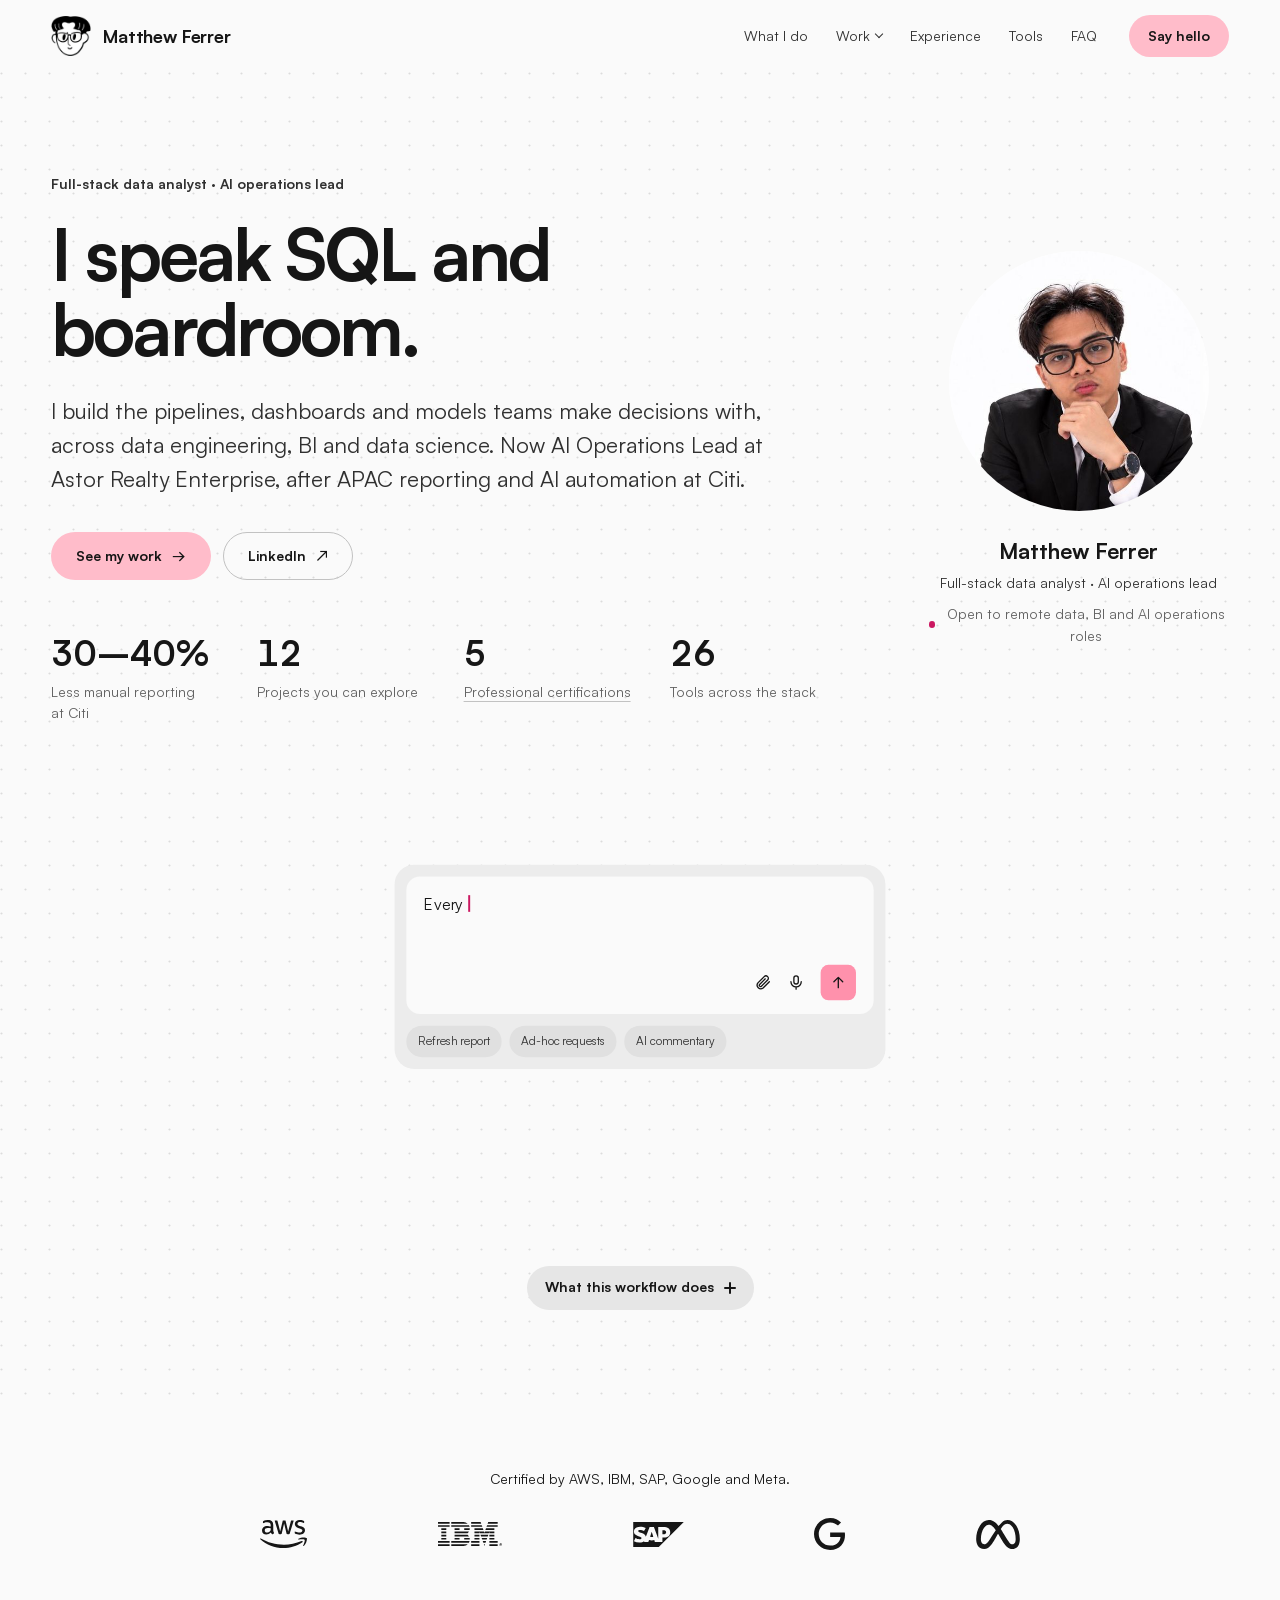
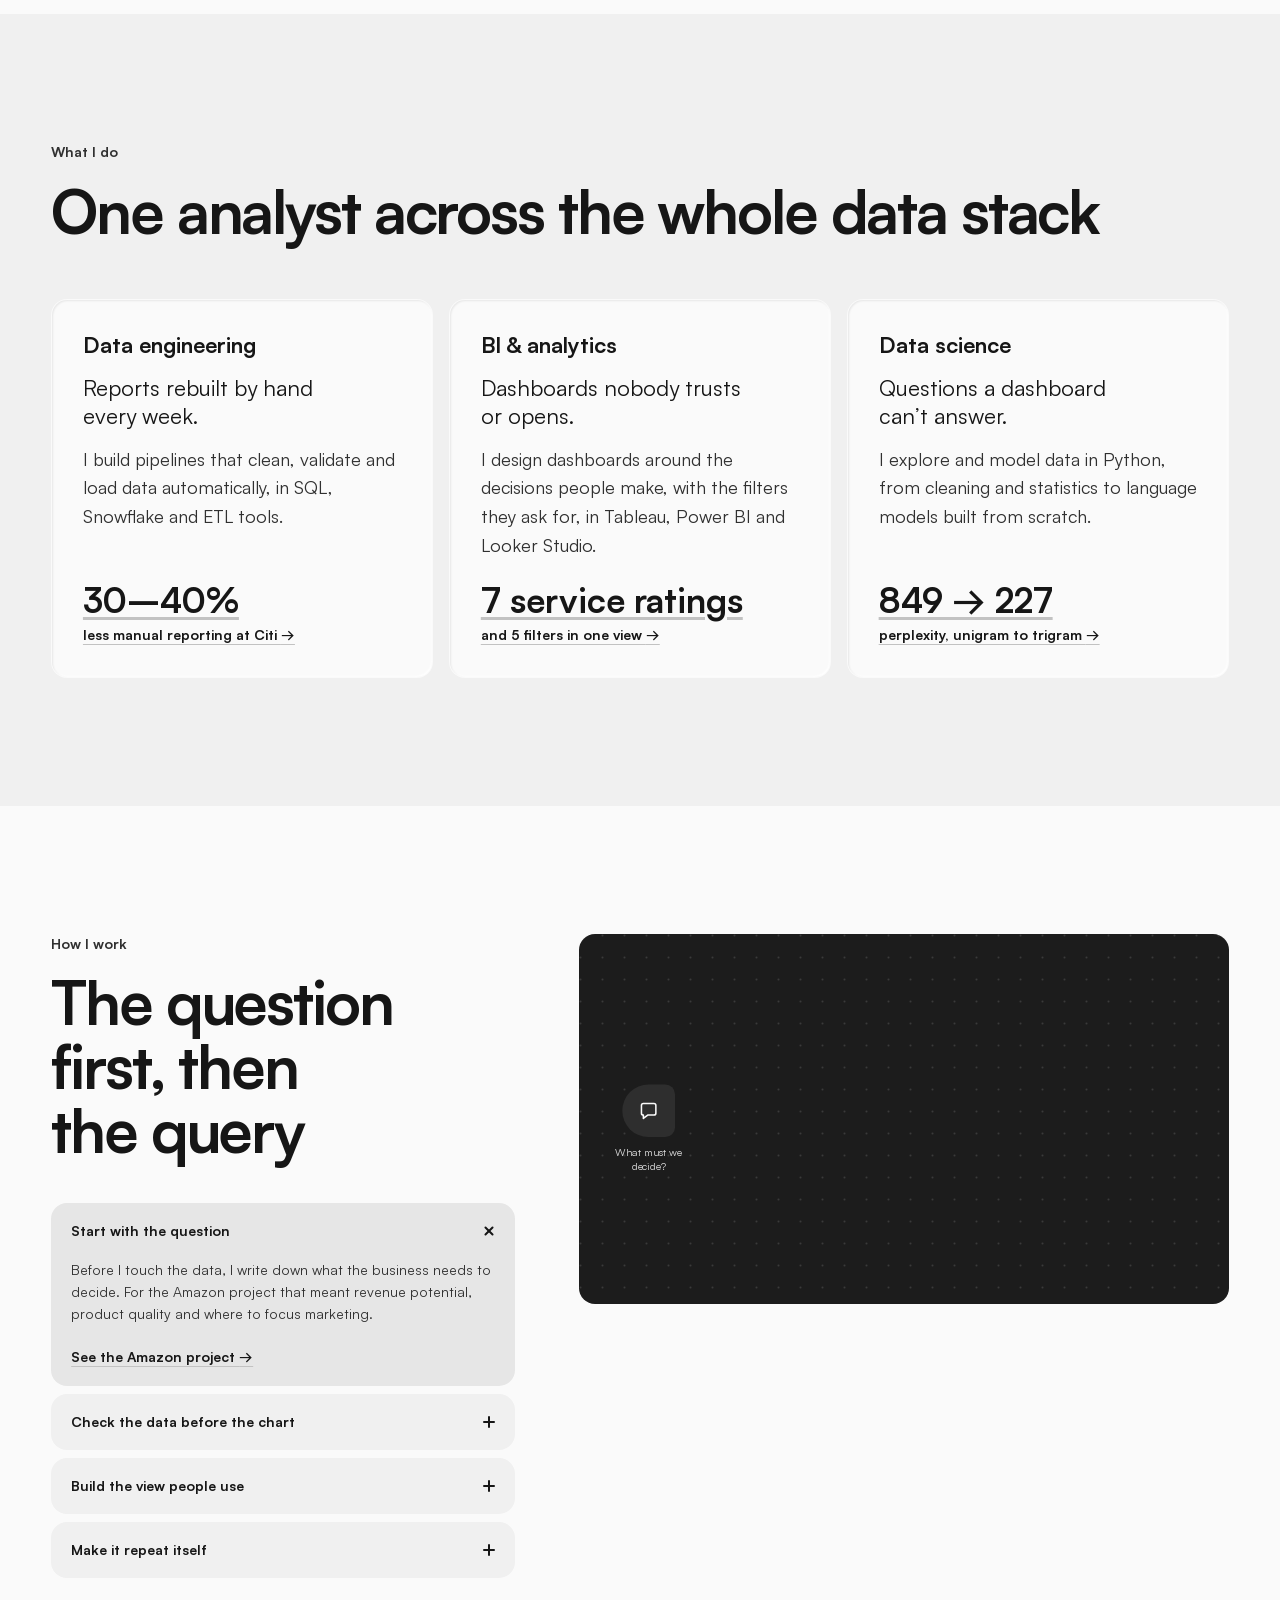
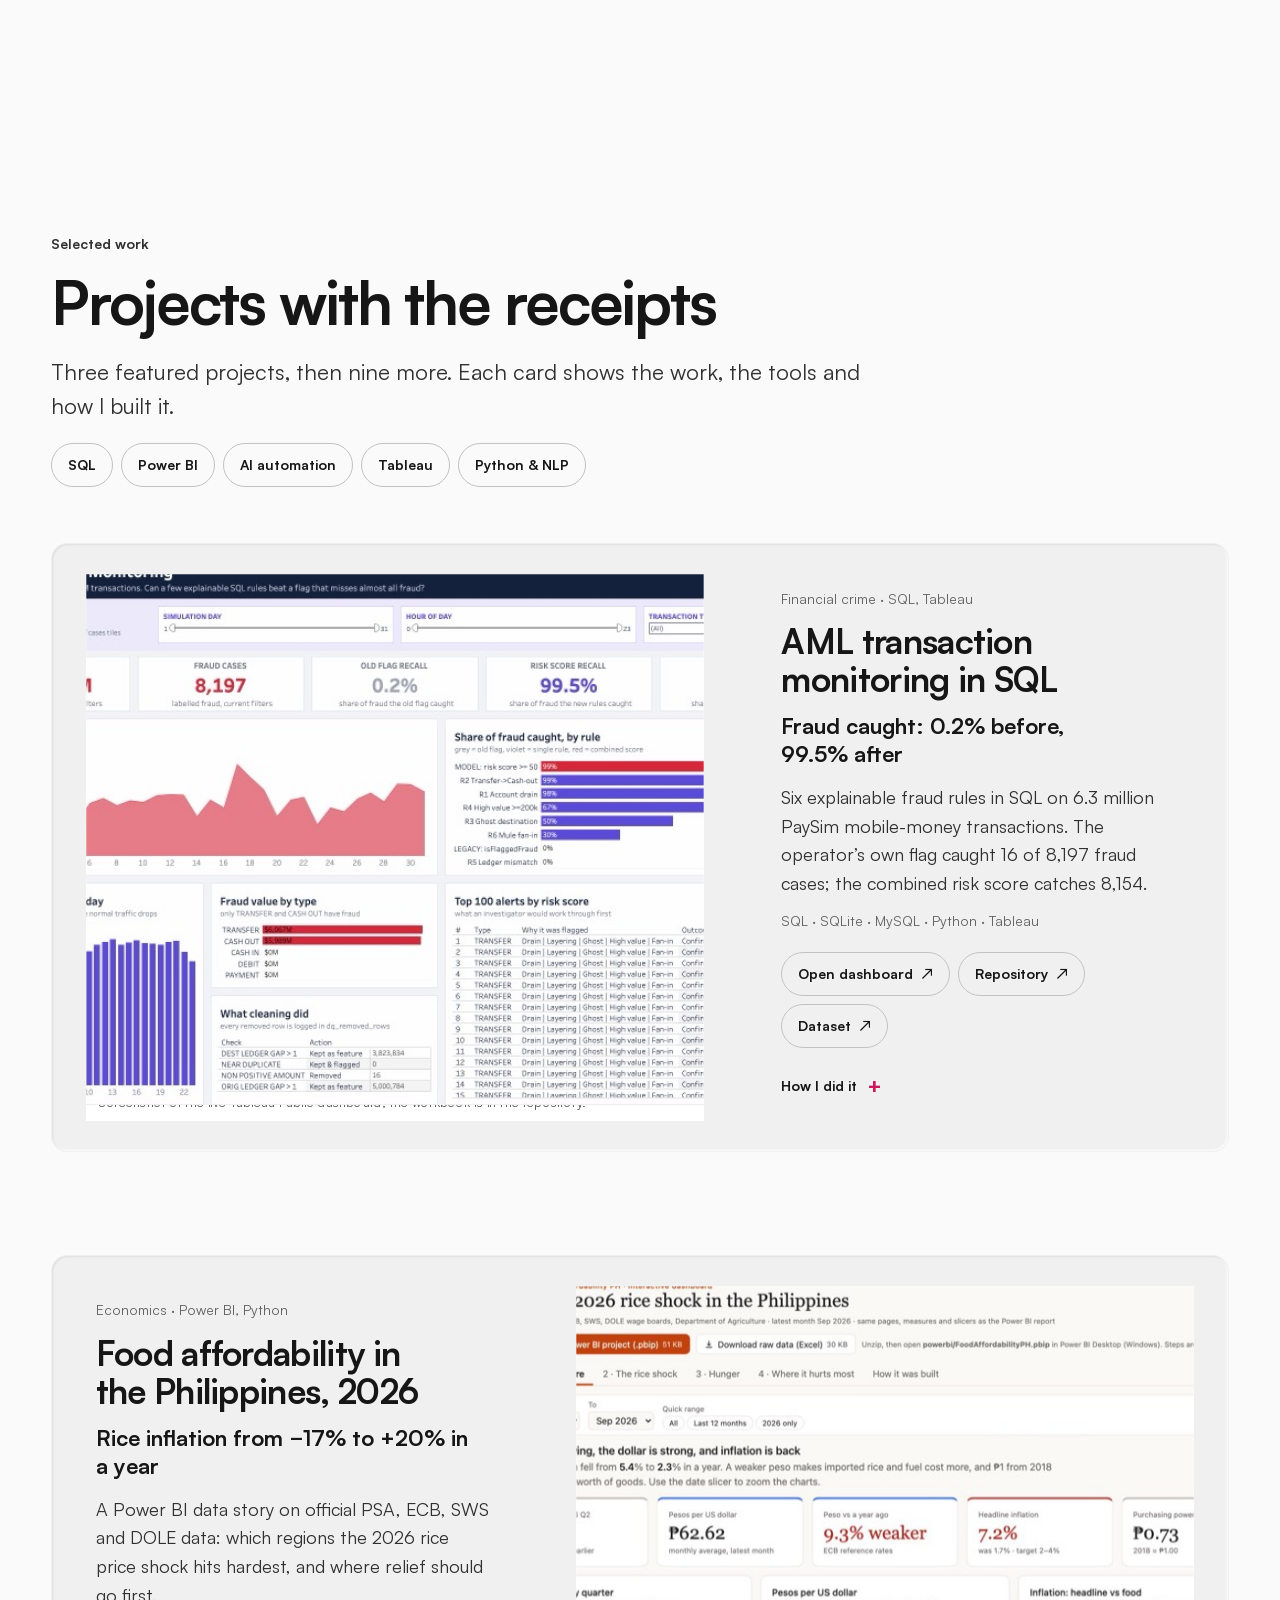
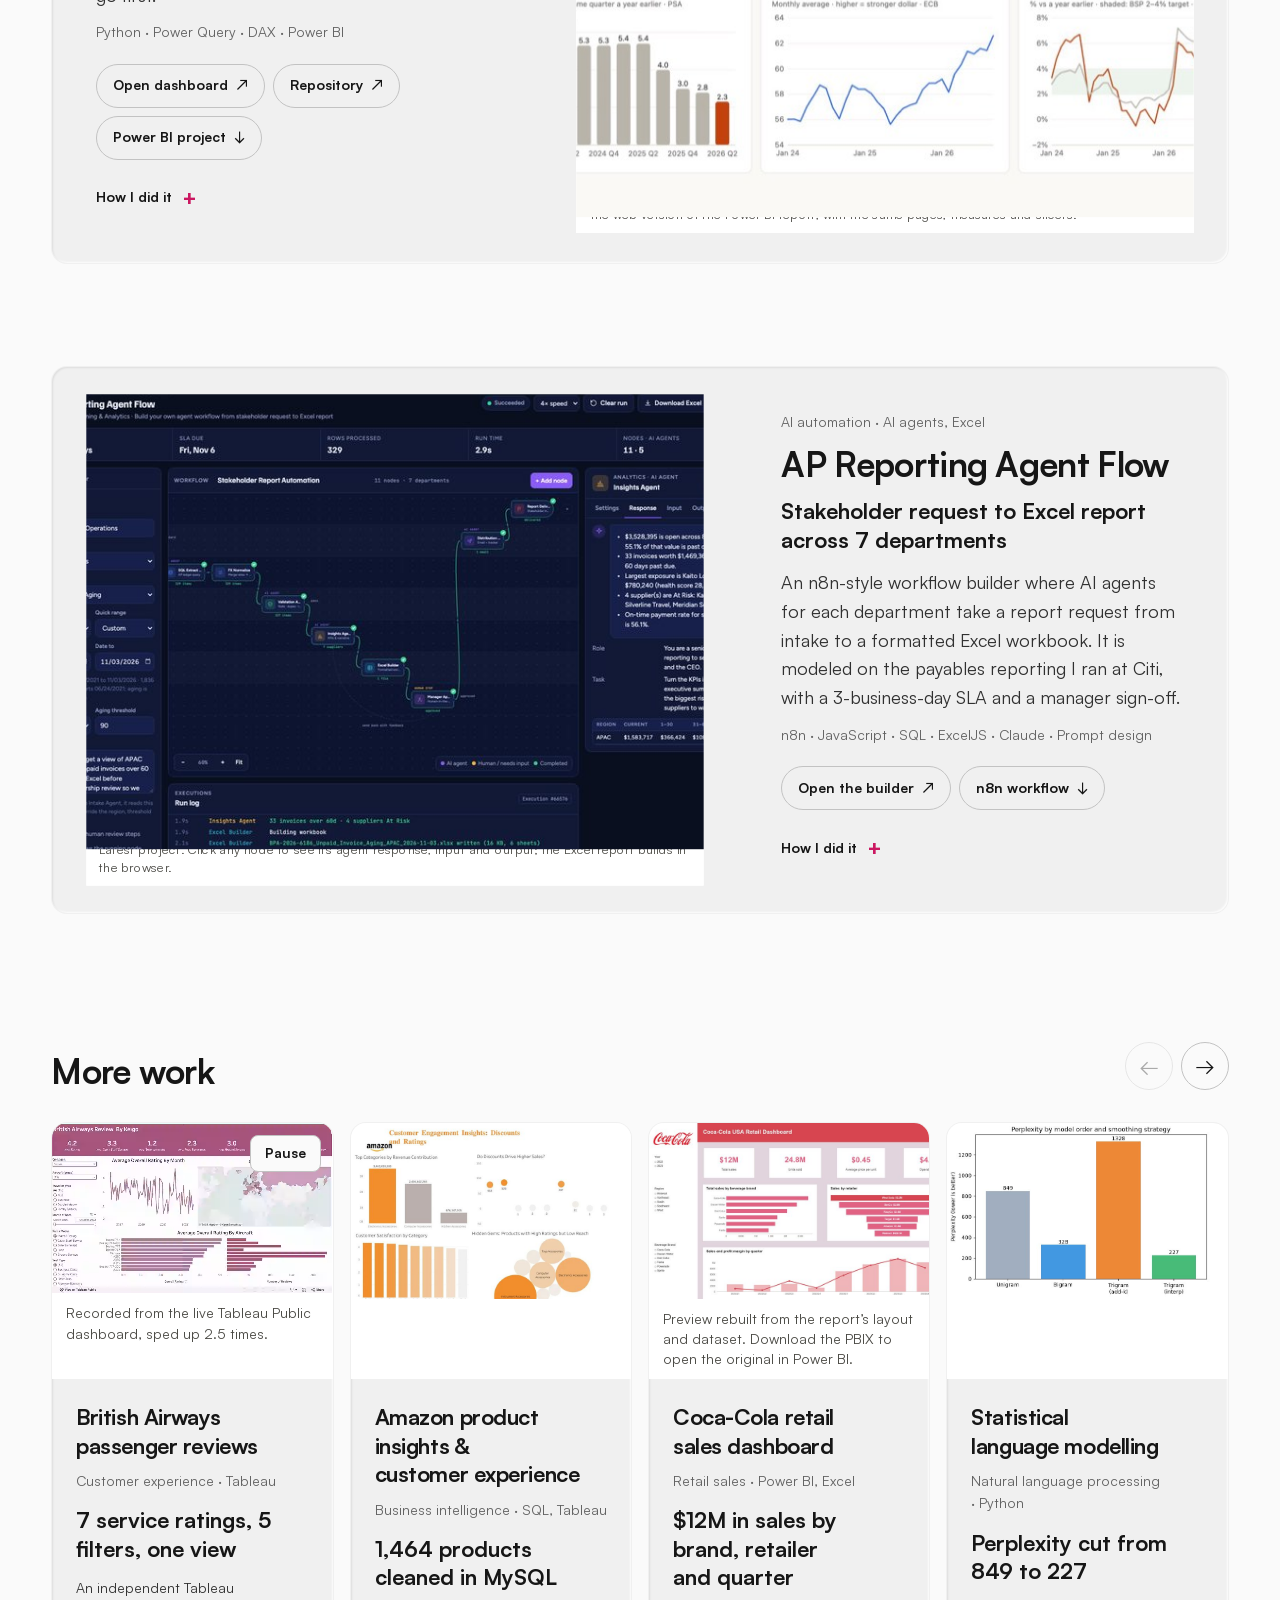
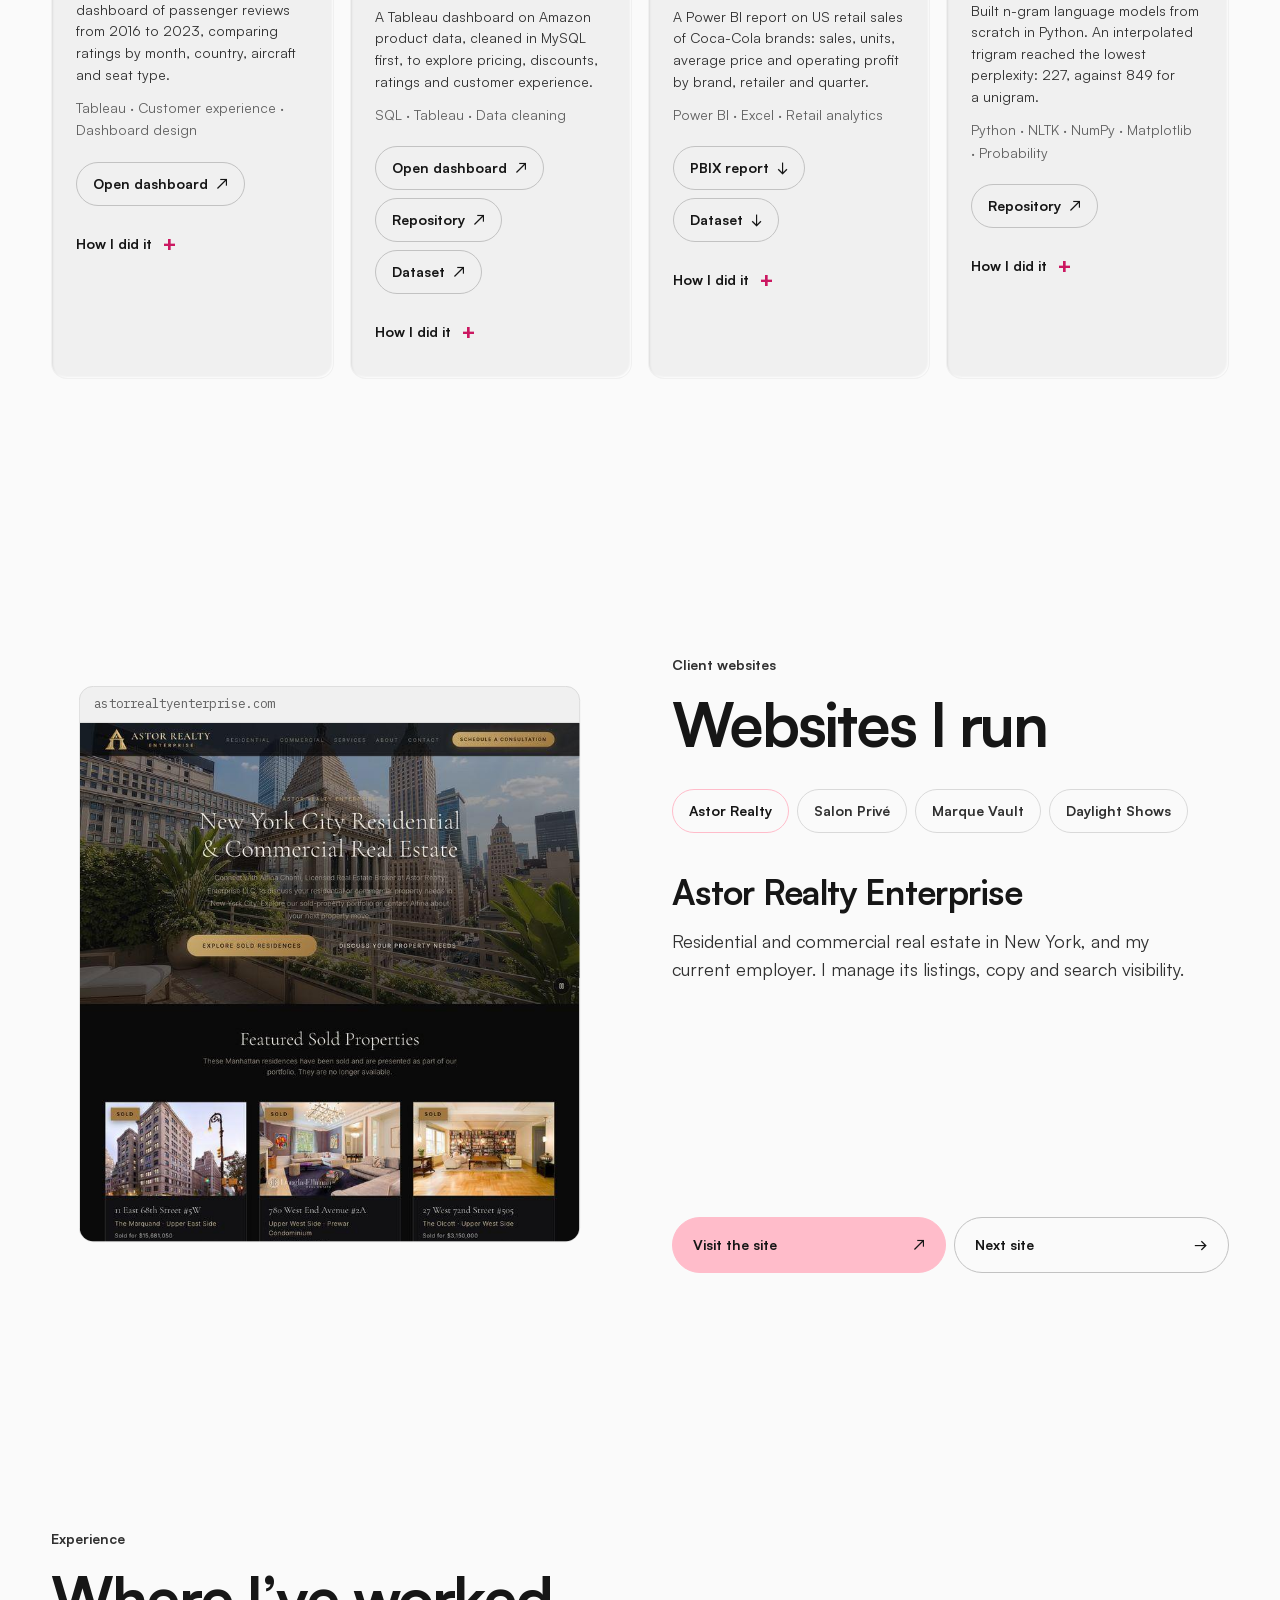
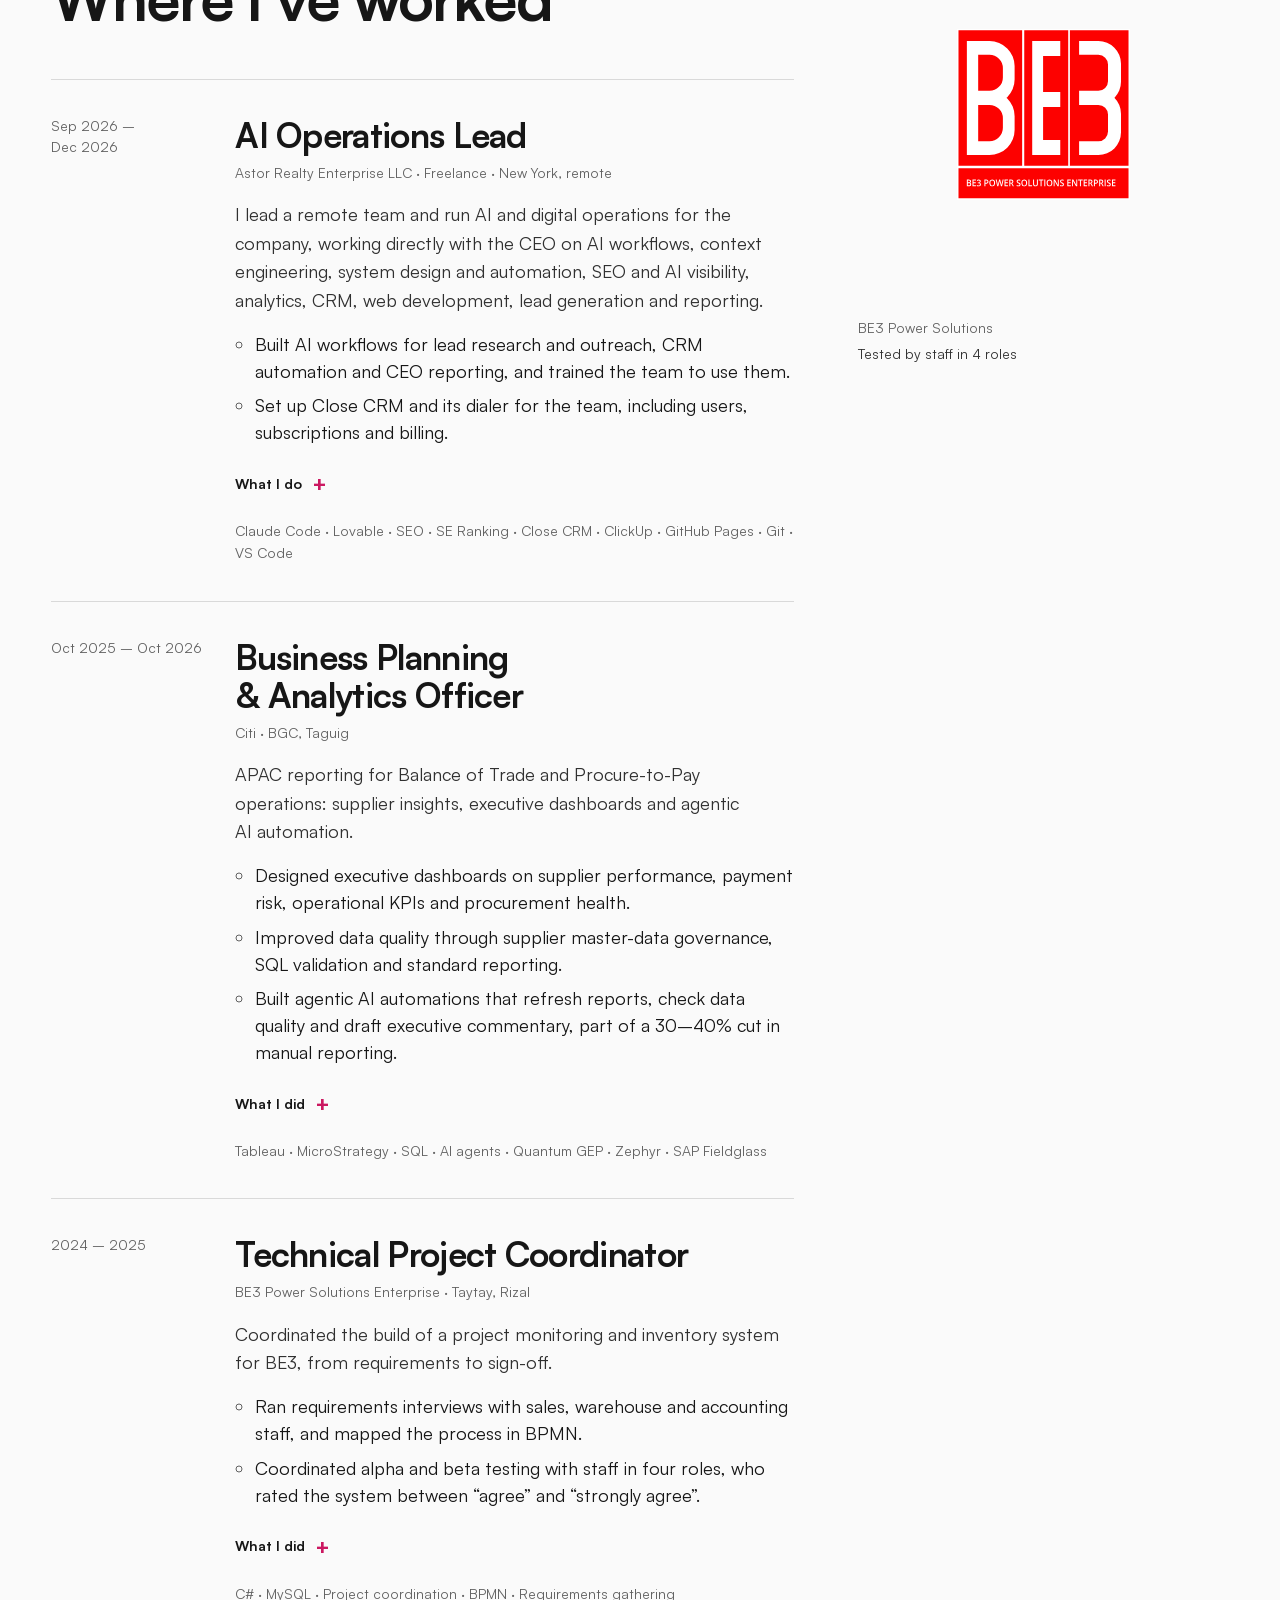
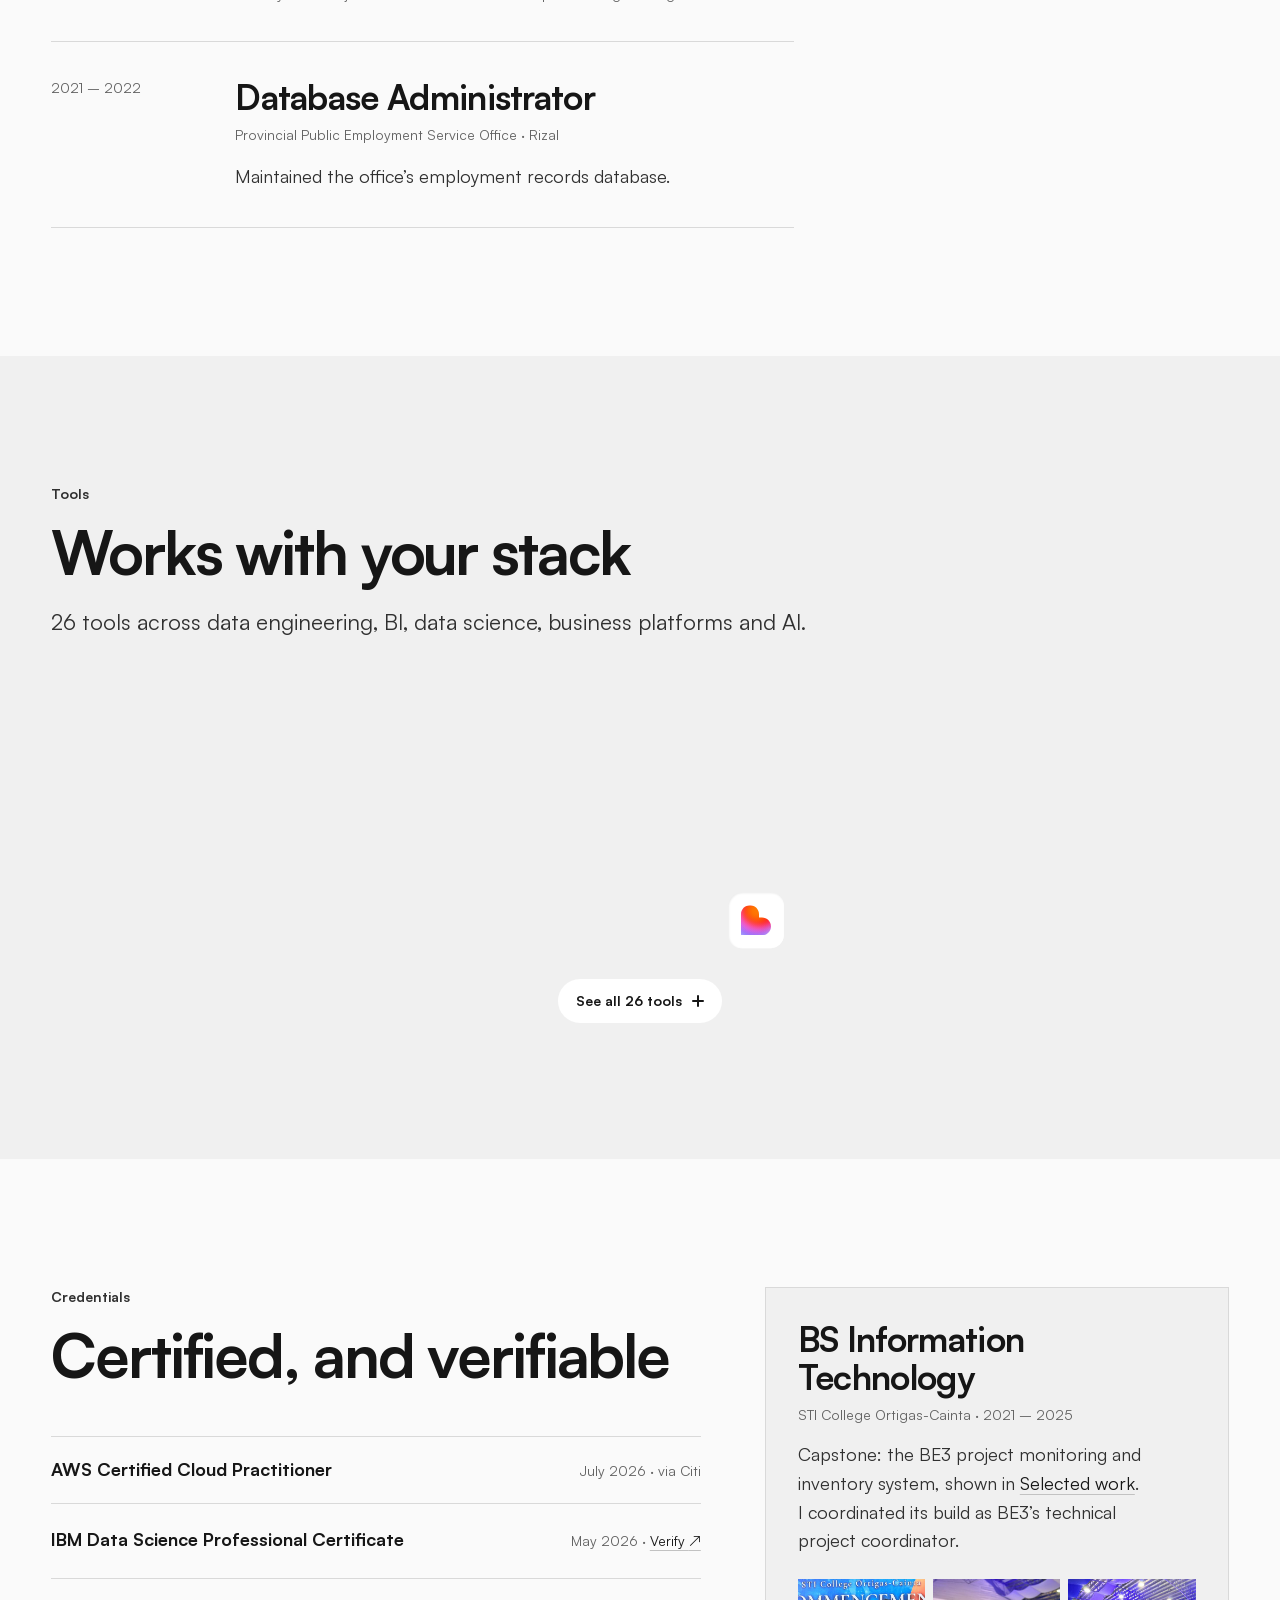
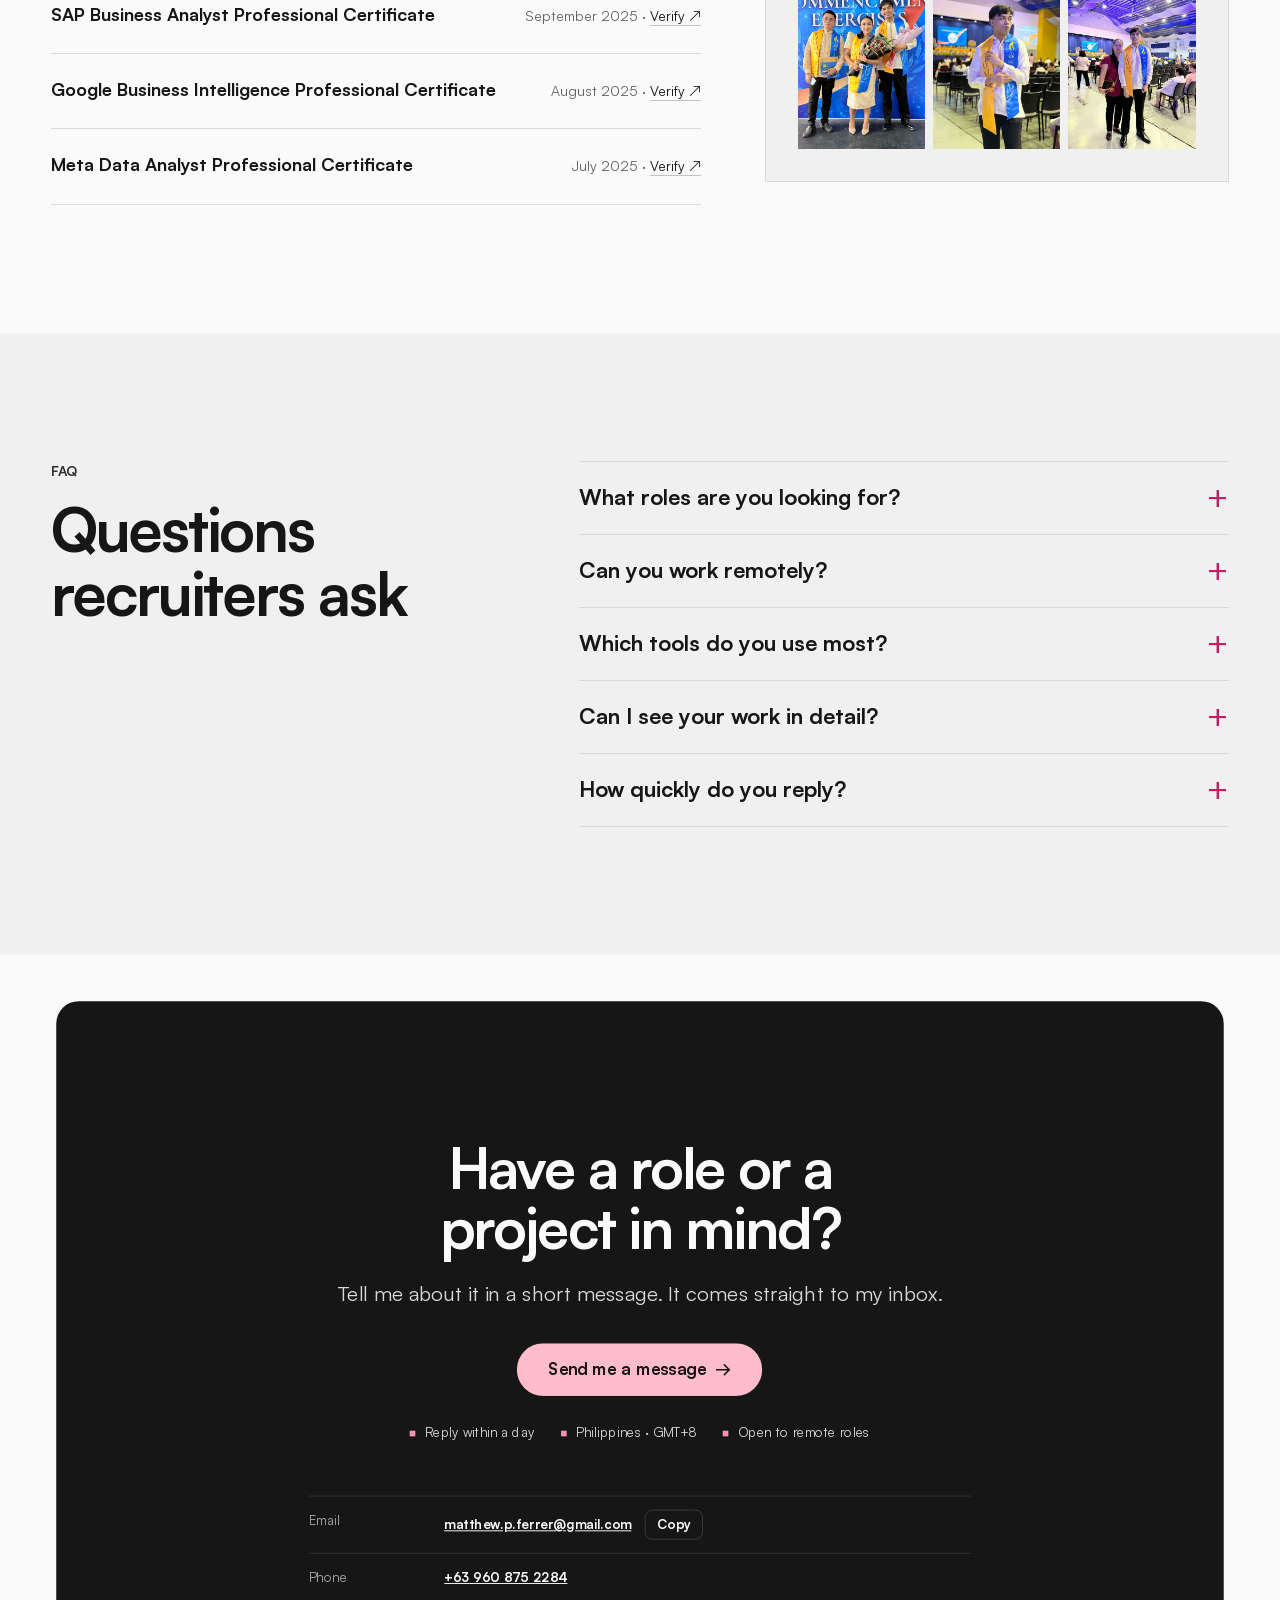
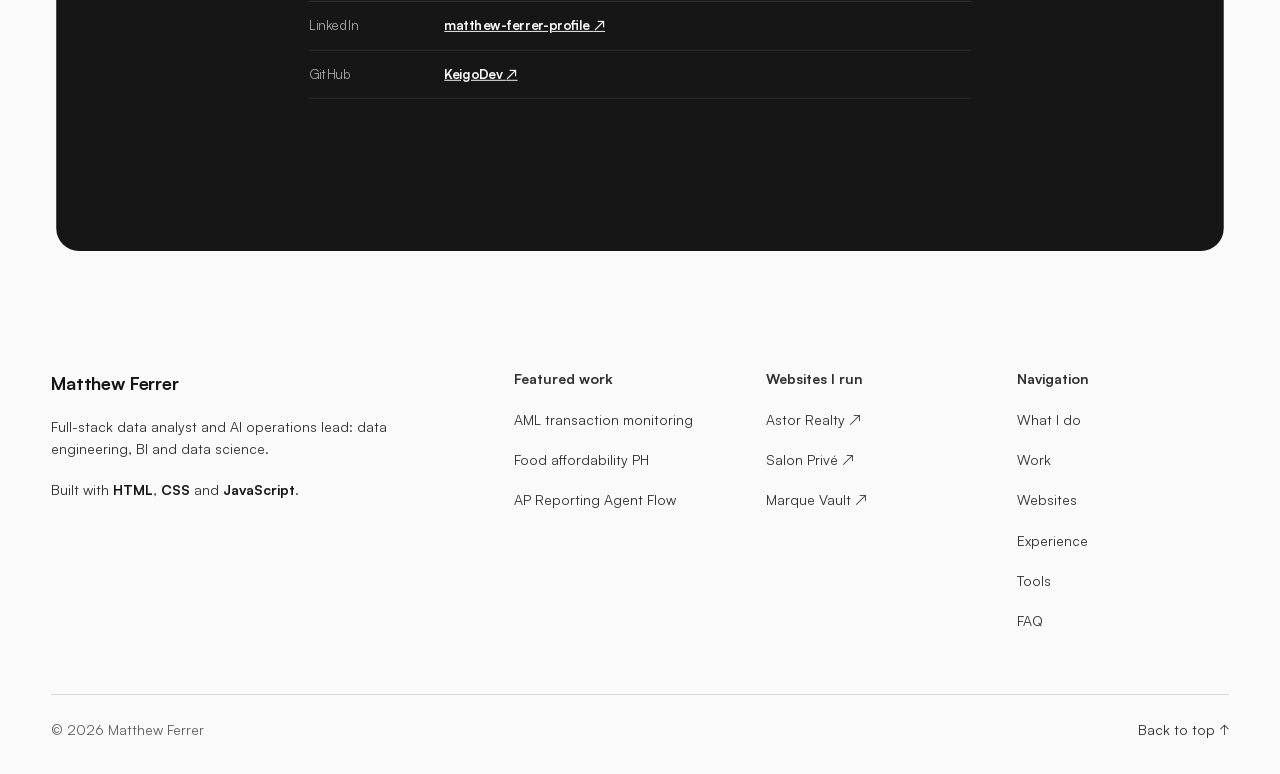
<file: index.html>
<!doctype html>
<html lang="en">
<head>
<meta charset="utf-8">
<meta http-equiv="Content-Security-Policy" content="default-src 'self'; script-src 'self' 'sha256-ojDvjie3BNfw20Ha07njOtK/KqYg31ANGC00QX3Je3k='; style-src 'self' 'unsafe-inline'; img-src 'self' data:; connect-src https://api.web3forms.com; object-src 'none'; base-uri 'self'; form-action 'self'; upgrade-insecure-requests">
<meta name="viewport" content="width=device-width,initial-scale=1">
<title>Matthew Ferrer | Full-Stack Data Analyst &amp; AI Operations Lead</title>
<meta name="description" content="Full-stack data analyst and AI operations lead in the Philippines: SQL and Snowflake pipelines, Tableau and Power BI dashboards, AI automation.">
<meta name="theme-color" content="#fafafa">
<meta property="og:title" content="Matthew Ferrer | Full-Stack Data Analyst &amp; AI Operations Lead">
<meta property="og:description" content="Data engineering, BI, data science and AI operations: pipelines, dashboards and models in SQL, Python, Snowflake, Tableau and Power BI.">
<link rel="canonical" href="https://keigodev.github.io/KeigoDev.io/">
<meta property="og:type" content="profile">
<meta property="og:url" content="https://keigodev.github.io/KeigoDev.io/">
<meta property="og:site_name" content="Matthew Ferrer">
<meta property="og:image" content="https://keigodev.github.io/KeigoDev.io/assets/brand/og-image.jpg">
<meta property="og:image:alt" content="Matthew Ferrer, full-stack data analyst">
<meta property="og:image:width" content="1200">
<meta property="og:image:height" content="630">
<meta name="twitter:card" content="summary_large_image">
<meta name="twitter:image" content="https://keigodev.github.io/KeigoDev.io/assets/brand/og-image.jpg">
<link rel="icon" href="assets/brand/favicon.png?v=7" type="image/png" sizes="64x64">
<link rel="apple-touch-icon" href="assets/brand/apple-touch-icon.png?v=6">
<link rel="preload" href="assets/fonts/satoshi-400.woff2" as="font" type="font/woff2" crossorigin>
<script type="application/ld+json">
{
  "@context": "https://schema.org",
  "@type": "ProfilePage",
  "url": "https://keigodev.github.io/KeigoDev.io/",
  "name": "Matthew Ferrer | Full-Stack Data Analyst & AI Operations Lead",
  "dateModified": "2026-11-03",
  "mainEntity": {
    "@type": "Person",
    "name": "Matthew Ferrer",
    "url": "https://keigodev.github.io/KeigoDev.io/",
    "image": "https://keigodev.github.io/KeigoDev.io/assets/web/matt.jpg",
    "jobTitle": [
      "Full-Stack Data Analyst",
      "AI Operations Lead"
    ],
    "worksFor": {
      "@type": "Organization",
      "name": "Astor Realty Enterprise LLC",
      "url": "https://astorrealtyenterprise.com/"
    },
    "address": {
      "@type": "PostalAddress",
      "addressCountry": "PH"
    },
    "alumniOf": {
      "@type": "CollegeOrUniversity",
      "name": "STI College Ortigas-Cainta"
    },
    "knowsAbout": [
      "SQL",
      "Python",
      "Snowflake",
      "ETL",
      "Tableau",
      "Power BI",
      "Data engineering",
      "Business intelligence",
      "Data science",
      "SEO",
      "AI visibility",
      "AI operations",
      "AI automation"
    ],
    "sameAs": [
      "https://www.linkedin.com/in/matthew-ferrer-profile/",
      "https://github.com/KeigoDev"
    ],
    "@id": "https://keigodev.github.io/KeigoDev.io/#person"
  }
}
</script>
<link rel="stylesheet" href="css/style.css">
<script>
document.documentElement.classList.add('js');
// The motion layer loads once the first screen has painted, so it never holds that screen up.
(() => {
  let started = false;
  const loadMotion = () => {
    if (started) return;
    started = true;
    ['js/vendor/gsap.min.js', 'js/vendor/ScrollTrigger.min.js', 'js/vendor/lenis.min.js', 'js/motion.js'].forEach(src => {
      const script = document.createElement('script');
      script.src = src;
      script.async = false;
      document.head.append(script);
    });
  };
  try {
    new PerformanceObserver((list, observer) => {
      if (list.getEntriesByName('first-contentful-paint').length) {
        observer.disconnect();
        setTimeout(loadMotion, 0);
      }
    }).observe({ type: 'paint', buffered: true });
  } catch (error) {
    addEventListener('load', loadMotion);
  }
  // Safety net in case the paint signal never arrives.
  addEventListener('load', () => setTimeout(loadMotion, 2500));
})();
</script>
<script src="js/script.js" defer></script>
</head>
<body>
<a class="skip-link" href="#main">Skip to content</a>

<header class="site-nav">
  <div class="nav-inner">
    <a class="brand" href="#top" aria-label="Matthew Ferrer, back to top"><img class="brand-face" src="assets/brand/face.png?v=2" alt="" width="40" height="40"><span class="brand-name">Matthew Ferrer</span></a>
    <nav class="nav-links" id="navLinks" aria-label="Main navigation">
      <a href="#services">What I do</a>
      <div class="nav-work">
        <button class="nav-work-toggle" id="workToggle" type="button" aria-expanded="false" aria-controls="workPanel">Work <span class="nav-caret" aria-hidden="true"></span></button>
        <div class="work-panel" id="workPanel">
          <ul class="work-tiles" aria-label="Featured projects">
            <li><a class="work-tile" href="#p-aml"><img src="assets/logos/sql.svg" alt="" width="28" height="28" loading="lazy"><strong>AML monitoring in SQL</strong><span>Fraud caught: 0.2% before, 99.5% after</span></a></li>
            <li><a class="work-tile" href="#p-food"><img src="assets/logos/powerbi.svg" alt="" width="28" height="28" loading="lazy"><strong>Food affordability, PH</strong><span>Rice inflation from −17% to +20% in a year</span></a></li>
            <li><a class="work-tile" href="#p-agentflow"><img src="assets/logos/n8n.svg" alt="" width="28" height="28" loading="lazy"><strong>AP Reporting Agent Flow</strong><span>Request to Excel report across 7 departments</span></a></li>
            <li><a class="work-tile" href="#p-airways"><img src="assets/logos/tableau.svg" alt="" width="28" height="28" loading="lazy"><strong>British Airways reviews</strong><span>7 service ratings, 5 filters, one view</span></a></li>
            <li><a class="work-tile" href="#p-amazon"><img src="assets/logos/sql.svg" alt="" width="28" height="28" loading="lazy"><strong>Amazon product insights</strong><span>1,464 products cleaned in MySQL</span></a></li>
            <li><a class="work-tile" href="#work"><span class="work-all" aria-hidden="true">→</span><strong>All 12 projects</strong><span>Every project with its tools and results</span></a></li>
          </ul>
        </div>
      </div>
      <a href="#experience">Experience</a>
      <a href="#skills">Tools</a>
      <a href="#faq">FAQ</a>
    </nav>
    <div class="nav-actions">
      <a class="btn btn-accent nav-cta mail-open" href="#contact">Say hello</a>
      <button id="navToggle" class="nav-toggle" type="button" aria-label="Open menu" aria-expanded="false" aria-controls="navLinks">Menu</button>
    </div>
  </div>
</header>

<main id="main">

<!-- First screen: the claim, the proof in numbers, and the person -->
<section class="hero" id="top" aria-labelledby="heroTitle">
  <div class="wrap hero-grid">
    <div class="hero-copy">
      <p class="label">Full-stack data analyst · AI operations lead</p>
      <h1 class="hero-title" id="heroTitle">I speak SQL and <em>boardroom.</em></h1>
      <p class="hero-sub">I build the pipelines, dashboards and models teams make decisions with, across data engineering, BI and data science. Now AI Operations Lead at Astor Realty Enterprise, after APAC reporting and AI automation at Citi.</p>
      <p class="hero-actions"><a class="btn btn-accent" href="#work">See my work <span aria-hidden="true">→</span></a><a class="btn btn-outline" href="https://www.linkedin.com/in/matthew-ferrer-profile/" target="_blank" rel="noopener noreferrer">LinkedIn <span aria-hidden="true">↗</span></a></p>
      <dl class="hero-stats">
        <div><dt>30–40%</dt><dd>Less manual reporting at Citi</dd></div>
        <div><dt>12</dt><dd>Projects you can explore</dd></div>
        <div class="stat-link"><dt>5</dt><dd><a href="#credentials">Professional certifications</a></dd></div>
        <div><dt>26</dt><dd>Tools across the stack</dd></div>
      </dl>
    </div>
    <figure class="hero-portrait">
      <img src="assets/web/matt.jpg" srcset="assets/web/matt-480w.jpg 480w, assets/web/matt.jpg 724w" sizes="(max-width: 959px) 60vw, 280px" alt="Matthew Ferrer in a dark suit" width="724" height="1086" fetchpriority="high">
      <figcaption><strong>Matthew Ferrer</strong><span>Full-stack data analyst · AI operations lead</span><small class="status">Open to remote data, BI and AI operations roles</small></figcaption>
    </figure>
  </div>
  <!-- After n8n.io's hero: a request typed into a prompt becomes a workflow of the tools I use. Built by script.js, animated by motion.js. -->
  <div class="wrap hero-flow">
    <div class="flow-view" data-flow="hero" data-min="0.7" data-ui><div class="flow-pan"><div class="flow-stage"></div></div></div>
    <p class="sr-only flow-live" aria-live="polite"></p>
    <p class="flow-actions"><button class="expand" type="button" aria-expanded="false" aria-controls="heroFlowMore">What this workflow does <span class="expand-mark" aria-hidden="true"></span></button></p>
    <div class="expand-body" id="heroFlowMore">
      <div>
        <ol class="flow-steps">
          <li><strong>Every Monday, 7:00</strong>The run starts on its own; nobody rebuilds the report by hand.</li>
          <li><strong>Ad-hoc request in ServiceNow</strong>Requests outside the weekly run come in through ServiceNow and are tracked in Jira until they are delivered.</li>
          <li><strong>Pull the P2P ledger</strong>Invoices and supplier data come straight from the source system.</li>
          <li><strong>Check the data</strong>An AI agent with SQL, Python and Snowflake flags duplicates, missing fields and outliers before anything goes out.</li>
          <li><strong>Refresh the dashboard</strong>The APAC Tableau dashboard updates with the checked data.</li>
          <li><strong>Send to the leads</strong>The report and its AI-drafted commentary go out on schedule. I review every draft first.</li>
        </ol>
        <p class="flow-note">Work like this cut manual reporting at Citi by 30–40%. <a href="#experience">See Citi in my experience <span aria-hidden="true">→</span></a></p>
      </div>
    </div>
  </div>
</section>

<!-- Certified by: one row of single-ink marks under one sentence, after n8n.io's "trusted by" row -->
<section class="certified" aria-labelledby="certifiedLine">
  <div class="wrap">
    <a class="certified-row" href="#credentials">
      <h2 class="certified-line" id="certifiedLine">Certified by AWS, IBM, SAP, Google and Meta.</h2>
      <ul class="certified-logos" aria-hidden="true">
          <li><img src="assets/logos/aws-mono.svg" alt="" width="47" height="28" loading="lazy"></li>
          <li><img src="assets/logos/ibm-mono.svg" alt="" width="64" height="24" loading="lazy"></li>
          <li><img src="assets/logos/sap-mono.svg" alt="" width="51" height="25" loading="lazy"></li>
          <li><img src="assets/logos/google-mono.svg" alt="" width="31" height="32" loading="lazy"></li>
          <li><img src="assets/logos/meta-mono.svg" alt="" width="44" height="29" loading="lazy"></li>
      </ul>
    </a>
  </div>
</section>

<!-- What I do -->
<section class="services" id="services" aria-labelledby="servicesHeading">
  <div class="wrap">
    <p class="label">What I do</p>
    <h2 class="title" id="servicesHeading">One analyst across the <em>whole</em> data stack</h2>
    <ol class="cards cards-3">
      <li class="card-box">
        <h3>Data engineering</h3>
        <p class="card-problem">Reports rebuilt by hand every week.</p>
        <p>I build pipelines that clean, validate and load data automatically, in SQL, Snowflake and ETL tools.</p>
        <a class="card-proof" href="#experience"><strong>30–40%</strong> less manual reporting at Citi <span aria-hidden="true">→</span></a>
      </li>
      <li class="card-box">
        <h3>BI &amp; analytics</h3>
        <p class="card-problem">Dashboards nobody trusts or opens.</p>
        <p>I design dashboards around the decisions people make, with the filters they ask for, in Tableau, Power BI and Looker Studio.</p>
        <a class="card-proof" href="#p-airways"><strong>7 service ratings</strong> and 5 filters in one view <span aria-hidden="true">→</span></a>
      </li>
      <li class="card-box">
        <h3>Data science</h3>
        <p class="card-problem">Questions a dashboard can’t answer.</p>
        <p>I explore and model data in Python, from cleaning and statistics to language models built from scratch.</p>
        <a class="card-proof" href="#p-ngram"><strong>849 → 227</strong> perplexity, unigram to trigram <span aria-hidden="true">→</span></a>
      </li>
    </ol>
  </div>
</section>

<!-- How I work -->
<section class="method" id="about" aria-labelledby="aboutHeading">
  <div class="wrap method-grid">
    <div class="method-copy">
      <p class="label">How I work</p>
      <h2 class="title" id="aboutHeading">The question first, <em>then</em> the query</h2>
      <ol class="steps">
        <li class="step">
          <h3><button class="expand step-toggle" type="button" aria-expanded="true" aria-controls="step-1">Start with the question<span class="expand-mark" aria-hidden="true"></span></button></h3>
          <div class="expand-body is-open" id="step-1"><div><p>Before I touch the data, I write down what the business needs to decide. For the Amazon project that meant revenue potential, product quality and where to focus marketing.</p><a class="card-link" href="#p-amazon">See the Amazon project <span aria-hidden="true">→</span></a></div></div>
        </li>
        <li class="step">
          <h3><button class="expand step-toggle" type="button" aria-expanded="false" aria-controls="step-2">Check the data before the chart<span class="expand-mark" aria-hidden="true"></span></button></h3>
          <div class="expand-body" id="step-2"><div><p>I clean and validate before I chart anything. For my AML project I checked 6.3 million transactions in SQL and logged every removed row. At Citi I validated supplier master data with SQL.</p><a class="card-link" href="#p-aml">See the AML project <span aria-hidden="true">→</span></a></div></div>
        </li>
        <li class="step">
          <h3><button class="expand step-toggle" type="button" aria-expanded="false" aria-controls="step-3">Build the view people use<span class="expand-mark" aria-hidden="true"></span></button></h3>
          <div class="expand-body" id="step-3"><div><p>A dashboard earns its place with the filters people ask for. My British Airways dashboard switches metric, seat type, aircraft and continent in one view.</p><a class="card-link" href="#p-airways">See the dashboard <span aria-hidden="true">→</span></a></div></div>
        </li>
        <li class="step">
          <h3><button class="expand step-toggle" type="button" aria-expanded="false" aria-controls="step-4">Make it repeat itself<span class="expand-mark" aria-hidden="true"></span></button></h3>
          <div class="expand-body" id="step-4"><div><p>When a report runs every week, I automate it. At Citi I moved APAC reporting onto Tableau and SQL pipelines, and cut manual reporting effort by 30–40%.</p><a class="card-link" href="#experience">See the result <span aria-hidden="true">→</span></a></div></div>
        </li>
      </ol>
    </div>
    <div class="method-canvas"><div class="flow-view flow-dark" data-flow="method" aria-hidden="true" data-ui><div class="flow-pan"><div class="flow-stage"></div></div></div></div>
  </div>
</section>

<!-- Selected work -->
<section class="work" id="work" aria-labelledby="workHeading">
  <div class="wrap">
    <p class="label">Selected work</p>
    <h2 class="title" id="workHeading">Projects with the <em>receipts</em></h2>
    <p class="intro">Three featured projects, then nine more. Each card shows the work, the tools and how I built it.</p>
    <nav class="project-links" aria-label="Jump to a kind of project">
      <a href="#p-aml">SQL</a>
      <a href="#p-food">Power BI</a>
      <a href="#p-agentflow">AI automation</a>
      <a href="#p-airways">Tableau</a>
      <a href="#p-ngram">Python &amp; NLP</a>
    </nav>
    <div class="deck">
        <article class="project card" id="p-aml" data-tags="sql python tableau">
          <figure class="project-media">
            <img src="assets/work/aml-monitoring.jpg" srcset="assets/work/aml-monitoring-480w.jpg 480w, assets/work/aml-monitoring-800w.jpg 800w, assets/work/aml-monitoring.jpg 1600w" sizes="(max-width: 899px) 100vw, 56vw" alt="Tableau dashboard, AML Transaction Monitoring, with filters for simulation day, hour of day, transaction type and rule group: $12,056M fraud value, 8,197 fraud cases, old flag recall 0.2% against 99.5% for the risk score, fraud by day, hour and type, share of fraud caught by rule, a data cleaning summary and the top 100 alerts" width="1600" height="1000" loading="lazy">
            <figcaption class="media-note">Screenshot of the live Tableau Public dashboard; the workbook is in the repository.</figcaption>
          </figure>
          <div class="card-body">
            <h3>AML transaction monitoring in SQL</h3>
            <p class="project-field">Financial crime · SQL, Tableau</p>
            <p class="project-result">Fraud caught: 0.2% before, 99.5% after</p>
            <p class="project-desc">Six explainable fraud rules in SQL on 6.3 million PaySim mobile-money transactions. The operator’s own flag caught 16 of 8,197 fraud cases; the combined risk score catches 8,154.</p>
            <p class="project-tools">SQL · SQLite · MySQL · Python · Tableau</p>
            <p class="project-links">
              <a href="https://public.tableau.com/app/profile/matthew.ferrer/viz/AMLFraudMonitoring/AMLMonitoringDashboard" target="_blank" rel="noopener">Open dashboard <span aria-hidden="true">↗</span></a>
              <a href="https://github.com/KeigoDev/SQL-Driven-AML-Transaction-Monitoring" target="_blank" rel="noopener">Repository <span aria-hidden="true">↗</span></a>
              <a href="https://www.kaggle.com/datasets/ealaxi/paysim1" target="_blank" rel="noopener">Dataset <span aria-hidden="true">↗</span></a>
            </p>
            <details class="project-more">
              <summary>How I did it</summary>
              <ul>
                <li>Loaded the 470 MB CSV into SQLite with Python in 500,000-row chunks, keeping each row’s line number so any alert traces back to the file.</li>
                <li>Cleaned it in SQL: every removed row is logged with its reason, and a check confirms raw = clean + removed. Balance mismatches are kept as a signal, not deleted.</li>
                <li>Wrote six weighted rules, from account drain and transfer-then-cash-out to mule fan-in. None of them uses the fraud label, and every alert shows which rules it hit.</li>
                <li>Measured precision and recall for the old flag, each rule and the combined score. Transfer-then-cash-out alone catches 99.5% of fraud at 90% precision.</li>
                <li>Built a Tableau workbook on the SQL output: KPI tiles, fraud by day and hour, recall by rule, a data quality panel and the alert queue. The same SQL also runs on MySQL 8.</li>
              </ul>
            </details>
          </div>
        </article>

        <article class="project card" id="p-food" data-tags="powerbi python">
          <figure class="project-media">
            <img src="assets/work/food-affordability.jpg" srcset="assets/work/food-affordability-480w.jpg 480w, assets/work/food-affordability-800w.jpg 800w, assets/work/food-affordability.jpg 1440w" sizes="(max-width: 899px) 100vw, 56vw" alt="Interactive dashboard titled “The 2026 rice shock in the Philippines”: GDP growth down to 2.3%, ₱62.62 per US dollar, headline inflation at 7.2% against the 2–4% target" width="1440" height="1013" loading="lazy">
            <figcaption class="media-note">The web version of the Power BI report, with the same pages, measures and slicers.</figcaption>
          </figure>
          <div class="card-body">
            <h3>Food affordability in the Philippines, 2026</h3>
            <p class="project-field">Economics · Power BI, Python</p>
            <p class="project-result">Rice inflation from −17% to +20% in a year</p>
            <p class="project-desc">A Power BI data story on official PSA, ECB, SWS and DOLE data: which regions the 2026 rice price shock hits hardest, and where relief should go first.</p>
            <p class="project-tools">Python · Power Query · DAX · Power BI</p>
            <p class="project-links">
              <a href="https://keigodev.github.io/Food-Affordability-PH-2026-a-Power-BI-data-story-on-real-data/" target="_blank" rel="noopener">Open dashboard <span aria-hidden="true">↗</span></a>
              <a href="https://github.com/KeigoDev/Food-Affordability-PH-2026-a-Power-BI-data-story-on-real-data" target="_blank" rel="noopener">Repository <span aria-hidden="true">↗</span></a>
              <a href="assets/downloads/food-affordability-powerbi.zip" download>Power BI project <span aria-hidden="true">↓</span></a>
            </p>
            <details class="project-more">
              <summary>How I did it</summary>
              <ul>
                <li>Pulled rice prices, inflation, GDP and exchange rates from the PSA OpenSTAT and ECB APIs into Excel with Python.</li>
                <li>Cleaned the data in Power Query: unpivoted month columns, turned unreleased-month placeholders into nulls and matched PSA’s two region-naming styles.</li>
                <li>Modelled a star schema with Calendar and Region tables and wrote 46 DAX measures, including latest-month against year-earlier comparisons.</li>
                <li>Checked every layer with a Python script before sharing: queries, columns, measures and expected card values all agree.</li>
                <li>Found that 12 of 18 regions have rice inflation above the national 20.3%, led by Western Visayas at 30.0%.</li>
              </ul>
            </details>
          </div>
        </article>

        <article class="project card" id="p-agentflow" data-tags="ai automation excel sql">
          <figure class="project-media">
            <img src="assets/work/ap-agent-flow.jpg" srcset="assets/work/ap-agent-flow-480w.jpg 480w, assets/work/ap-agent-flow-800w.jpg 800w, assets/work/ap-agent-flow.jpg 1600w" sizes="(max-width: 899px) 100vw, 56vw" alt="AP Reporting Agent Flow builder after a successful run: a request form with a 10/25/2021 to 11/03/2026 date range, a workflow canvas of AI agent nodes in department swimlanes from SQL extract to Excel builder and manager approval, and the Insights Agent response with open value, past-due share and suppliers at risk" width="1600" height="1000" loading="lazy">
            <figcaption class="media-note">Latest project. Click any node to see its agent response, input and output; the Excel report builds in the browser.</figcaption>
          </figure>
          <div class="card-body">
            <h3>AP Reporting Agent Flow</h3>
            <p class="project-field">AI automation · AI agents, Excel</p>
            <p class="project-result">Stakeholder request to Excel report across 7 departments</p>
            <p class="project-desc">An n8n-style workflow builder where AI agents for each department take a report request from intake to a formatted Excel workbook. It is modeled on the payables reporting I ran at Citi, with a 3-business-day SLA and a manager sign-off.</p>
            <p class="project-tools">n8n · JavaScript · SQL · ExcelJS · Claude · Prompt design</p>
            <p class="project-links">
              <a href="projects/ap-reporting-agent-flow/" target="_blank" rel="noopener">Open the builder <span aria-hidden="true">↗</span></a>
              <a href="projects/ap-reporting-agent-flow/ap-reporting-agent-flow.n8n.json" download>n8n workflow <span aria-hidden="true">↓</span></a>
            </p>
            <details class="project-more">
              <summary>How I did it</summary>
              <ul>
                <li>Mapped my Citi reporting process into seven department lanes: stakeholders, intake, data engineering, data quality, analytics, reporting and management review.</li>
                <li>Gave every AI agent an editable role and task. Nodes can be added, removed, reordered, deactivated or moved between departments, and missing steps are flagged before a run.</li>
                <li>Kept the numbers deterministic on a 900-invoice sample ledger: a read-only SQL extract by date range, FX to USD, duplicate and null checks with control-total reconciliation, aging buckets and supplier health scores.</li>
                <li>Added a human approval step that can send the run back to Analytics with feedback, which produces a new revision of the report.</li>
                <li>Generated a styled .xlsx in the browser with ExcelJS: summary, aging by region, supplier health, open invoices, data quality, agent notes and the run log.</li>
                <li>Rebuilt the same flow as an importable n8n workflow: a request form trigger, Claude agent nodes, a priority switch, Postgres extract, validation gate, Gmail approval with a send-back loop, Excel file and a Google Sheets tracker, with each department as a swimlane.</li>
              </ul>
            </details>
          </div>
        </article>

    </div>

    <div class="more-work" aria-labelledby="moreHeading">
      <div class="more-head">
        <h3 class="more-title" id="moreHeading">More work</h3>
        <div class="slider-controls">
          <button class="slider-btn" type="button" data-dir="-1" aria-label="Previous projects"><span aria-hidden="true">←</span></button>
          <button class="slider-btn" type="button" data-dir="1" aria-label="Next projects"><span aria-hidden="true">→</span></button>
        </div>
      </div>
      <div class="slider" tabindex="0" role="region" aria-label="More work">
        <article class="project card mini" id="p-airways" data-tags="tableau">
          <figure class="project-media has-video">
            <video class="project-video" muted loop playsinline preload="none" data-poster="assets/work/ba-metrics-poster.jpg" width="960" height="582" aria-label="Screen recording of the British Airways dashboard: switching the metric between overall rating, cabin staff, entertainment, food and ground service redraws every chart">
              <source src="assets/work/ba-metrics.webm" type="video/webm">
            </video>
            <button class="video-toggle" type="button">Pause</button>
            <figcaption class="media-note">Recorded from the live Tableau Public dashboard, sped up 2.5 times.</figcaption>
          </figure>
          <div class="card-body">
            <h3>British Airways passenger reviews</h3>
            <p class="project-field">Customer experience · Tableau</p>
            <p class="project-result">7 service ratings, 5 filters, one view</p>
            <p class="project-desc">An independent Tableau dashboard of passenger reviews from 2016 to 2023, comparing ratings by month, country, aircraft and seat type.</p>
            <p class="project-tools">Tableau · Customer experience · Dashboard design</p>
            <p class="project-links">
              <a href="https://public.tableau.com/views/AirwayDashboardByKeigo/Dashboard1?:language=en-US&amp;:sid=&amp;:redirect=auth&amp;:display_count=n&amp;:origin=viz_share_link" target="_blank" rel="noopener">Open dashboard <span aria-hidden="true">↗</span></a>
            </p>
            <details class="project-more">
              <summary>How I did it</summary>
              <ul>
                <li>Brought the review data into one view to compare service areas: cabin staff, entertainment, food, ground service, seat comfort and value.</li>
                <li>Added filters for continent, aircraft, traveller type, seat type and date, plus a metric switcher for every chart.</li>
                <li>Independent portfolio project, not affiliated with British Airways.</li>
              </ul>
            </details>
          </div>
        </article>

        <article class="project card mini" id="p-amazon" data-tags="sql tableau">
          <figure class="project-media">
            <img src="assets/work/amazon-tableau.jpg" srcset="assets/work/amazon-tableau-480w.jpg 480w, assets/work/amazon-tableau-800w.jpg 800w, assets/work/amazon-tableau.jpg 1280w" sizes="(max-width: 899px) 100vw, 56vw" alt="Tableau dashboard: revenue by category, discounts against sales, satisfaction by category and high-rated products with low reach" width="1280" height="890" loading="lazy">
          </figure>
          <div class="card-body">
            <h3>Amazon product insights &amp; customer experience</h3>
            <p class="project-field">Business intelligence · SQL, Tableau</p>
            <p class="project-result">1,464 products cleaned in MySQL</p>
            <p class="project-desc">A Tableau dashboard on Amazon product data, cleaned in MySQL first, to explore pricing, discounts, ratings and customer experience.</p>
            <p class="project-tools">SQL · Tableau · Data cleaning</p>
            <p class="project-links">
              <a href="https://public.tableau.com/views/AmazonInsights_17589781396940/Dashboard1?:language=en-US&amp;:sid=&amp;:redirect=auth&amp;:display_count=n&amp;:origin=viz_share_link" target="_blank" rel="noopener">Open dashboard <span aria-hidden="true">↗</span></a>
              <a href="https://github.com/KeigoDev/SQL-Amazon#amazon-product-insights--customer-experience-optimization-project" target="_blank" rel="noopener">Repository <span aria-hidden="true">↗</span></a>
              <a href="https://www.kaggle.com/datasets/karkavelrajaj/amazon-sales-dataset" target="_blank" rel="noopener">Dataset <span aria-hidden="true">↗</span></a>
            </p>
            <details class="project-more">
              <summary>How I did it</summary>
              <ul>
                <li>Framed business questions on revenue potential, quality, marketing priorities, engagement and readiness for a recommendation system.</li>
                <li>Cleaned and transformed price, discount, rating-count and category fields in MySQL, including missing-value imputation and clearer category names.</li>
                <li>Built a price × rating-count proxy for revenue potential, for exploratory comparison only. It is not actual revenue or verified sales volume.</li>
                <li>Designed an interactive dashboard with category drill-downs, product comparisons, rating distributions and marketing opportunities.</li>
                <li>Prepared the review data for later sentiment analysis, segmentation, forecasting and recommendation work.</li>
              </ul>
            </details>
          </div>
        </article>

        <article class="project card mini" id="p-cocacola" data-tags="powerbi excel">
          <figure class="project-media">
            <img src="assets/work/pbi-cocacola.jpg" srcset="assets/work/pbi-cocacola-480w.jpg 480w, assets/work/pbi-cocacola-800w.jpg 800w, assets/work/pbi-cocacola.jpg 1440w" sizes="(max-width: 899px) 100vw, 56vw" alt="Coca-Cola USA retail dashboard: total sales $12M, units sold, average price, operating profit, sales by brand and retailer, and profit margin by quarter" width="1440" height="810" loading="lazy">
            <figcaption class="media-note">Preview rebuilt from the report’s layout and dataset. Download the PBIX to open the original in Power BI.</figcaption>
          </figure>
          <div class="card-body">
            <h3>Coca-Cola retail sales dashboard</h3>
            <p class="project-field">Retail sales · Power BI, Excel</p>
            <p class="project-result">$12M in sales by brand, retailer and quarter</p>
            <p class="project-desc">A Power BI report on US retail sales of Coca-Cola brands: sales, units, average price and operating profit by brand, retailer and quarter.</p>
            <p class="project-tools">Power BI · Excel · Retail analytics</p>
            <p class="project-links">
              <a href="assets/downloads/coca-cola-retail-sales-dashboard.pbix" download>PBIX report <span aria-hidden="true">↓</span></a>
              <a href="assets/downloads/coca-cola-sales.xlsx" download>Dataset <span aria-hidden="true">↓</span></a>
            </p>
            <details class="project-more">
              <summary>How I did it</summary>
              <ul>
                <li>Prepared the retail sales workbook in Excel and loaded it into Power BI.</li>
                <li>Built interactive pages that compare brands, retailers and quarters, with a profit-margin trend.</li>
              </ul>
            </details>
          </div>
        </article>

        <article class="project card mini" id="p-ngram" data-tags="python nlp">
          <figure class="project-media">
            <img src="assets/work/ngram-perplexity.jpg" srcset="assets/work/ngram-perplexity-480w.jpg 480w, assets/work/ngram-perplexity.jpg 705w" sizes="(max-width: 899px) 100vw, 56vw" alt="Bar chart of perplexity by model: unigram 849, bigram 328, trigram with add-k smoothing 1,328, interpolated trigram 227" width="705" height="470" loading="lazy">
          </figure>
          <div class="card-body">
            <h3>Statistical language modelling</h3>
            <p class="project-field">Natural language processing · Python</p>
            <p class="project-result">Perplexity cut from 849 to 227</p>
            <p class="project-desc">Built n-gram language models from scratch in Python. An interpolated trigram reached the lowest perplexity: 227, against 849 for a unigram.</p>
            <p class="project-tools">Python · NLTK · NumPy · Matplotlib · Probability</p>
            <p class="project-links">
              <a href="https://github.com/KeigoDev/Ngram---Statistical-Language-Modeling" target="_blank" rel="noopener">Repository <span aria-hidden="true">↗</span></a>
            </p>
            <details class="project-more">
              <summary>How I did it</summary>
              <ul>
                <li>Wrote reusable modules for preprocessing, tokenisation, vocabulary building and probability estimation.</li>
                <li>Explored the corpus with word-frequency and Zipf’s-law plots.</li>
                <li>Compared unigram, bigram and trigram models with add-k smoothing and interpolation, then generated sentences from them.</li>
              </ul>
            </details>
          </div>
        </article>

        <article class="project card mini" id="p-capstone" data-tags="sql">
          <figure class="project-media">
            <img src="assets/work/be3-testing.jpg" srcset="assets/work/be3-testing-480w.jpg 480w, assets/work/be3-testing-800w.jpg 800w, assets/work/be3-testing.jpg 1440w" sizes="(max-width: 899px) 100vw, 56vw" alt="BE3 system dashboard: total sales, inventory purchases and receivables, a monthly sales chart, low-stock alerts and pending requests" width="1440" height="813" loading="lazy">
            <div class="project-thumbs">
              <button class="photo-open" type="button" data-full="assets/work/be3-login.jpg" aria-label="Open the login screen"><img src="assets/work/be3-login.jpg" srcset="assets/work/be3-login-480w.jpg 480w, assets/work/be3-login-800w.jpg 800w, assets/work/be3-login.jpg 1440w" sizes="(max-width: 899px) 33vw, 18vw" alt="BE3 login screen" width="1440" height="813" loading="lazy"></button>
              <button class="photo-open" type="button" data-full="assets/work/be3-projects2.jpg" aria-label="Open the financial overview screen"><img src="assets/work/be3-projects2.jpg" srcset="assets/work/be3-projects2-480w.jpg 480w, assets/work/be3-projects2-800w.jpg 800w, assets/work/be3-projects2.jpg 1440w" sizes="(max-width: 899px) 33vw, 18vw" alt="BE3 financial overview with revenue, purchases, receivables and resource counts" width="1440" height="813" loading="lazy"></button>
              <button class="photo-open" type="button" data-full="assets/work/be3-projects.jpg" aria-label="Open the projects list screen"><img src="assets/work/be3-projects.jpg" srcset="assets/work/be3-projects-480w.jpg 480w, assets/work/be3-projects-800w.jpg 800w, assets/work/be3-projects.jpg 1440w" sizes="(max-width: 899px) 33vw, 18vw" alt="BE3 projects list colour-coded as finished, ongoing and overdue" width="1440" height="813" loading="lazy"></button>
            </div>
          </figure>
          <div class="card-body">
            <h3>Project monitoring &amp; inventory system</h3>
            <p class="project-field">Academic capstone · C#, MySQL, Figma</p>
            <p class="project-result">Tested by staff in 4 roles</p>
            <p class="project-desc">A system for BE3 Power Solutions that brings project progress, sales and inventory into one workflow. Its screens were designed in Figma, and BE3 staff tested the build.</p>
            <p class="project-tools">C# · MySQL · Figma · Database design · Systems analysis</p>
            <details class="project-more">
              <summary>How I did it</summary>
              <ul>
                <li>Mapped project and inventory workflows into one system for status tracking, accountability and restocking.</li>
                <li>The Figma interface covers login, a dashboard with sales, purchases and receivables, low-stock alerts, and colour-coded project tracking.</li>
                <li>Applied requirements analysis, relational data modelling and reporting to a real operational use case.</li>
              </ul>
            </details>
          </div>
        </article>

        <article class="project card mini" id="p-deposits" data-tags="python">
          <figure class="project-media">
            <img src="assets/work/chase-deposits-by-state.jpg" srcset="assets/work/chase-deposits-by-state-480w.jpg 480w, assets/work/chase-deposits-by-state-800w.jpg 800w, assets/work/chase-deposits-by-state.jpg 1190w" sizes="(max-width: 899px) 100vw, 56vw" alt="Bar chart of total deposits by state, led by Ohio, New York and Texas" width="1190" height="590" loading="lazy">
          </figure>
          <div class="card-body">
            <h3>Bank branch deposit analysis, 2010–2016</h3>
            <p class="project-field">Financial performance · Python</p>
            <p class="project-desc">Analysed seven years of branch deposits to find trends, geographic concentration and branch-level growth opportunities.</p>
            <p class="project-tools">Python · Pandas · Matplotlib · Jupyter</p>
            <p class="project-links">
              <a href="https://github.com/KeigoDev/Python-Cleaning-Visualization-JPChase#-bank-branch-deposit-analysis-20102016" target="_blank" rel="noopener">Repository <span aria-hidden="true">↗</span></a>
              <a href="https://www.kaggle.com/datasets/chasebank/bank-deposits" target="_blank" rel="noopener">Dataset <span aria-hidden="true">↗</span></a>
            </p>
            <details class="project-more">
              <summary>How I did it</summary>
              <ul>
                <li>Prepared the data: converted dates, handled missing values, validated deposit columns and removed duplicates.</li>
                <li>Created Branch Age, Years Since Acquisition, Total Deposits, Growth % and CAGR metrics to compare performance.</li>
                <li>Analysed yearly trends, top and declining branches, and contributions by state and city.</li>
                <li>Found steady growth through 2015, a notable decline in 2016, and deposits concentrated in a small number of branches.</li>
                <li>Laid the groundwork for deposit forecasting, branch clustering and monitoring dashboards.</li>
              </ul>
            </details>
          </div>
        </article>

        <article class="project card mini" id="p-who" data-tags="powerbi">
          <figure class="project-media">
            <img src="assets/work/pbi-who.jpg" srcset="assets/work/pbi-who-480w.jpg 480w, assets/work/pbi-who-800w.jpg 800w, assets/work/pbi-who.jpg 1440w" sizes="(max-width: 899px) 100vw, 56vw" alt="WHO COVID-19 dashboard: 778.5 million total cases, 7.1 million deaths, monthly averages, top countries and averages by WHO region" width="1440" height="810" loading="lazy">
            <figcaption class="media-note">Preview rebuilt from the report’s layout and dataset. Download the PBIX to open the original in Power BI.</figcaption>
          </figure>
          <div class="card-body">
            <h3>WHO COVID-19 global dashboard</h3>
            <p class="project-field">Global health · Power BI</p>
            <p class="project-desc">A Power BI dashboard on WHO daily reporting data that tracks global cases, deaths and regional trends over time.</p>
            <p class="project-tools">Power BI · WHO data · Time series</p>
            <p class="project-links">
              <a href="assets/downloads/who-covid-19-dashboard.pbix" download>PBIX report <span aria-hidden="true">↓</span></a>
              <a href="https://data.who.int/dashboards/covid19/data" target="_blank" rel="noopener">WHO data source <span aria-hidden="true">↗</span></a>
            </p>
            <details class="project-more">
              <summary>How I did it</summary>
              <ul>
                <li>Worked with date reported, country, WHO region, new and cumulative cases, and new and cumulative deaths.</li>
                <li>Structured the dashboard around country comparison, cumulative impact, daily change and trend monitoring.</li>
              </ul>
            </details>
          </div>
        </article>

        <article class="project card mini" id="p-beverage" data-tags="powerbi excel">
          <figure class="project-media">
            <img src="assets/work/pbi-beverage.jpg" srcset="assets/work/pbi-beverage-480w.jpg 480w, assets/work/pbi-beverage-800w.jpg 800w, assets/work/pbi-beverage.jpg 1440w" sizes="(max-width: 899px) 100vw, 56vw" alt="Beverage sales dashboard: $8.2M revenue, units sold, average price, revenue by month and top states" width="1440" height="810" loading="lazy">
            <figcaption class="media-note">Preview rebuilt from the report’s layout and dataset. Download the PBIX to open the original in Power BI.</figcaption>
          </figure>
          <div class="card-body">
            <h3>Beverage company sales dashboard</h3>
            <p class="project-field">Consumer goods · Power BI, Excel</p>
            <p class="project-desc">A Power BI report on beverage company sales: revenue, units and average price by month, with the top states.</p>
            <p class="project-tools">Power BI · Excel · Sales analysis</p>
            <p class="project-links">
              <a href="assets/downloads/beverage-sales-dashboard.pbix" download>PBIX report <span aria-hidden="true">↓</span></a>
              <a href="assets/downloads/beverage-sales-dataset.xlsx" download>Dataset <span aria-hidden="true">↓</span></a>
            </p>
            <details class="project-more">
              <summary>How I did it</summary>
              <ul>
                <li>Prepared the beverage sales workbook for interactive reporting and company-level comparison.</li>
                <li>Built monthly report pages and a top-states ranking.</li>
              </ul>
            </details>
          </div>
        </article>

        <article class="project card mini" id="p-converter" data-tags="python">
          <figure class="project-media term-media">
            <svg class="cover-term" viewBox="0 0 320 200" role="img" aria-label="Terminal run of the converter: 1 PDF found, 14 pages parsed and converted, then a summary of 1 converted, 0 skipped and 0 failed in 0.44 seconds, a 100% success rate" focusable="false">
              <rect class="t-bg" width="320" height="200"/>
              <rect class="t-bar-bg" width="320" height="20"/>
              <text class="t-dim" x="14" y="13.5">~/File_Converter $ python3 main.py</text>
              <text class="t-line t-head" style="--i:0" x="14" y="38">PDF TO WORD CONVERTER</text>
              <text class="t-line" style="--i:1" x="14" y="52">Found 1 PDF file(s).</text>
              <text class="t-line t-dim" style="--i:2" x="14" y="66"><tspan class="t-head">[3/4]</tspan> Parsing pages… (14/14)</text>
              <text class="t-line t-ok" style="--i:3" x="14" y="80">✓ Converted: example.pdf</text>
              <text class="t-line" style="--i:4" x="14" y="94">Converting: 100%</text>
              <rect class="t-line t-track" style="--i:4" x="108" y="87.5" width="198" height="7"/>
              <rect class="t-fill" x="108" y="87.5" width="198" height="7"/>
              <path class="t-line t-rule" style="--i:5" d="M14 108.5h292M14 128.5h292"/>
              <text class="t-line t-head" style="--i:5" x="14" y="122">SUMMARY</text>
              <text class="t-line t-ok" style="--i:6" x="14" y="144">Converted<tspan x="104">: 1</tspan></text>
              <text class="t-line t-warn" style="--i:7" x="14" y="157">Skipped<tspan x="104">: 0</tspan></text>
              <text class="t-line t-bad" style="--i:8" x="14" y="170">Failed<tspan x="104">: 0</tspan></text>
              <text class="t-line t-dim" style="--i:9" x="14" y="183">Time<tspan x="104">: 0.44 s</tspan><tspan x="176" class="t-head">Success rate : 100.0%</tspan></text>
            </svg>
          </figure>
          <div class="card-body">
            <h3>PDF to Word converter</h3>
            <p class="project-field">Automation · Python</p>
            <p class="project-desc">A Python tool that batch-converts PDFs into editable Word files and logs progress, errors and conversion statistics.</p>
            <p class="project-tools">Python · pdf2docx · tqdm · Automation</p>
            <p class="project-links">
              <a href="https://github.com/KeigoDev/File_Converter#-pdf-to-word-converter" target="_blank" rel="noopener">Repository <span aria-hidden="true">↗</span></a>
            </p>
            <details class="project-more">
              <summary>How I did it</summary>
              <ul>
                <li>Added batch conversion, automatic folder creation, progress bars, timing and skipping of files already converted.</li>
                <li>Added structured logging, coloured terminal output, error handling and automatic opening of the output folder.</li>
                <li>Built with Python 3, pdf2docx, tqdm, colorama and pathlib.</li>
              </ul>
            </details>
          </div>
        </article>
      </div>
    </div>
  </div>
</section>

<!-- Websites I run -->
<section class="clients" id="clients" aria-labelledby="clientsHeading">
  <div class="clients-plate">
    <p class="browser-bar"><span class="browser-url" data-url-for="astor">astorrealtyenterprise.com</span><span class="browser-url" data-url-for="salon" hidden>salonprivé.com</span><span class="browser-url" data-url-for="marque" hidden>marquevaultclassics.com</span><span class="browser-url" data-url-for="daylight" hidden>daylightshow.com</span></p>
    <div class="browser-view" tabindex="0" role="region" aria-label="Full-page preview of the selected website. Scroll to browse it." data-lenis-prevent>
      <img class="site-shot is-on" data-site="astor" src="assets/work/site-astor-full.jpg" srcset="assets/work/site-astor-full.jpg 720w, assets/work/site-astor-full-1440w.jpg 1440w" sizes="(max-width: 959px) 100vw, 600px" alt="The full Astor Realty Enterprise homepage: Manhattan hero, featured sold properties, the broker profile, questions and answers, and contact" width="720" height="2260" loading="lazy">
      <img class="site-shot" data-site="salon" src="assets/work/site-salon-full.jpg" srcset="assets/work/site-salon-full.jpg 720w, assets/work/site-salon-full-1440w.jpg 1440w" sizes="(max-width: 959px) 100vw, 600px" alt="The Salon Privé &amp; Co. homepage: extension services, the studio, transformations and the booking steps" width="720" height="6000" loading="lazy">
      <img class="site-shot" data-site="marque" src="assets/work/site-marque-full.jpg" srcset="assets/work/site-marque-full.jpg 720w, assets/work/site-marque-full-1440w.jpg 1440w" sizes="(max-width: 959px) 100vw, 600px" alt="The Marque Vault Classics homepage: classic picture cars, the current floor and production rental services" width="720" height="5338" loading="lazy">
      <img class="site-shot" data-site="daylight" src="assets/work/site-daylight-full.jpg" srcset="assets/work/site-daylight-full.jpg 720w, assets/work/site-daylight-full-1440w.jpg 1440w" sizes="(max-width: 959px) 100vw, 600px" alt="The Daylight Shows homepage: Hudson Yards and Flatiron event spaces, event types, outdoor spaces and props, and client reviews" width="720" height="1820" loading="lazy">
    </div>
  </div>

  <div class="clients-copy">
    <p class="label">Client websites</p>
    <h2 class="title" id="clientsHeading">Websites I <em>run</em></h2>
    <div class="site-tabs" role="tablist" aria-label="Client websites">
      <button class="site-tab" type="button" role="tab" id="tab-astor" aria-controls="site-astor" aria-selected="true" data-site="astor">Astor Realty</button>
      <button class="site-tab" type="button" role="tab" id="tab-salon" aria-controls="site-salon" aria-selected="false" tabindex="-1" data-site="salon">Salon Privé</button>
      <button class="site-tab" type="button" role="tab" id="tab-marque" aria-controls="site-marque" aria-selected="false" tabindex="-1" data-site="marque">Marque Vault</button>
      <button class="site-tab" type="button" role="tab" id="tab-daylight" aria-controls="site-daylight" aria-selected="false" tabindex="-1" data-site="daylight">Daylight Shows</button>
    </div>

    <div class="site-panel" id="site-astor" role="tabpanel" aria-labelledby="tab-astor">
      <h3>Astor Realty Enterprise</h3>
      <p>Residential and commercial real estate in New York, and my current employer. I manage its listings, copy and search visibility.</p>
      <p class="site-actions"><a class="cell cell-ink" href="https://astorrealtyenterprise.com/" target="_blank" rel="noopener noreferrer">Visit the site <span aria-hidden="true">↗</span></a><button class="cell cell-tone site-next" type="button">Next site <span aria-hidden="true">→</span></button></p>
    </div>
    <div class="site-panel" id="site-salon" role="tabpanel" aria-labelledby="tab-salon">
      <h3>Salon Privé &amp; Co.</h3>
      <p>Hair extensions, makeup and styling in New York City. I keep its pages, images and copy up to date and work on its search rankings.</p>
      <p class="site-actions"><a class="cell cell-ink" href="https://xn--salonpriv-j4a.com/" target="_blank" rel="noopener noreferrer">Visit the site <span aria-hidden="true">↗</span></a><button class="cell cell-tone site-next" type="button">Next site <span aria-hidden="true">→</span></button></p>
    </div>
    <div class="site-panel" id="site-marque" role="tabpanel" aria-labelledby="tab-marque">
      <h3>Marque Vault Classics</h3>
      <p>Classic picture cars for film and TV in New York City. I build and update its pages and handle keyword research and technical SEO.</p>
      <p class="site-actions"><a class="cell cell-ink" href="https://marquevaultclassics.com/" target="_blank" rel="noopener noreferrer">Visit the site <span aria-hidden="true">↗</span></a><button class="cell cell-tone site-next" type="button">Next site <span aria-hidden="true">→</span></button></p>
    </div>
    <div class="site-panel" id="site-daylight" role="tabpanel" aria-labelledby="tab-daylight">
      <h3>Daylight Shows</h3>
      <p>A production studio and event venue in Hudson Yards and Flatiron, New York City. I built the site and keep its content, technical SEO and AI visibility up to date.</p>
      <p class="site-actions"><a class="cell cell-ink" href="https://www.daylightshow.com/" target="_blank" rel="noopener noreferrer">Visit the site <span aria-hidden="true">↗</span></a><button class="cell cell-tone site-next" type="button">Next site <span aria-hidden="true">→</span></button></p>
    </div>
  </div>
</section>

<!-- Experience -->
<section class="experience" id="experience" aria-labelledby="expHeading">
  <div class="wrap exp-grid">
    <div>
      <p class="label">Experience</p>
      <h2 class="title" id="expHeading">Where I’ve <em>worked</em></h2>
      <ol class="jobs">
        <li class="job">
          <p class="job-dates">Sep 2026 – Dec 2026</p>
          <div class="job-main">
            <h3 class="job-role">AI Operations Lead</h3>
            <p class="job-org">Astor Realty Enterprise LLC · Freelance · New York, remote</p>
            <p class="job-summary">I lead a remote team and run AI and digital operations for the company, working directly with the CEO on AI workflows, context engineering, system design and automation, SEO and AI visibility, analytics, CRM, web development, lead generation and reporting.</p>
            <ul class="job-wins">
              <li>Built AI workflows for lead research and outreach, CRM automation and CEO reporting, and trained the team to use them.</li>
              <li>Set up Close CRM and its dialer for the team, including users, subscriptions and billing.</li>
            </ul>
            <details class="job-more">
              <summary>What I do</summary>
              <ul>
                <li><strong>Team leadership.</strong> Lead a five-person team across website content, outreach and lead generation. Onboard people to tools, accounts and dialer numbers, and set priorities and deadlines across sites and campaigns.</li>
                <li><strong>SEO and AI visibility.</strong> Monitor website KPIs in SE Ranking, run site audits and analyse competitors’ keywords. Researched 300+ keywords for one site and 480+ for another, favouring lower difficulty and higher search volume. Track AI prompts (now at 100% AI visibility) and recommend paid ads, referrals, reviews and before-and-after content.</li>
                <li><strong>Context engineering.</strong> Build the context the team’s AI tools work from: company and client briefs, brand voice, prompt libraries and reference data, so answers stay accurate and on-brand.</li>
                <li><strong>System design.</strong> Design how the website, SE Ranking, Close CRM, ClickUp and AI tools fit together: the data flows, roles and handoffs between them.</li>
                <li><strong>Automation.</strong> Automate repeat work end to end, from lead intake and CRM updates to reporting and task handoffs, so the team spends its time on clients instead of admin.</li>
                <li><strong>AI lead workflows.</strong> Use AI to research and qualify leads and draft personalised outreach. Write hashtags and help with Instagram posts and reels.</li>
                <li><strong>CRM automation.</strong> Automate Close CRM workflows: email and SMS sequences, call logging and lead status updates.</li>
                <li><strong>AI reporting for the CEO.</strong> Use AI to draft the weekly and monthly SEO, analytics and finance summaries from SE Ranking and other data. Prepare stakeholder presentations and keep day-to-day operations moving.</li>
                <li><strong>AI tool rollout and training.</strong> Choose AI tools for the team, write prompts and playbooks, and train the team to use them.</li>
                <li><strong>Vendors and tools.</strong> Evaluate tools and plans, explain pricing to the team, and negotiate trial extensions, upgrades and discounts with vendors.</li>
                <li><strong>This portfolio.</strong> Designed and built in VS Code, versioned with Git and deployed on GitHub Pages.</li>
              </ul>
            </details>
            <p class="job-stack">Claude Code · Lovable · SEO · SE Ranking · Close CRM · ClickUp · GitHub Pages · Git · VS Code</p>
          </div>
        </li>

        <li class="job">
          <p class="job-dates">Oct 2025 – Oct 2026</p>
          <div class="job-main">
            <h3 class="job-role">Business Planning &amp; Analytics Officer</h3>
            <p class="job-org">Citi · BGC, Taguig</p>
            <p class="job-summary">APAC reporting for Balance of Trade and Procure-to-Pay operations: supplier insights, executive dashboards and agentic AI automation.</p>
            <ul class="job-wins">
              <li>Designed executive dashboards on supplier performance, payment risk, operational KPIs and procurement health.</li>
              <li>Improved data quality through supplier master-data governance, SQL validation and standard reporting.</li>
            <li>Built agentic AI automations that refresh reports, check data quality and draft executive commentary, part of a 30–40% cut in manual reporting.</li>
            </ul>
            <details class="job-more">
              <summary>What I did</summary>
              <ul>
                <li>Managed enterprise reporting across Tableau, MicroStrategy, Quantum GEP, Zephyr and SAP Fieldglass for APAC Balance of Trade and Procure-to-Pay.</li>
                <li>Automated reporting pipelines with Tableau, SQL and AI agents, cutting manual reporting effort by 30–40% and making reports more consistent.</li>
              <li><strong>Agent-run report refresh.</strong> Set up agent workflows that pull data from the source systems, refresh the Tableau and MicroStrategy reports and send them on schedule.</li>
              <li><strong>AI data-quality checks.</strong> Built an AI workflow that flagged duplicates, missing fields and outliers in supplier master data, invoices and payments before the reports went out.</li>
              <li><strong>AI report commentary.</strong> Used an AI agent to draft executive summaries from the dashboard data, and reviewed every draft before it was sent.</li>
                <li>Turned operational data into insights for payment prioritisation, supplier risk and business decisions.</li>
                <li>Worked with operations, procurement, finance and technology teams on reporting, process improvements and AI automation.</li>
              </ul>
            </details>
            <p class="job-stack">Tableau · MicroStrategy · SQL · AI agents · Quantum GEP · Zephyr · SAP Fieldglass</p>
          </div>
        </li>

        <li class="job">
          <p class="job-dates">2024 – 2025</p>
          <div class="job-main">
            <h3 class="job-role">Technical Project Coordinator</h3>
            <p class="job-org">BE3 Power Solutions Enterprise · Taytay, Rizal</p>
            <p class="job-summary">Coordinated the build of a project monitoring and inventory system for BE3, from requirements to sign-off.</p>
            <ul class="job-wins">
              <li>Ran requirements interviews with sales, warehouse and accounting staff, and mapped the process in BPMN.</li>
              <li>Coordinated alpha and beta testing with staff in four roles, who rated the system between “agree” and “strongly agree”.</li>
            </ul>
            <details class="job-more">
              <summary>What I did</summary>
              <ul>
                <li>Acted as the link between BE3’s stakeholders and the development team for the whole build.</li>
                <li>Led a reverse-waterfall approach: first a working C# and MySQL prototype (project monitoring, sales, inventory, reports, audit trail), then refinements based on client feedback.</li>
                <li>Helped formalise delivery with BE3 management: the non-disclosure agreement, the letter of agreement and final user acceptance.</li>
              </ul>
            </details>
            <p class="job-stack">C# · MySQL · Project coordination · BPMN · Requirements gathering</p>
          </div>
        </li>

        <li class="job">
          <p class="job-dates">2021 – 2022</p>
          <div class="job-main">
            <h3 class="job-role">Database Administrator</h3>
            <p class="job-org">Provincial Public Employment Service Office · Rizal</p>
            <p class="job-summary">Maintained the office’s employment records database.</p>
          </div>
        </li>
      </ol>
    </div>
    <aside class="exp-panel" aria-label="Details for the selected role">
      <div class="exp-frame">
        <img class="exp-shot is-on" data-job="0" src="assets/logos/astor.svg" alt="Astor Realty Enterprise logo" width="449" height="345" style="--w: 72%" loading="lazy">
        <img class="exp-shot" data-job="1" src="assets/logos/citi-ink.svg" alt="Citi logo" width="300" height="195" style="--w: 58%" loading="lazy">
        <img class="exp-shot" data-job="2" src="assets/logos/be3.svg" alt="BE3 Power Solutions Enterprise logo" width="207" height="206" style="--w: 52%" loading="lazy">
        <img class="exp-shot" data-job="3" src="assets/logos/rizal-seal.svg" alt="Seal of the Province of Rizal" width="732" height="730" style="--w: 62%" loading="lazy">
      </div>
      <div class="exp-notes">
        <p class="exp-note is-on" data-job="0"><span>Astor Realty Enterprise</span>5-person remote team · 4 client websites · 100% AI visibility</p>
        <p class="exp-note" data-job="1"><span>Citi, BGC</span>APAC reporting · AI automation · 30–40% less manual work</p>
        <p class="exp-note" data-job="2"><span>BE3 Power Solutions</span>Tested by staff in 4 roles</p>
        <p class="exp-note" data-job="3"><span>Provincial employment office, Rizal</span>Employment records database · first data role, 2021</p>
      </div>
    </aside>
  </div>
</section>

<!-- Tools -->
<section class="skills" id="skills" aria-labelledby="skillsHeading">
  <div class="wrap">
    <p class="label">Tools</p>
    <h2 class="title" id="skillsHeading">Works with your <em>stack</em></h2>
    <p class="intro">26 tools across data engineering, BI, data science, business platforms and AI.</p>
    <div class="tool-cloud" aria-hidden="true"></div>
    <p class="tool-actions"><button class="expand" type="button" aria-expanded="false" aria-controls="toolGroups">See all 26 tools <span class="expand-mark" aria-hidden="true"></span></button></p>
    <div class="expand-body" id="toolGroups"><div>
        <div class="tool-group">
          <h3>Data engineering</h3>
          <ul class="tiles">
            <li class="tile"><span class="skill-logo has-img" aria-hidden="true"><img src="assets/logos/sql.svg" alt="" width="28" height="28" loading="lazy"></span><span class="tile-name">SQL</span><span class="tile-level">Query language</span></li>
            <li class="tile"><span class="skill-logo has-img" aria-hidden="true"><img src="assets/logos/snowflake.svg" alt="" width="28" height="28" loading="lazy"></span><span class="tile-name">Snowflake</span><span class="tile-level">Cloud data warehouse</span></li>
            <li class="tile"><span class="skill-logo has-img" aria-hidden="true"><img src="assets/logos/etl.svg" class="logo-light" alt="" width="28" height="28" loading="lazy"></span><span class="tile-name">ETL / ELT</span><span class="tile-level">Data pipelines</span></li>
          </ul>
        </div>
        <div class="tool-group">
          <h3>BI &amp; visualisation</h3>
          <ul class="tiles">
            <li class="tile"><span class="skill-logo has-img" aria-hidden="true"><img src="assets/logos/tableau.svg" alt="" width="28" height="28" loading="lazy"></span><span class="tile-name">Tableau</span><span class="tile-level">Data visualisation</span></li>
            <li class="tile"><span class="skill-logo has-img" aria-hidden="true"><img src="assets/logos/powerbi.svg" alt="" width="28" height="28" loading="lazy"></span><span class="tile-name">Power BI</span><span class="tile-level">Business intelligence</span></li>
            <li class="tile"><span class="skill-logo has-img" aria-hidden="true"><img src="assets/logos/excel.svg" alt="" width="28" height="28" loading="lazy"></span><span class="tile-name">Excel, PivotTables, Power Query</span><span class="tile-level">Reporting &amp; analysis</span></li>
            <li class="tile"><span class="skill-logo has-img" aria-hidden="true"><img src="assets/logos/lookerstudio.svg" alt="" width="28" height="28" loading="lazy"></span><span class="tile-name">Looker Studio</span><span class="tile-level">Dashboards &amp; reporting</span></li>
            <li class="tile"><span class="skill-logo has-img" aria-hidden="true"><img src="assets/logos/microstrategy.svg" alt="" width="28" height="28" loading="lazy"></span><span class="tile-name">MicroStrategy</span><span class="tile-level">Enterprise analytics</span></li>
          </ul>
        </div>
        <div class="tool-group">
          <h3>Data science</h3>
          <ul class="tiles">
            <li class="tile"><span class="skill-logo has-img" aria-hidden="true"><img src="assets/logos/python.svg" alt="" width="28" height="28" loading="lazy"></span><span class="tile-name">Python (pandas)</span><span class="tile-level">Data analysis</span></li>
            <li class="tile"><span class="skill-logo has-img" aria-hidden="true"><img src="assets/logos/numpy.svg" alt="" width="28" height="28" loading="lazy"></span><span class="tile-name">NumPy, NLTK, Matplotlib</span><span class="tile-level">Numerical &amp; language analysis</span></li>
            <li class="tile"><span class="skill-logo has-img" aria-hidden="true"><img src="assets/logos/r.svg" alt="" width="28" height="28" loading="lazy"></span><span class="tile-name">R</span><span class="tile-level">Statistical computing</span></li>
          </ul>
        </div>
        <div class="tool-group">
          <h3>Business platforms &amp; operations</h3>
          <ul class="tiles">
            <li class="tile"><span class="skill-logo has-img" aria-hidden="true"><img src="assets/logos/google.svg" alt="" width="28" height="28" loading="lazy"></span><span class="tile-name">Google Workspace</span><span class="tile-level">Productivity &amp; collaboration</span></li>
            <li class="tile"><span class="skill-logo has-img" aria-hidden="true"><img src="assets/logos/notion.svg" class="logo-invert" alt="" width="28" height="28" loading="lazy"></span><span class="tile-name">Notion</span><span class="tile-level">Workspace &amp; documentation</span></li>
            <li class="tile"><span class="skill-logo has-img" aria-hidden="true"><img src="assets/logos/sap.svg" alt="" width="28" height="28" loading="lazy"></span><span class="tile-name">SAP Fieldglass</span><span class="tile-level">Supplier management</span></li>
            <li class="tile"><span class="skill-logo logo-gep" aria-hidden="true"><span class="gep-mark">GEP</span></span><span class="tile-name">Quantum GEP</span><span class="tile-level">Procurement</span></li>
            <li class="tile"><span class="skill-logo logo-zephyr" aria-hidden="true"><span class="zephyr-mark">zephyr</span></span><span class="tile-name">Zephyr</span><span class="tile-level">Test management</span></li>
            <li class="tile"><span class="skill-logo has-img" aria-hidden="true"><img src="assets/logos/clickup.svg" alt="" width="28" height="28" loading="lazy"></span><span class="tile-name">ClickUp</span><span class="tile-level">Project management</span></li>
            <li class="tile"><span class="skill-logo has-img" aria-hidden="true"><img src="assets/logos/jira.svg" alt="" width="28" height="28" loading="lazy"></span><span class="tile-name">Jira</span><span class="tile-level">Project tracking</span></li>
            <li class="tile"><span class="skill-logo has-img" aria-hidden="true"><img src="assets/logos/slack.svg" alt="" width="28" height="28" loading="lazy"></span><span class="tile-name">Slack</span><span class="tile-level">Team communication</span></li>
            <li class="tile"><span class="skill-logo has-img" aria-hidden="true"><img src="assets/logos/salesforce.svg" alt="" width="28" height="28" loading="lazy"></span><span class="tile-name">Salesforce</span><span class="tile-level">CRM</span></li>
            <li class="tile"><span class="skill-logo has-img" aria-hidden="true"><img src="assets/logos/seranking.svg" alt="" width="28" height="28" loading="lazy"></span><span class="tile-name">SE Ranking</span><span class="tile-level">SEO &amp; rank tracking</span></li>
            <li class="tile"><span class="skill-logo has-img" aria-hidden="true"><img src="assets/logos/semrush.svg" alt="" width="28" height="28" loading="lazy"></span><span class="tile-name">Semrush</span><span class="tile-level">SEO &amp; competitor research</span></li>
          </ul>
        </div>
        <div class="tool-group">
          <h3>AI &amp; automation</h3>
          <ul class="tiles">
            <li class="tile"><span class="skill-logo has-img" aria-hidden="true"><img src="assets/logos/claude.svg" alt="" width="28" height="28" loading="lazy"></span><span class="tile-name">Claude, Claude Code</span><span class="tile-level">AI assistant &amp; coding agent</span></li>
            <li class="tile"><span class="skill-logo has-img" aria-hidden="true"><img src="assets/logos/chatgpt.svg" class="logo-light" alt="" width="28" height="28" loading="lazy"></span><span class="tile-name">ChatGPT</span><span class="tile-level">AI assistant</span></li>
            <li class="tile"><span class="skill-logo has-img" aria-hidden="true"><img src="assets/logos/lovable.svg" alt="" width="28" height="28" loading="lazy"></span><span class="tile-name">Lovable</span><span class="tile-level">AI website builder</span></li>
            <li class="tile"><span class="skill-logo has-img" aria-hidden="true"><img src="assets/logos/n8n.svg" alt="" width="28" height="28" loading="lazy"></span><span class="tile-name">n8n</span><span class="tile-level">Workflow automation</span></li>
          </ul>
        </div>
    </div></div>
  </div>
</section>

<!-- Credentials -->
<section class="credentials" id="credentials" aria-labelledby="certHeading">
  <div class="wrap cred-grid">
    <div>
      <p class="label">Credentials</p>
      <h2 class="title" id="certHeading">Certified, <em>and</em> verifiable</h2>
      <ul class="certs">
        <li class="cert">
          <span class="cert-name">AWS Certified Cloud Practitioner</span>
          <span class="cert-date">July 2026 · via Citi</span>
        </li>
        <li class="cert">
          <span class="cert-name">IBM Data Science Professional Certificate</span>
          <span class="cert-date">May 2026 · <a href="https://coursera.org/verify/professional-cert/P2NXGPOOWPXV" target="_blank" rel="noopener">Verify <span aria-hidden="true">↗</span><span class="sr-only"> the IBM certificate</span></a></span>
        </li>
        <li class="cert">
          <span class="cert-name">SAP Business Analyst Professional Certificate</span>
          <span class="cert-date">September 2025 · <a href="https://coursera.org/verify/professional-cert/QGIKVBSMV78C" target="_blank" rel="noopener">Verify <span aria-hidden="true">↗</span><span class="sr-only"> the SAP certificate</span></a></span>
        </li>
        <li class="cert">
          <span class="cert-name">Google Business Intelligence Professional Certificate</span>
          <span class="cert-date">August 2025 · <a href="https://coursera.org/verify/professional-cert/VRGFI7D1HC40" target="_blank" rel="noopener">Verify <span aria-hidden="true">↗</span><span class="sr-only"> the Google certificate</span></a></span>
        </li>
        <li class="cert">
          <span class="cert-name">Meta Data Analyst Professional Certificate</span>
          <span class="cert-date">July 2025 · <a href="https://coursera.org/verify/professional-cert/69L1G8SYQ88P" target="_blank" rel="noopener">Verify <span aria-hidden="true">↗</span><span class="sr-only"> the Meta certificate</span></a></span>
        </li>
      </ul>
    </div>
      <div class="education">
        <h3 class="edu-title">BS Information Technology</h3>
        <p class="edu-school">STI College Ortigas-Cainta · 2021 – 2025</p>
        <p>Capstone: the BE3 project monitoring and inventory system, shown in <a href="#work">Selected work</a>. I coordinated its build as BE3’s technical project coordinator.</p>
        <div class="edu-photos" aria-label="Graduation day, class of 2025">
          <button class="photo-open edu-photo-main" type="button" data-full="assets/web/graduation-3.jpg" aria-label="Open graduation photo 1 of 3"><img src="assets/web/graduation-3-480w.jpg" alt="Graduation portrait with classmates" width="480" height="640" loading="lazy"></button>
          <button class="photo-open" type="button" data-full="assets/web/graduation-1.jpg" aria-label="Open graduation photo 2 of 3"><img src="assets/web/graduation-1-480w.jpg" alt="Matthew Ferrer at the graduation venue" width="480" height="640" loading="lazy"></button>
          <button class="photo-open" type="button" data-full="assets/web/graduation-4.jpg" aria-label="Open graduation photo 3 of 3"><img src="assets/web/graduation-4-480w.jpg" alt="Matthew Ferrer with his family at graduation" width="480" height="640" loading="lazy"></button>
        </div>
      </div>
  </div>
</section>

<!-- Questions -->
<section class="faq" id="faq" aria-labelledby="faqHeading">
  <div class="wrap faq-grid">
    <div>
      <p class="label">FAQ</p>
      <h2 class="title" id="faqHeading">Questions recruiters <em>ask</em></h2>
    </div>
      <div class="faq-list">
        <details>
          <summary>What roles are you looking for?</summary>
          <p>Remote data analyst, BI analyst, analytics engineering and AI operations roles, where I can work across the pipeline, the dashboard and the model.</p>
        </details>
        <details>
          <summary>Can you work remotely?</summary>
          <p>Yes. I already lead a remote team for a New York company from the Philippines (GMT+8).</p>
        </details>
        <details>
          <summary>Which tools do you use most?</summary>
          <p>SQL, Python, Snowflake, Tableau and Power BI, with Excel and Looker Studio. The full list of 26 is under <a href="#skills">Tools</a>.</p>
        </details>
        <details>
          <summary>Can I see your work in detail?</summary>
          <p>Yes. Every project except the BE3 capstone links to a live dashboard, a GitHub repository or a downloadable Power BI file. The capstone shows its screens.</p>
        </details>
        <details>
          <summary>How quickly do you reply?</summary>
          <p>Usually within a day. Email is the fastest way to reach me.</p>
        </details>
      </div>
  </div>
</section>

<!-- Contact -->
<section class="contact" id="contact" aria-labelledby="contactHeading">
  <div class="wrap contact-inner">
    <h2 class="title title-center" id="contactHeading">Have a role or a project <em>in mind?</em></h2>
    <p class="intro intro-center">Tell me about it in a short message. It comes straight to my inbox.</p>
      <p class="contact-cta"><a class="btn btn-accent mail-open" href="mailto:matthew.p.ferrer@gmail.com">Send me a message <span aria-hidden="true">→</span></a></p>
      <ul class="promise">
        <li>Reply within a day</li>
        <li>Philippines · GMT+8</li>
        <li>Open to remote roles</li>
      </ul>
      <dl class="contact-list">
        <div><dt>Email</dt><dd><a href="mailto:matthew.p.ferrer@gmail.com">matthew.p.ferrer@gmail.com</a> <button id="copyEmail" class="copy-btn" type="button" aria-label="Copy email address">Copy</button></dd></div>
        <div><dt>Phone</dt><dd><a href="tel:+639608752284">+63 960 875 2284</a></dd></div>
        <div><dt>LinkedIn</dt><dd><a href="https://www.linkedin.com/in/matthew-ferrer-profile/" target="_blank" rel="noopener noreferrer">matthew-ferrer-profile <span aria-hidden="true">↗</span></a></dd></div>
        <div><dt>GitHub</dt><dd><a href="https://github.com/KeigoDev" target="_blank" rel="noopener noreferrer">KeigoDev <span aria-hidden="true">↗</span></a></dd></div>
      </dl>
      <p id="copyStatus" class="copy-status" aria-live="polite"></p>
  </div>
</section>

</main>

<footer class="site-footer">
  <div class="wrap foot-grid">
    <div class="foot-brand">
      <a class="brand" href="#top" aria-label="Matthew Ferrer, back to top"><span class="brand-name">Matthew Ferrer</span></a>
      <p>Full-stack data analyst and AI operations lead: data engineering, BI and data science.</p>
      <p class="foot-built">Built with <strong>HTML</strong>, <strong>CSS</strong> and <strong>JavaScript</strong>.</p>
    </div>
    <nav class="foot-col" aria-label="Featured work">
      <p class="label">Featured work</p>
      <a href="#p-aml">AML transaction monitoring</a>
      <a href="#p-food">Food affordability PH</a>
      <a href="#p-agentflow">AP Reporting Agent Flow</a>
    </nav>
    <nav class="foot-col" aria-label="Websites I run">
      <p class="label">Websites I run</p>
      <a href="https://astorrealtyenterprise.com/" target="_blank" rel="noopener noreferrer">Astor Realty <span aria-hidden="true">↗</span></a>
      <a href="https://xn--salonpriv-j4a.com/" target="_blank" rel="noopener noreferrer">Salon Privé <span aria-hidden="true">↗</span></a>
      <a href="https://marquevaultclassics.com/" target="_blank" rel="noopener noreferrer">Marque Vault <span aria-hidden="true">↗</span></a>
    </nav>
    <nav class="foot-col" aria-label="Footer">
      <p class="label">Navigation</p>
      <a href="#services">What I do</a>
      <a href="#work">Work</a>
      <a href="#clients">Websites</a>
      <a href="#experience">Experience</a>
      <a href="#skills">Tools</a>
      <a href="#faq">FAQ</a>
    </nav>
  </div>
  <div class="wrap foot-legal"><p>© 2026 Matthew Ferrer</p><a href="#top">Back to top <span aria-hidden="true">↑</span></a></div>
</footer>

<dialog class="lightbox" aria-label="Photo viewer">
  <button class="lightbox-close" type="button" aria-label="Close photo viewer">Close</button>
</dialog>
<dialog class="mail-dialog" id="mailDialog" aria-labelledby="mailTitle" data-lenis-prevent>
  <button class="mail-close" type="button" id="mailClose" aria-label="Close message form"><svg viewBox="0 0 24 24" aria-hidden="true" focusable="false"><path d="M6 6l12 12M18 6L6 18"/></svg></button>
  <form class="mail-form" id="mailForm">
    <header class="mail-head">
      <p class="mail-eyebrow">Contact</p>
      <h2 class="mail-title" id="mailTitle">Let’s <em>talk.</em></h2>
      <p class="mail-sub">All fields are required. I reply within a day.</p>
    </header>
    <div class="mail-row">
      <div class="mail-field">
        <label class="mail-label" for="mailName">Your name</label>
        <input id="mailName" name="name" type="text" autocomplete="name" maxlength="100" placeholder="Juan Dela Cruz" required>
      </div>
      <div class="mail-field">
        <label class="mail-label" for="mailEmail">Your email</label>
        <input id="mailEmail" name="email" type="email" autocomplete="email" maxlength="200" placeholder="you@company.com" required>
      </div>
    </div>
    <div class="mail-field">
      <label class="mail-label" for="mailSubject">Subject</label>
      <input id="mailSubject" name="subject" type="text" maxlength="150" placeholder="Data analyst role, project, question…" required>
    </div>
    <div class="mail-field">
      <label class="mail-label" for="mailMessage">Message</label>
      <textarea id="mailMessage" name="message" rows="5" maxlength="5000" placeholder="A few lines about what you have in mind" required></textarea>
    </div>
    <input class="mail-honey" type="checkbox" name="botcheck" tabindex="-1" autocomplete="off" aria-hidden="true">
    <button class="btn btn-accent mail-send" type="submit"><span class="mail-spinner" aria-hidden="true"></span><span class="mail-send-label">Send message</span><span class="mail-arrow" aria-hidden="true">→</span></button>
    <p class="mail-status" id="mailStatus" aria-live="polite"></p>
  </form>
  <div class="mail-done" id="mailDone" hidden>
    <svg class="mail-check" viewBox="0 0 52 52" aria-hidden="true" focusable="false"><circle cx="26" cy="26" r="24"/><path d="M15 27l7 7 15-15"/></svg>
    <h2 class="mail-title" id="mailDoneTitle" tabindex="-1">Message <em>sent.</em></h2>
    <p>Thanks. It’s in my inbox, and I’ll reply within a day.</p>
    <button class="btn btn-outline" type="button" id="mailDoneClose">Close</button>
  </div>
</dialog>
</body>
</html>
</file>
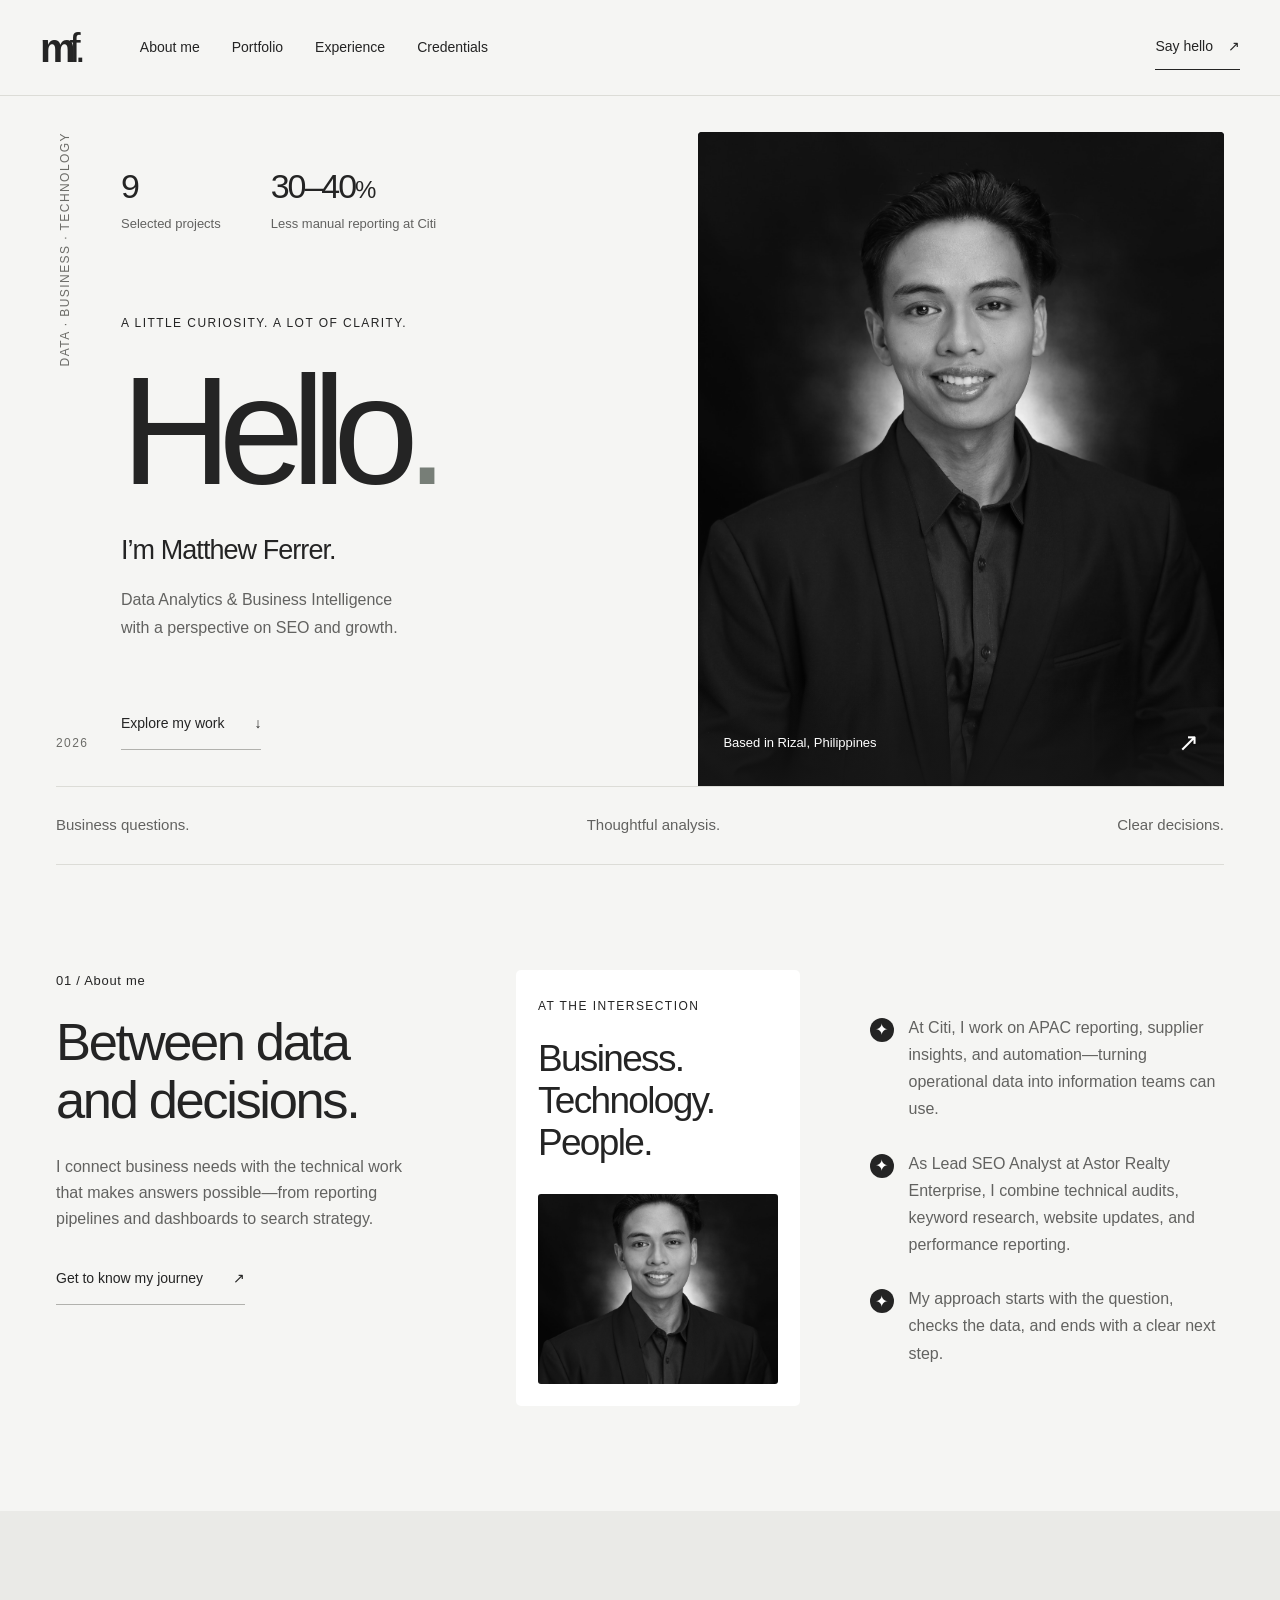
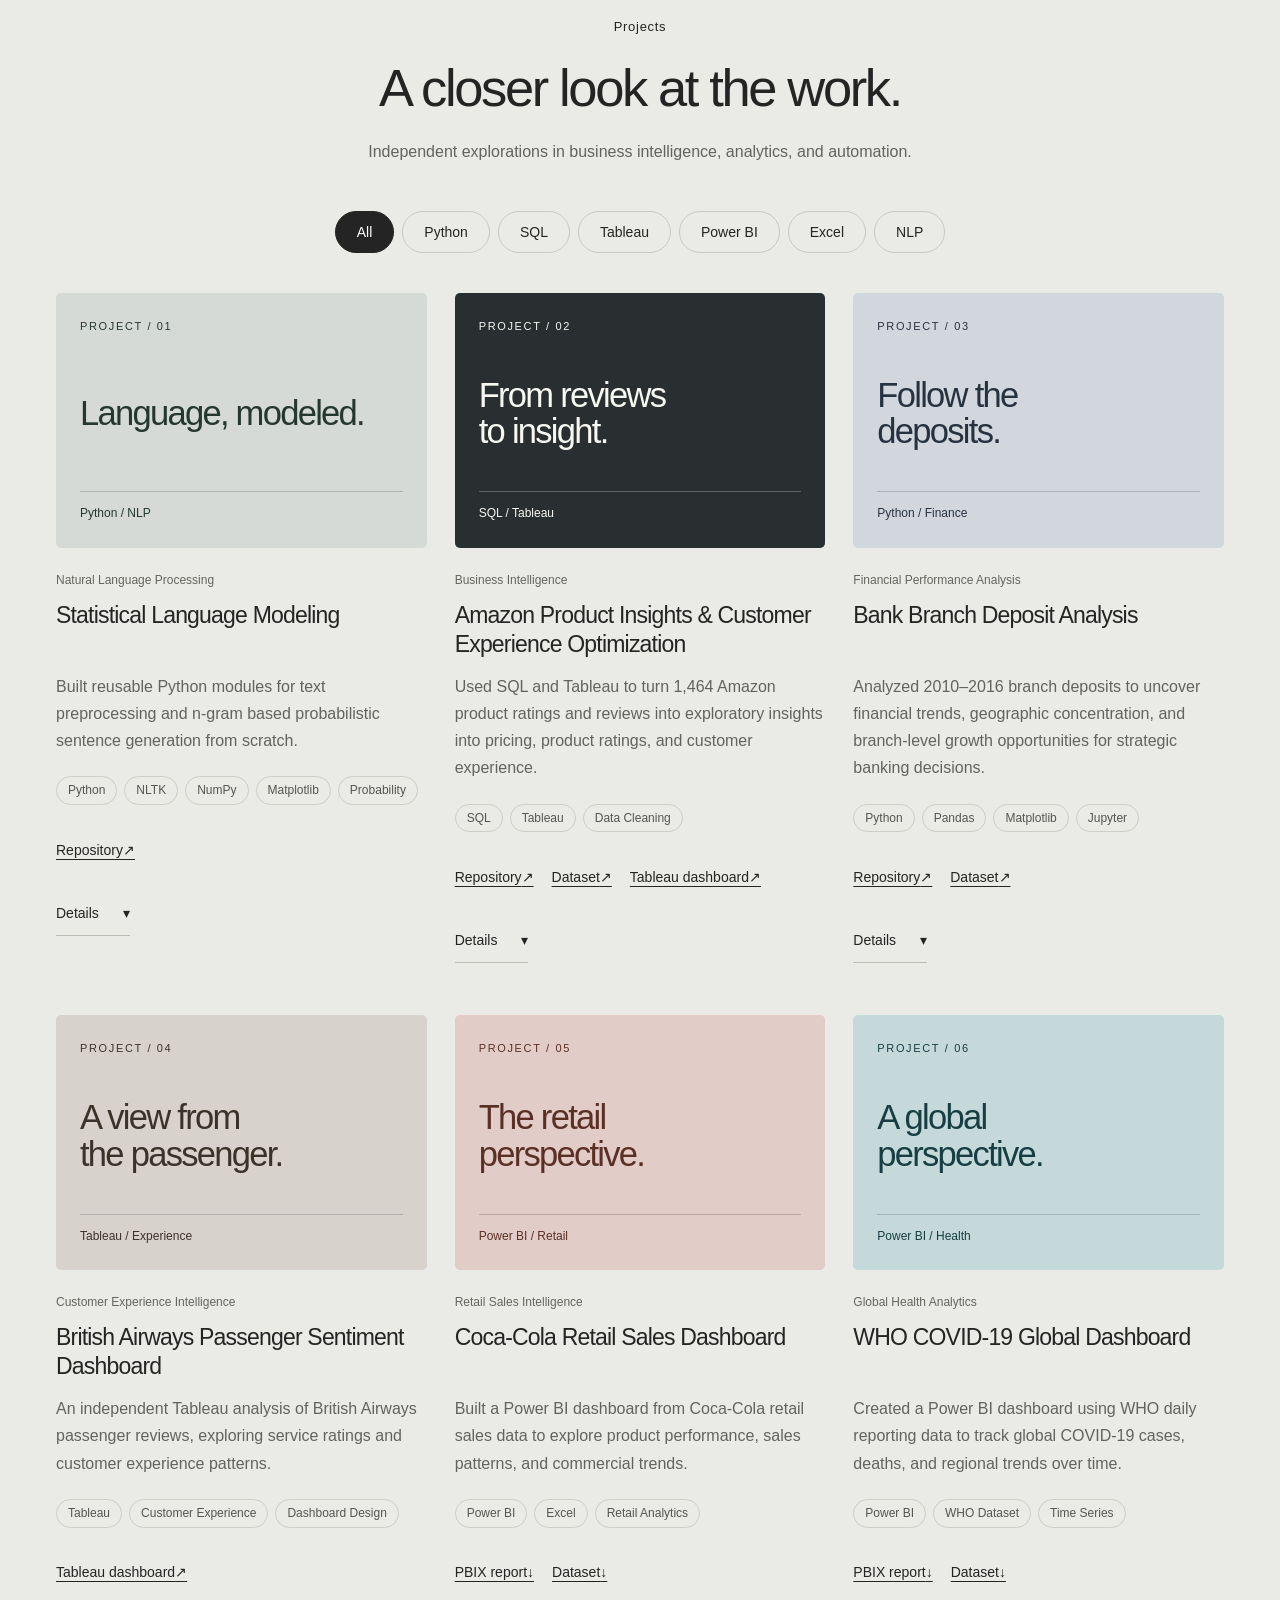
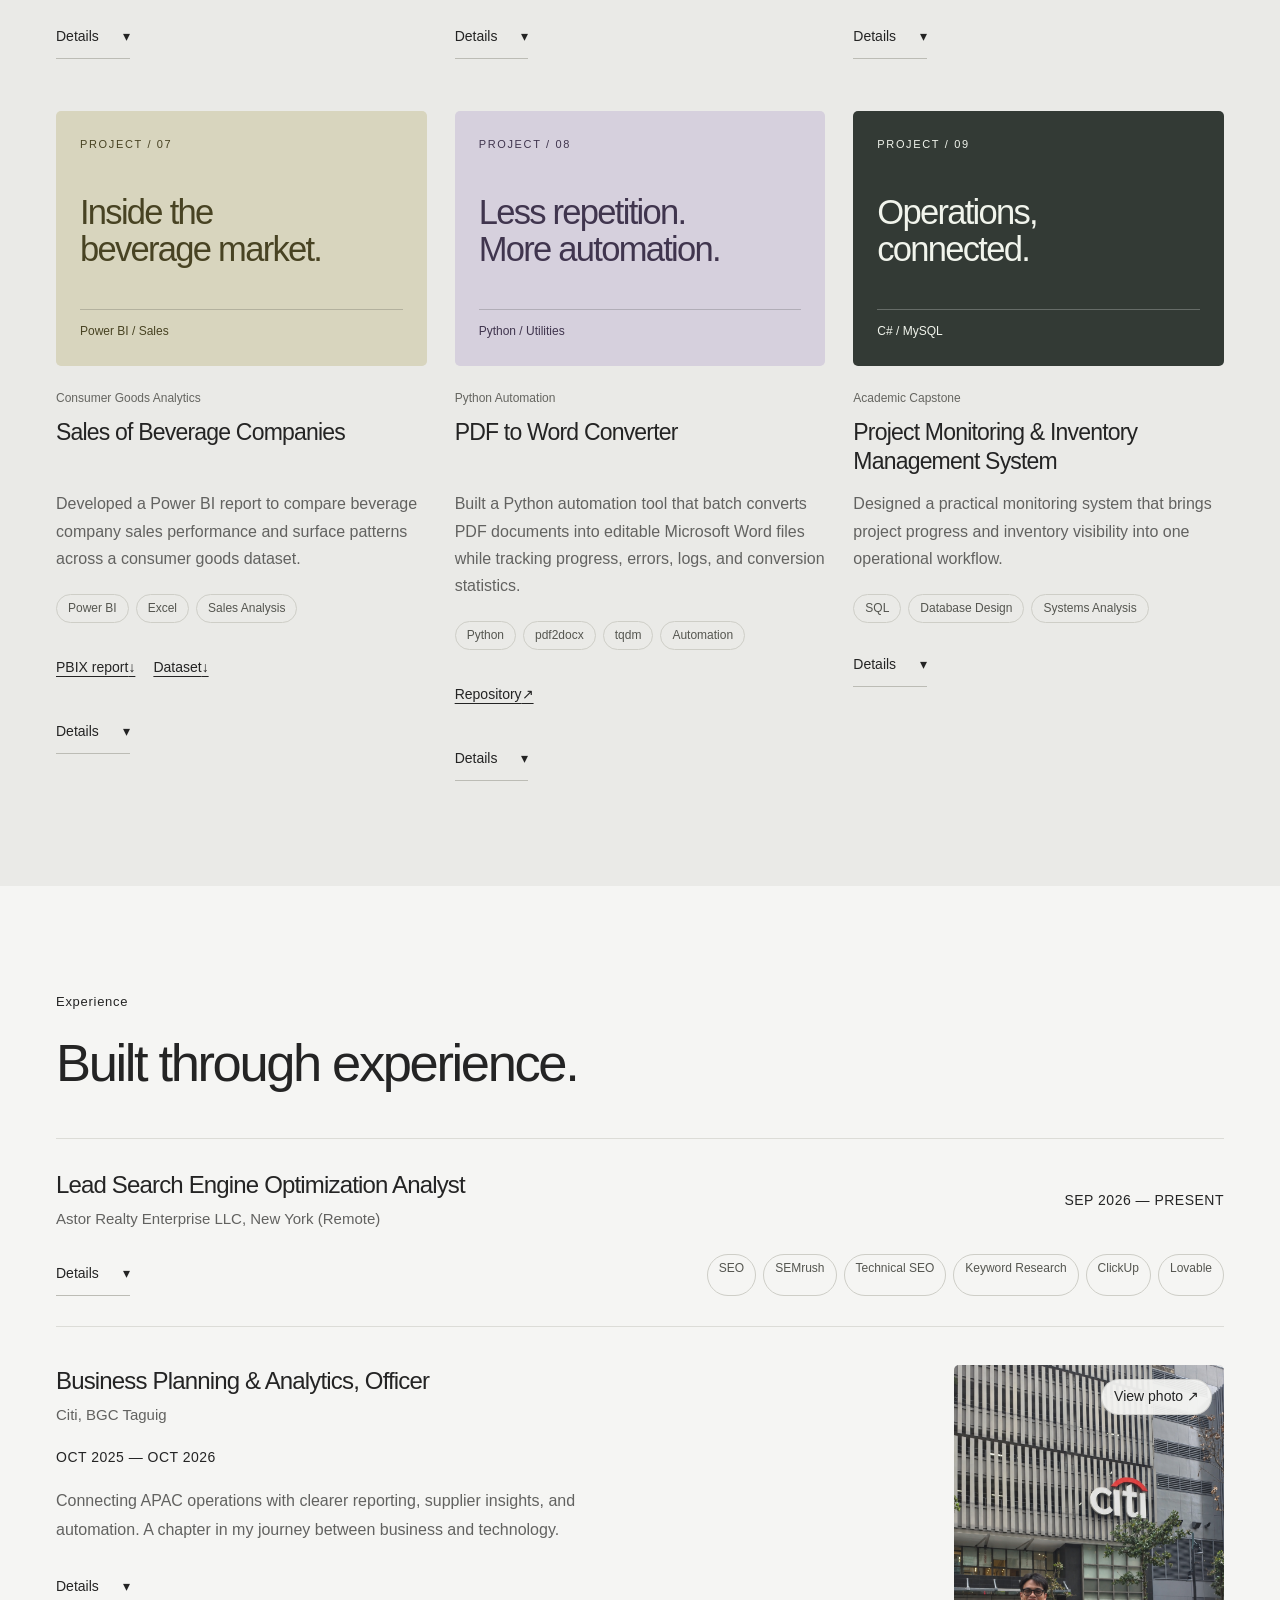
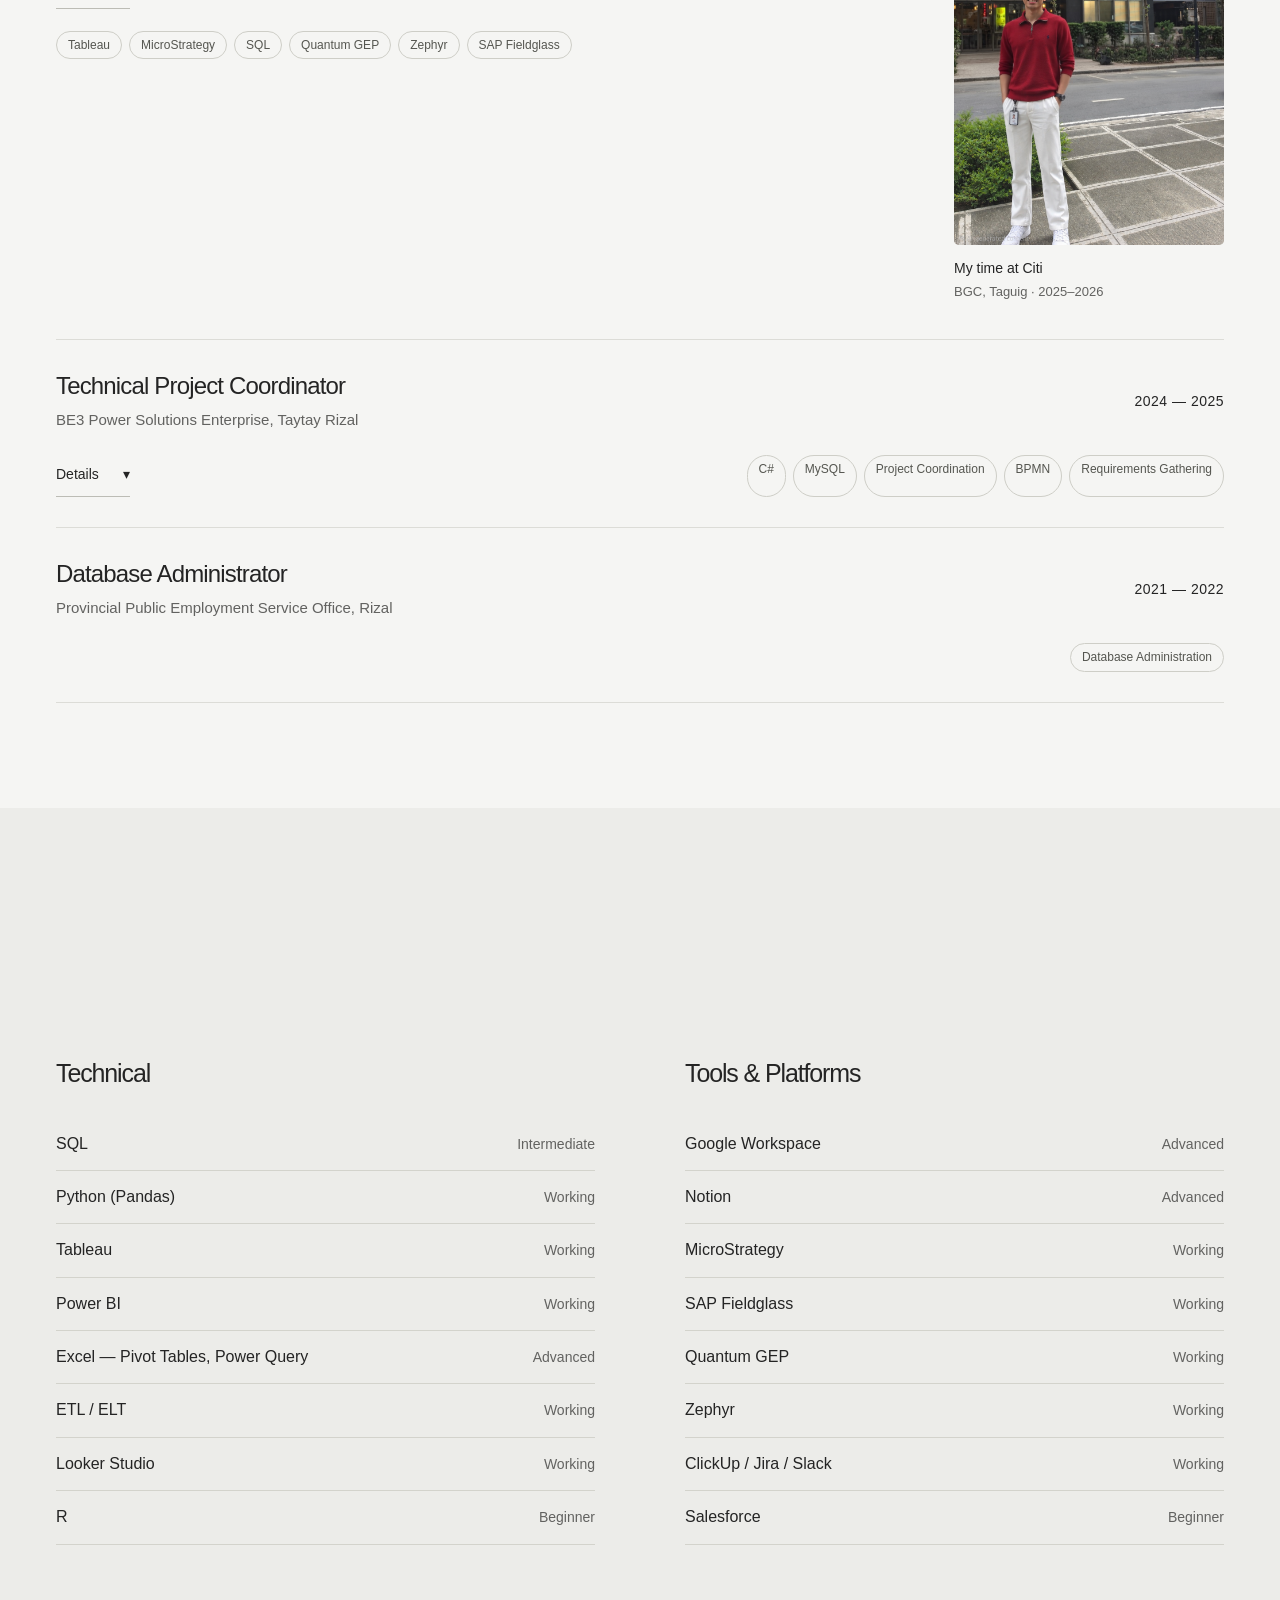
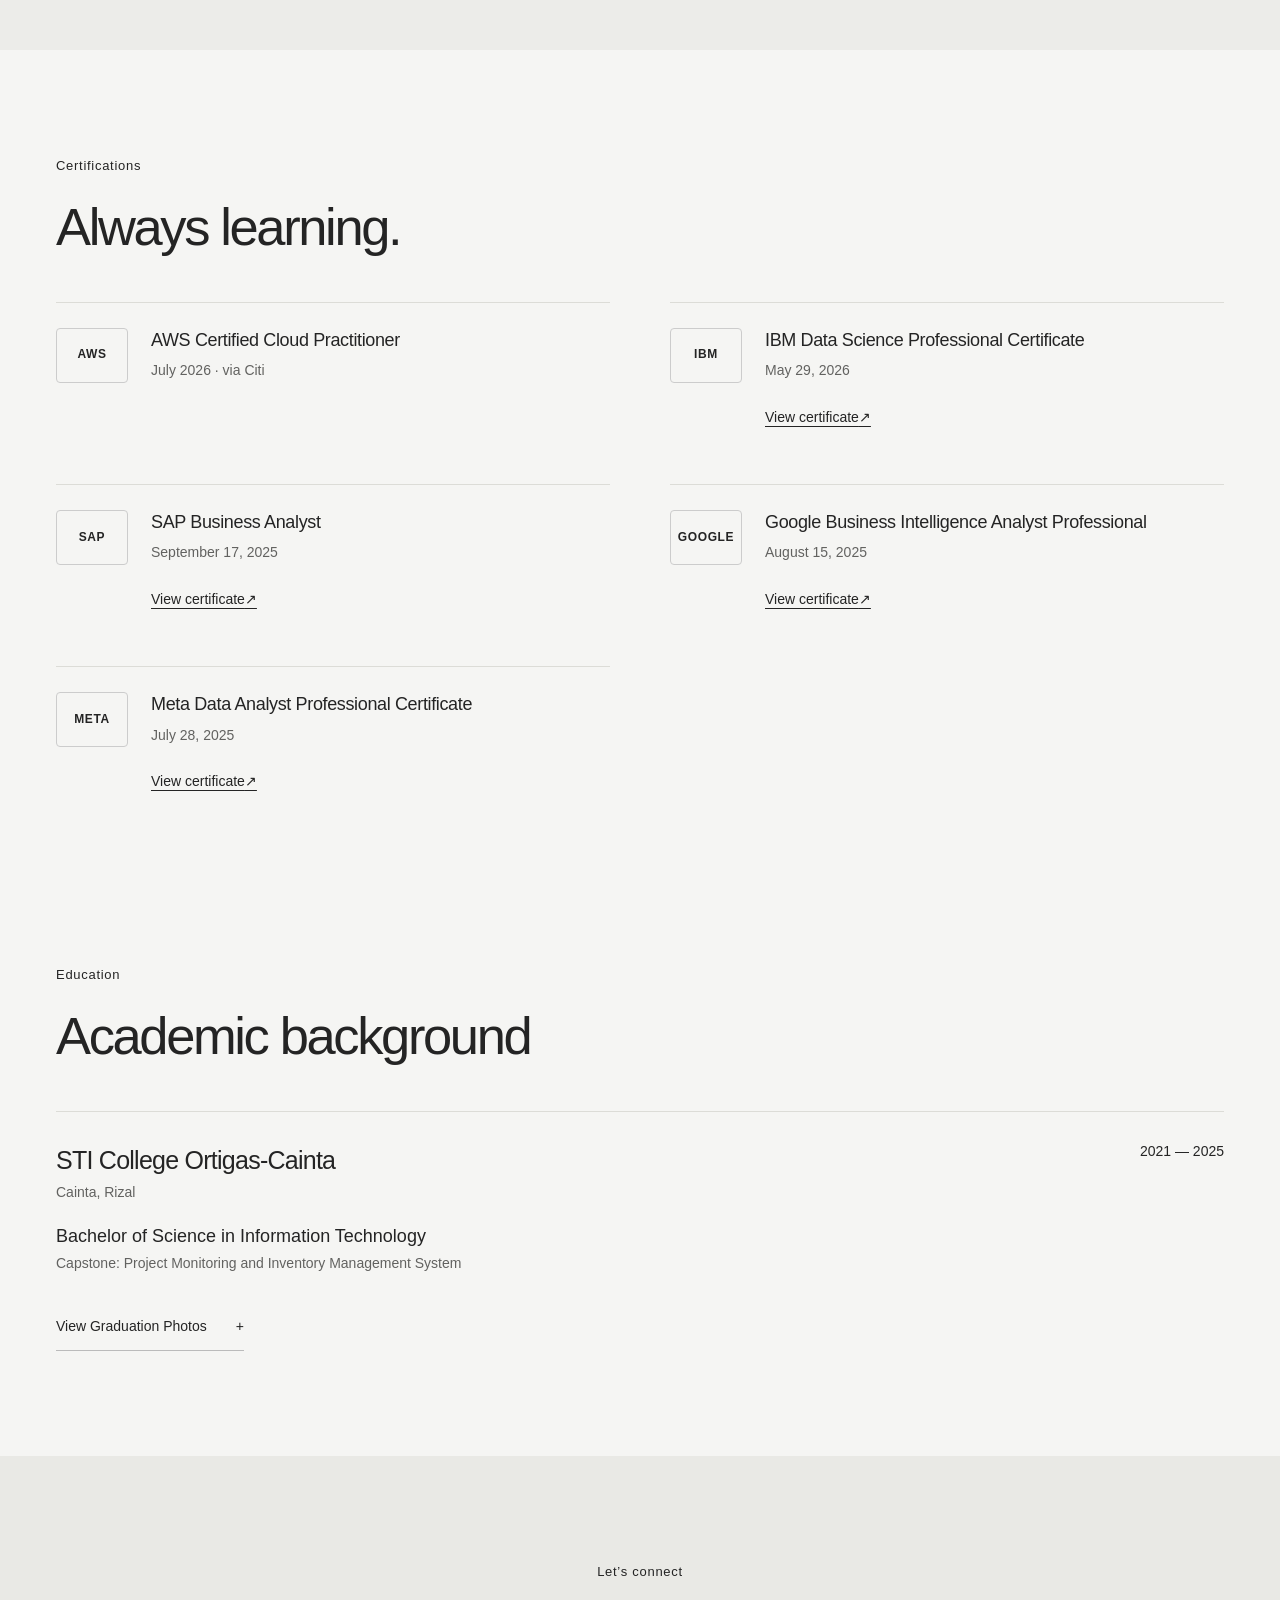
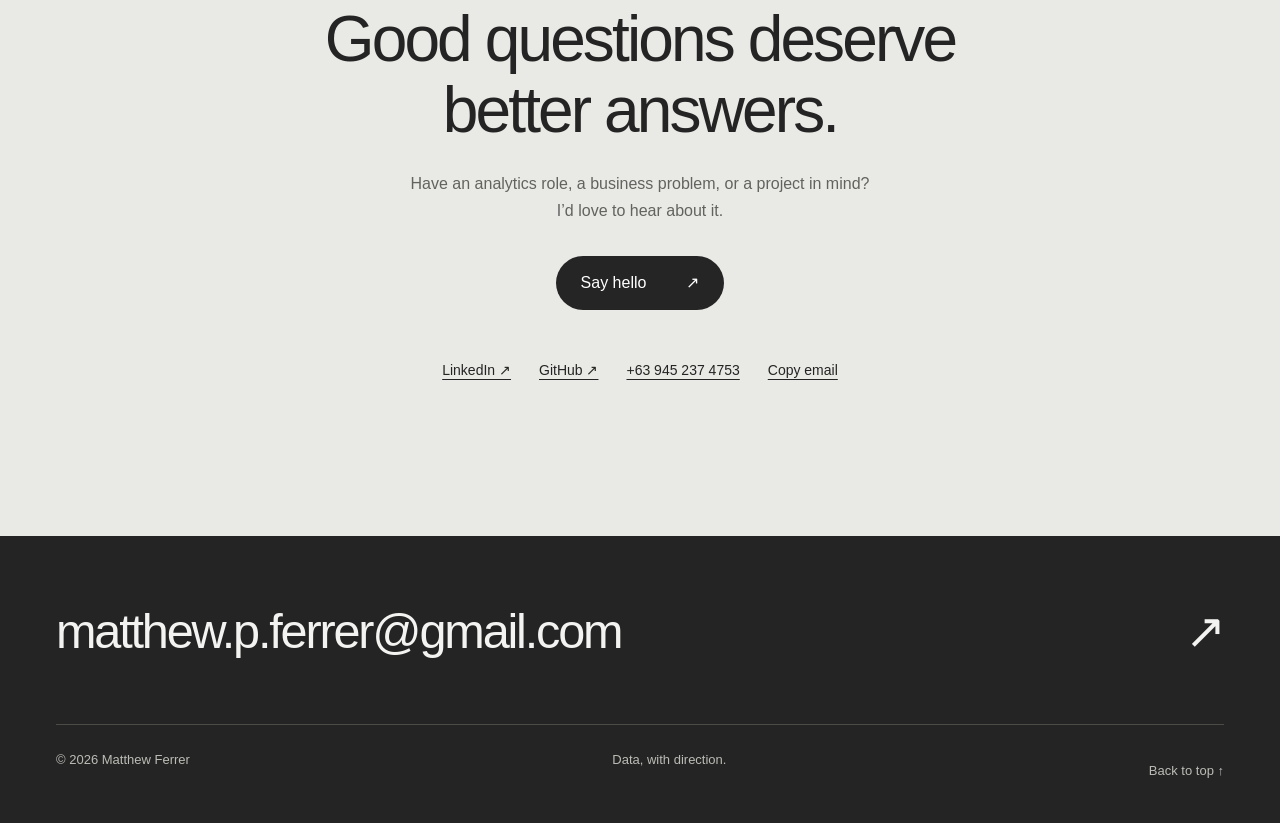
<file: Portofolio v2/index.html>
<!doctype html><html lang="en"><head><meta charset="utf-8"><meta name="viewport" content="width=device-width,initial-scale=1"><title>Matthew Ferrer — Data Analytics & Business Intelligence</title><meta name="description" content="Matthew Ferrer’s portfolio. Explore SQL, Tableau, Power BI, Python, and SEO work connecting business questions with useful insights."><meta name="theme-color" content="#f5f5f3"><link rel="icon" href="favicon.svg" type="image/svg+xml"><link rel="stylesheet" href="style.css"><script src="script.js" defer></script></head><body><a class="skip-link" href="#main">Skip to content</a>
<div class="reading-progress" aria-hidden="true"></div><header class="site-nav"><div class="nav-inner"><a class="brand" href="#top" aria-label="Matthew Ferrer home">m<span>f.</span></a><nav class="nav-links" id="navLinks" aria-label="Main navigation"><a href="#about">About me</a><a href="#projects">Portfolio</a><a href="#experience">Experience</a><a href="#certifications">Credentials</a></nav><a class="nav-cta" href="mailto:matthew.p.ferrer@gmail.com">Say hello <span aria-hidden="true">↗</span></a><button id="navToggle" class="nav-toggle" aria-label="Toggle navigation menu" aria-expanded="false" aria-controls="navLinks">Menu</button></div></header>
<main id="main"><section class="hero wrap" id="top"><div class="hero-side"><span>DATA · BUSINESS · TECHNOLOGY</span><span>2026</span></div><div class="hero-content"><div class="hero-stats"><div><strong>9</strong><span>Selected projects</span></div><div><strong>30–40<span>%</span></strong><span>Less manual reporting at Citi</span></div></div><div class="hero-title"><span class="eyebrow">A little curiosity. A lot of clarity.</span><h1>Hello<span class="hello-dot">.</span></h1><p class="hero-name">I’m Matthew Ferrer.</p><p class="hero-role">Data Analytics &amp; Business Intelligence<br>with a perspective on SEO and growth.</p></div><a href="#projects" class="text-link hero-scroll">Explore my work <span aria-hidden="true">↓</span></a></div><figure class="hero-portrait"><img src="assets/matthew.jpg" alt="Matthew Ferrer" width="1280" height="1920" fetchpriority="high"><figcaption>Based in Rizal, Philippines <span>↗</span></figcaption></figure></section>
<div class="discipline-strip wrap"><span>Business questions.</span><span>Thoughtful analysis.</span><span>Clear decisions.</span></div>
<section id="about"><div class="wrap about-grid"><div><span class="section-label">01 / About me</span><h2>Between data<br>and decisions.</h2><p>I connect business needs with the technical work that makes answers possible—from reporting pipelines and dashboards to search strategy.</p><a class="text-link" href="#experience">Get to know my journey <span aria-hidden="true">↗</span></a></div><div class="about-card"><span class="eyebrow">At the intersection</span><h3>Business.<br>Technology.<br>People.</h3><img src="assets/matthew.jpg" alt="Portrait of Matthew" loading="lazy" width="1280" height="1920"></div><div class="about-notes"><p><span class="note-icon" aria-hidden="true">✦</span>At Citi, I work on APAC reporting, supplier insights, and automation—turning operational data into information teams can use.</p><p><span class="note-icon" aria-hidden="true">✦</span>As Lead SEO Analyst at Astor Realty Enterprise, I combine technical audits, keyword research, website updates, and performance reporting.</p><p><span class="note-icon" aria-hidden="true">✦</span>My approach starts with the question, checks the data, and ends with a clear next step.</p></div></div></section>
<section id="projects">
    <div class="wrap">
      <div class="section-head">
        <span class="section-label">Projects</span>
        <h2>A closer look at the work.</h2>
        <p>Independent explorations in business intelligence, analytics, and automation.</p>
      </div>

      <div class="proj-filters" id="projFilters">
        <button class="filter-btn active" data-filter="all">All</button>
        <button class="filter-btn" data-filter="python">Python</button>
        <button class="filter-btn" data-filter="sql">SQL</button>
        <button class="filter-btn" data-filter="tableau">Tableau</button>
        <button class="filter-btn" data-filter="powerbi">Power BI</button>
        <button class="filter-btn" data-filter="excel">Excel</button>
        <button class="filter-btn" data-filter="nlp">NLP</button>
      </div>

      <p id="filterStatus" class="sr-only" aria-live="polite">9 projects shown</p><div class="proj-grid" id="projGrid">

        <div class="proj-card" data-tags="python nlp"><div class="project-cover cover-01"><span class="cover-index">PROJECT / 01</span><div class="cover-title">Language, modeled.</div><span class="cover-tech">Python / NLP</span></div>
          <div class="proj-kicker">Natural Language Processing</div>
          <h3>Statistical Language Modeling</h3>
          <p class="proj-desc">Built reusable Python modules for text preprocessing and n-gram based probabilistic sentence generation from scratch.</p>
          <div class="proj-tags">
            <span class="tag">Python</span><span class="tag">NLTK</span><span class="tag">NumPy</span>
            <span class="tag">Matplotlib</span><span class="tag">Probability</span>
          </div>
          <div class="proj-links">
            <a href="https://github.com/KeigoDev/Ngram---Statistical-Language-Modeling" target="_blank" rel="noopener">Repository <span aria-hidden="true">↗</span></a>
          </div>
          <button class="proj-more">Details <span class="chevron">▾</span></button>
          <div class="proj-detail">
            <div class="proj-detail-inner">
              <ul>
                <li>Performed text preprocessing, tokenization, vocabulary construction, n-gram frequency analysis, and probabilistic text generation using reusable Python modules.</li>
                <li>Developed reusable NLP modules for preprocessing, tokenization, vocabulary generation, probability estimation, and probabilistic sentence generation.</li>
              </ul>
            </div>
          </div>
        </div>

        <div class="proj-card" data-tags="sql tableau"><div class="project-cover cover-02"><span class="cover-index">PROJECT / 02</span><div class="cover-title">From reviews<br>to insight.</div><span class="cover-tech">SQL / Tableau</span></div>
          <div class="proj-kicker">Business Intelligence</div>
          <h3>Amazon Product Insights & Customer Experience Optimization</h3>
          <p class="proj-desc">Used SQL and Tableau to turn 1,464 Amazon product ratings and reviews into exploratory insights into pricing, product ratings, and customer experience.</p>
          <div class="proj-tags">
            <span class="tag">SQL</span><span class="tag">Tableau</span><span class="tag">Data Cleaning</span>
          </div>
          <div class="proj-links">
            <a href="https://github.com/KeigoDev/SQL-Amazon#amazon-product-insights--customer-experience-optimization-project" target="_blank" rel="noopener">Repository <span aria-hidden="true">↗</span></a>
            <a href="https://www.kaggle.com/datasets/karkavelrajaj/amazon-sales-dataset" target="_blank" rel="noopener">Dataset <span aria-hidden="true">↗</span></a>
            <a href="https://public.tableau.com/views/AmazonInsights_17589781396940/Dashboard1?:language=en-US&amp;:sid=&amp;:redirect=auth&amp;:display_count=n&amp;:origin=viz_share_link" target="_blank" rel="noopener">Tableau dashboard <span aria-hidden="true">↗</span></a>
          </div>
          <button class="proj-more">Details <span class="chevron">▾</span></button>
          <div class="proj-detail">
            <div class="proj-detail-inner">
              <ul>
                <li>Answered business questions around revenue potential, quality improvement, marketing prioritization, customer engagement, and recommendation-system readiness.</li>
                <li>Cleaned and transformed price, discount, rating-count, and category fields in MySQL, including missing-value imputation and business-friendly category standardization.</li>
                <li>Built a price × rating-count proxy for exploratory comparisons. This is not actual revenue or verified sales volume.</li>
                <li>Designed an interactive Tableau dashboard with category drill-downs, product comparisons, rating distributions, the exploratory price–rating proxy, and marketing opportunities.</li>
                <li>Prepared structured review data for future sentiment analysis, customer segmentation, forecasting, and recommendation-engine development.</li>
              </ul>
            </div>
          </div>
        </div>

        <div class="proj-card" data-tags="python"><div class="project-cover cover-03"><span class="cover-index">PROJECT / 03</span><div class="cover-title">Follow the<br>deposits.</div><span class="cover-tech">Python / Finance</span></div>
          <div class="proj-kicker">Financial Performance Analysis</div>
          <h3>Bank Branch Deposit Analysis</h3>
          <p class="proj-desc">Analyzed 2010–2016 branch deposits to uncover financial trends, geographic concentration, and branch-level growth opportunities for strategic banking decisions.</p>
          <div class="proj-tags">
            <span class="tag">Python</span><span class="tag">Pandas</span><span class="tag">Matplotlib</span>
            <span class="tag">Jupyter</span>
          </div>
          <div class="proj-links">
            <a href="https://github.com/KeigoDev/Python-Cleaning-Visualization-JPChase#-bank-branch-deposit-analysis-20102016" target="_blank" rel="noopener">Repository <span aria-hidden="true">↗</span></a>
            <a href="https://www.kaggle.com/datasets/chasebank/bank-deposits" target="_blank" rel="noopener">Dataset <span aria-hidden="true">↗</span></a>
          </div>
          <button class="proj-more">Details <span class="chevron">▾</span></button>
          <div class="proj-detail">
            <div class="proj-detail-inner">
              <ul>
                <li>Prepared branch-level banking data by converting date fields, handling missing values, validating deposit columns, and removing duplicates.</li>
                <li>Created Branch Age, Years Since Acquisition, Total Deposits, Growth %, and CAGR metrics for performance comparison.</li>
                <li>Analyzed deposit trends from 2010 to 2016, top and declining branches, geographic contributions by state and city, and performance risk indicators.</li>
                <li>Built line and bar visualizations for deposit trends, top-performing branches, and declining branches, with geographic analysis using branch coordinates.</li>
                <li>Found steady deposit growth through 2015, a notable decline in 2016, concentrated contributions from a small number of branches, and regional opportunities for expansion and optimization.</li>
                <li>Established a foundation for predictive deposit modeling, branch clustering, automated monitoring dashboards, and deeper analysis of 2016 anomalies.</li>
              </ul>
            </div>
          </div>
        </div>

        <div class="proj-card" data-tags="tableau"><div class="project-cover cover-04"><span class="cover-index">PROJECT / 04</span><div class="cover-title">A view from<br>the passenger.</div><span class="cover-tech">Tableau / Experience</span></div>
          <div class="proj-kicker">Customer Experience Intelligence</div>
          <h3>British Airways Passenger Sentiment Dashboard</h3>
          <p class="proj-desc">An independent Tableau analysis of British Airways passenger reviews, exploring service ratings and customer experience patterns.</p>
          <div class="proj-tags">
            <span class="tag">Tableau</span><span class="tag">Customer Experience</span><span class="tag">Dashboard Design</span>
          </div>
          <div class="proj-links">
            <a href="https://public.tableau.com/views/AirwayDashboardByKeigo/Dashboard1?:language=en-US&amp;:sid=&amp;:redirect=auth&amp;:display_count=n&amp;:origin=viz_share_link" target="_blank" rel="noopener">Tableau dashboard <span aria-hidden="true">↗</span></a>
          </div>
          <button class="proj-more">Details <span class="chevron">▾</span></button>
          <div class="proj-detail">
            <div class="proj-detail-inner">
              <ul><li>Created a unified view of passenger review data to explore customer experience across service dimensions.</li><li>Used Tableau to compare ratings and identify areas for further investigation.</li><li>Independent portfolio project; no affiliation with British Airways.</li></ul>
            </div>
          </div>
        </div>

        <div class="proj-card" data-tags="powerbi excel retail"><div class="project-cover cover-05"><span class="cover-index">PROJECT / 05</span><div class="cover-title">The retail<br>perspective.</div><span class="cover-tech">Power BI / Retail</span></div>
          <div class="proj-kicker">Retail Sales Intelligence</div>
          <h3>Coca-Cola Retail Sales Dashboard</h3>
          <p class="proj-desc">Built a Power BI dashboard from Coca-Cola retail sales data to explore product performance, sales patterns, and commercial trends.</p>
          <div class="proj-tags"><span class="tag">Power BI</span><span class="tag">Excel</span><span class="tag">Retail Analytics</span></div>
          <div class="proj-links">
            <a href="assets/coca-cola-retail-sales-dashboard.pbix" download>PBIX report <span aria-hidden="true">↓</span></a>
            <a href="assets/coca-cola-sales.xlsx" download>Dataset <span aria-hidden="true">↓</span></a>
          </div>
          <button class="proj-more" type="button">Details <span class="chevron">▾</span></button>
          <div class="proj-detail"><div class="proj-detail-inner"><ul>
            <li>Prepared the Coca-Cola retail sales workbook for analysis and connected it to a Power BI reporting workflow.</li>
            <li>Designed an interactive view for comparing sales performance across products and retail activity.</li>
          </ul></div></div>
        </div>

        <div class="proj-card" data-tags="powerbi covid healthcare"><div class="project-cover cover-06"><span class="cover-index">PROJECT / 06</span><div class="cover-title">A global<br>perspective.</div><span class="cover-tech">Power BI / Health</span></div>
          <div class="proj-kicker">Global Health Analytics</div>
          <h3>WHO COVID-19 Global Dashboard</h3>
          <p class="proj-desc">Created a Power BI dashboard using WHO daily reporting data to track global COVID-19 cases, deaths, and regional trends over time.</p>
          <div class="proj-tags"><span class="tag">Power BI</span><span class="tag">WHO Dataset</span><span class="tag">Time Series</span></div>
          <div class="proj-links">
            <a href="assets/who-covid-19-dashboard.pbix" download>PBIX report <span aria-hidden="true">↓</span></a>
            <a href="assets/who-covid-19-global-daily-data.csv" download>Dataset <span aria-hidden="true">↓</span></a>
          </div>
          <button class="proj-more" type="button">Details <span class="chevron">▾</span></button>
          <div class="proj-detail"><div class="proj-detail-inner"><ul>
            <li>Analyzed date-reported, country, WHO region, new cases, cumulative cases, new deaths, and cumulative deaths fields.</li>
            <li>Structured the dashboard around geographic comparison, cumulative impact, daily change, and trend monitoring.</li>
          </ul></div></div>
        </div>

        <div class="proj-card" data-tags="powerbi excel beverage"><div class="project-cover cover-07"><span class="cover-index">PROJECT / 07</span><div class="cover-title">Inside the<br>beverage market.</div><span class="cover-tech">Power BI / Sales</span></div>
          <div class="proj-kicker">Consumer Goods Analytics</div>
          <h3>Sales of Beverage Companies</h3>
          <p class="proj-desc">Developed a Power BI report to compare beverage company sales performance and surface patterns across a consumer goods dataset.</p>
          <div class="proj-tags"><span class="tag">Power BI</span><span class="tag">Excel</span><span class="tag">Sales Analysis</span></div>
          <div class="proj-links">
            <a href="assets/beverage-sales-dashboard.pbix" download>PBIX report <span aria-hidden="true">↓</span></a>
            <a href="assets/beverage-sales-dataset.xlsx" download>Dataset <span aria-hidden="true">↓</span></a>
          </div>
          <button class="proj-more" type="button">Details <span class="chevron">▾</span></button>
          <div class="proj-detail"><div class="proj-detail-inner"><ul>
            <li>Prepared the beverage sales workbook for interactive reporting and company-level comparison.</li>
            <li>Built a visual analysis workflow for identifying sales leaders, category patterns, and commercial opportunities.</li>
          </ul></div></div>
        </div>

        <div class="proj-card" data-tags="python automation"><div class="project-cover cover-08"><span class="cover-index">PROJECT / 08</span><div class="cover-title">Less repetition.<br>More automation.</div><span class="cover-tech">Python / Utilities</span></div>
          <div class="proj-kicker">Python Automation</div>
          <h3>PDF to Word Converter</h3>
          <p class="proj-desc">Built a Python automation tool that batch converts PDF documents into editable Microsoft Word files while tracking progress, errors, logs, and conversion statistics.</p>
          <div class="proj-tags"><span class="tag">Python</span><span class="tag">pdf2docx</span><span class="tag">tqdm</span><span class="tag">Automation</span></div>
          <div class="proj-links">
            <a href="https://github.com/KeigoDev/File_Converter#-pdf-to-word-converter" target="_blank" rel="noopener">Repository <span aria-hidden="true">↗</span></a>
          </div>
          <button class="proj-more" type="button">Details <span class="chevron">▾</span></button>
          <div class="proj-detail"><div class="proj-detail-inner"><ul>
            <li>Supports batch PDF conversion, automatic folder creation, progress bars, conversion timing, and skip-existing-file behavior.</li>
            <li>Uses structured logging, colored terminal output, exception handling, and automatic output-folder opening for a practical command-line workflow.</li>
            <li>Built with Python 3, pdf2docx, tqdm, colorama, and pathlib.</li>
          </ul></div></div>
        </div>

        <div class="proj-card" data-tags="sql"><div class="project-cover cover-09"><span class="cover-index">PROJECT / 09</span><div class="cover-title">Operations,<br>connected.</div><span class="cover-tech">C# / MySQL</span></div>
          <div class="proj-kicker">Academic Capstone</div>
          <h3>Project Monitoring &amp; Inventory Management System</h3>
          <p class="proj-desc">Designed a practical monitoring system that brings project progress and inventory visibility into one operational workflow.</p>
          <div class="proj-tags"><span class="tag">SQL</span><span class="tag">Database Design</span><span class="tag">Systems Analysis</span></div>
          <button class="proj-more" type="button">Details <span class="chevron">▾</span></button>
          <div class="proj-detail"><div class="proj-detail-inner"><ul>
            <li>Mapped project and inventory workflows into a structured system for status tracking, accountability, and replenishment visibility.</li>
            <li>Applied requirements analysis, relational data modeling, and reporting concepts to a real operational use case.</li>
          </ul></div></div>
        </div>

      </div>
    </div>
  </section><section id="experience" class="section-surface">
    <div class="wrap">
      <div class="section-head">
        <span class="section-label">Experience</span>
        <h2>Built through experience.</h2>
      </div>
      <div class="exp-card">
        <div class="exp-top">
          <div>
            <div class="exp-role">Lead Search Engine Optimization Analyst</div>
            <div class="exp-org">Astor Realty Enterprise LLC, New York (Remote)</div>
          </div>
          <div class="exp-dates">SEP 2026 — PRESENT</div>
        </div>
        <button class="proj-more" type="button">Details <span class="chevron">▾</span></button>
        <div class="proj-detail">
          <div class="proj-detail-inner">
            <ul class="exp-list">
              <li>Lead the SEO strategy for Astor Realty's commercial and residential real estate websites, driving keyword research, on-page optimization, and technical SEO to grow organic visibility and generate qualified leads.</li>
              <li>Conduct keyword research into buyer, seller, investor, and tenant search behavior, then optimize titles, meta descriptions, headings, URLs, and property listing content around location-based markets including New York.</li>
              <li>Monitor technical SEO health — site speed, mobile responsiveness, broken links, indexing, and crawlability — coordinating fixes and website updates with the team through Lovable.</li>
              <li>Track keyword rankings, competitor positioning, organic traffic, and conversions using SEMrush and analytics tools to identify opportunities and guide ongoing strategy.</li>
              <li>Prepare regular SEO performance reports and coordinate tasks, deadlines, and website updates with the marketing team through ClickUp.</li>
            </ul>
          </div>
        </div>
        <div class="exp-stack">
          <span class="tag">SEO</span><span class="tag">SEMrush</span><span class="tag">Technical SEO</span>
          <span class="tag">Keyword Research</span><span class="tag">ClickUp</span><span class="tag">Lovable</span>
        </div>
      </div>

      <div class="exp-card citi-experience">
        <div class="exp-top">
          <div>
            <div class="exp-role">Business Planning & Analytics, Officer</div>
            <div class="exp-org">Citi, BGC Taguig</div>
          </div>
          <div class="exp-dates">OCT 2025 — OCT 2026</div><p class="career-summary">Connecting APAC operations with clearer reporting, supplier insights, and automation. A chapter in my journey between business and technology.</p>
        </div>
        
        <button class="proj-more" type="button">Details <span class="chevron">▾</span></button>
        <div class="proj-detail">
          <div class="proj-detail-inner">
            <ul class="exp-list">
              <li>Managed enterprise-scale business intelligence and reporting solutions across Tableau, MicroStrategy, Quantum GEP, Zephyr, and SAP Fieldglass, supporting APAC Balance of Trade and Procure-to-Pay operations.</li>
              <li>Designed and delivered executive-level dashboards giving visibility into supplier performance, payment risk, operational KPIs, and procurement health for business leadership.</li>
              <li>Automated reporting pipelines using Tableau and SQL, cutting manual reporting effort by 30–40% while improving consistency, scalability, and operational efficiency.</li>
              <li>Improved enterprise data quality through supplier master data governance, SQL validation, and reporting standardization, raising reporting accuracy across multiple business units.</li>
              <li>Translated complex operational data into actionable insights supporting payment prioritization, supplier risk mitigation, and business decision-making.</li>
              <li>Partnered with stakeholders across operations, procurement, finance, and technology to deliver scalable reporting solutions, process improvements, and AI-driven analytics initiatives.</li>
            </ul>
          </div>
        </div>
        <figure class="career-photo"><button class="career-photo-trigger" type="button" data-full="assets/matthew-at-citi.png" aria-label="View full-size photo of Matthew at Citi"><img src="assets/matthew-at-citi.png" alt="Matthew Ferrer outside the Citi building in BGC" width="940" height="1670" loading="lazy"><span class="photo-expand" aria-hidden="true">View photo ↗</span></button><figcaption><span>My time at Citi</span><span>BGC, Taguig · 2025–2026</span></figcaption></figure><div class="exp-stack">
          <span class="tag">Tableau</span><span class="tag">MicroStrategy</span><span class="tag">SQL</span>
          <span class="tag">Quantum GEP</span><span class="tag">Zephyr</span><span class="tag">SAP Fieldglass</span>
        </div>
      </div>

      <div class="exp-card">
        <div class="exp-top">
          <div>
            <div class="exp-role">Technical Project Coordinator</div>
            <div class="exp-org">BE3 Power Solutions Enterprise, Taytay Rizal</div>
          </div>
          <div class="exp-dates">2024 — 2025</div>
        </div>
        <button class="proj-more" type="button">Details <span class="chevron">▾</span></button>
        <div class="proj-detail">
          <div class="proj-detail-inner">
            <ul class="exp-list">
              <li>Coordinated the end-to-end development of an integrated Project Monitoring and Inventory Management System for BE3 Power Solutions Enterprise, serving as the link between company stakeholders and the development team — also the subject of our capstone thesis, "Project Monitoring with Inventory Management System for BE3 Power Solutions Enterprise."</li>
              <li>Led requirements-gathering interviews with BE3's sales, warehouse, and accounting staff, mapping existing workflows via Business Process Modeling Notation (BPMN) across quotations, purchase orders, payment terms, and inventory stocking.</li>
              <li>Directed development using a Reverse Waterfall approach — prioritizing a working C# and MySQL prototype covering Project Monitoring, Sales, Inventory, Reports, and Audit Trail modules, then refining it through iterative client feedback.</li>
              <li>Coordinated Alpha and Beta testing cycles with BE3 staff across four roles (Admin, Sales, Accounting, Warehouse), reaching consistently strong "Agree" to "Strongly Agree" satisfaction ratings on usability and functionality.</li>
              <li>Helped formalize project delivery with BE3 management, including the Non-Disclosure Agreement, Letter of Agreement, and final User Acceptance sign-off.</li>
            </ul>
          </div>
        </div>
        <div class="exp-stack">
          <span class="tag">C#</span><span class="tag">MySQL</span><span class="tag">Project Coordination</span>
          <span class="tag">BPMN</span><span class="tag">Requirements Gathering</span>
        </div>
      </div>
<div class="exp-card"><div class="exp-top"><div><div class="exp-role">Database Administrator</div><div class="exp-org">Provincial Public Employment Service Office, Rizal</div></div><div class="exp-dates">2021 — 2022</div></div><div class="exp-stack"><span class="tag">Database Administration</span></div></div>    </div>
</section><section id="skills" class="section-surface">
    <div class="wrap">
      <div class="section-head">
        <span class="section-label">Skills</span>
        <h2>Tools behind the work.</h2>
      </div>
      <div class="skills-grid">
        <div class="skill-group">
          <h3>Technical</h3>
          <div class="skill-rows">
            <div class="skill-row" data-level="65"><div class="skill-top"><span class="skill-name">SQL</span><span class="skill-level">Intermediate</span></div></div>
            <div class="skill-row" data-level="45"><div class="skill-top"><span class="skill-name">Python (Pandas)</span><span class="skill-level">Working</span></div></div>
            <div class="skill-row" data-level="55"><div class="skill-top"><span class="skill-name">Tableau</span><span class="skill-level">Working</span></div></div>
            <div class="skill-row" data-level="50"><div class="skill-top"><span class="skill-name">Power BI</span><span class="skill-level">Working</span></div></div>
            <div class="skill-row" data-level="80"><div class="skill-top"><span class="skill-name">Excel — Pivot Tables, Power Query</span><span class="skill-level">Advanced</span></div></div>
            <div class="skill-row" data-level="50"><div class="skill-top"><span class="skill-name">ETL / ELT</span><span class="skill-level">Working</span></div></div>
            <div class="skill-row" data-level="45"><div class="skill-top"><span class="skill-name">Looker Studio</span><span class="skill-level">Working</span></div></div>
            <div class="skill-row" data-level="25"><div class="skill-top"><span class="skill-name">R</span><span class="skill-level">Beginner</span></div></div>
          </div>
        </div>
        <div class="skill-group">
          <h3>Tools & Platforms</h3>
          <div class="skill-rows">
            <div class="skill-row" data-level="80"><div class="skill-top"><span class="skill-name">Google Workspace</span><span class="skill-level">Advanced</span></div></div>
            <div class="skill-row" data-level="80"><div class="skill-top"><span class="skill-name">Notion</span><span class="skill-level">Advanced</span></div></div>
            <div class="skill-row" data-level="50"><div class="skill-top"><span class="skill-name">MicroStrategy</span><span class="skill-level">Working</span></div></div>
            <div class="skill-row" data-level="50"><div class="skill-top"><span class="skill-name">SAP Fieldglass</span><span class="skill-level">Working</span></div></div>
            <div class="skill-row" data-level="50"><div class="skill-top"><span class="skill-name">Quantum GEP</span><span class="skill-level">Working</span></div></div>
            <div class="skill-row" data-level="50"><div class="skill-top"><span class="skill-name">Zephyr</span><span class="skill-level">Working</span></div></div>
            <div class="skill-row" data-level="55"><div class="skill-top"><span class="skill-name">ClickUp / Jira / Slack</span><span class="skill-level">Working</span></div></div>
            <div class="skill-row" data-level="25"><div class="skill-top"><span class="skill-name">Salesforce</span><span class="skill-level">Beginner</span></div></div>
          </div>
        </div>
      </div>
    </div>
  </section><section id="certifications">
    <div class="wrap">
      <div class="section-head">
        <span class="section-label">Certifications</span>
        <h2>Always learning.</h2>
      </div>
      <div class="cert-grid">
        <div class="cert-card">
          <div class="cert-mark">AWS</div>
          <div>
            <div class="cert-name">AWS Certified Cloud Practitioner</div>
            <div class="cert-date">July 2026 · via Citi</div>
          </div>
        </div>
        <div class="cert-card">
          <div class="cert-mark">IBM</div>
          <div>
            <div class="cert-name">IBM Data Science Professional Certificate</div>
            <div class="cert-date">May 29, 2026</div>
            <a class="cert-link" href="https://coursera.org/verify/professional-cert/P2NXGPOOWPXV" target="_blank" rel="noopener">View certificate <span aria-hidden="true">↗</span></a>
          </div>
        </div>
        <div class="cert-card">
          <div class="cert-mark">SAP</div>
          <div>
            <div class="cert-name">SAP Business Analyst</div>
            <div class="cert-date">September 17, 2025</div>
            <a class="cert-link" href="https://coursera.org/verify/professional-cert/QGIKVBSMV78C" target="_blank" rel="noopener">View certificate <span aria-hidden="true">↗</span></a>
          </div>
        </div>
        <div class="cert-card">
          <div class="cert-mark">GOOGLE</div>
          <div>
            <div class="cert-name">Google Business Intelligence Analyst Professional</div>
            <div class="cert-date">August 15, 2025</div>
            <a class="cert-link" href="https://coursera.org/verify/professional-cert/VRGFI7D1HC40" target="_blank" rel="noopener">View certificate <span aria-hidden="true">↗</span></a>
          </div>
        </div>
        <div class="cert-card">
          <div class="cert-mark">META</div>
          <div>
            <div class="cert-name">Meta Data Analyst Professional Certificate</div>
            <div class="cert-date">July 28, 2025</div>
            <a class="cert-link" href="https://coursera.org/verify/professional-cert/69L1G8SYQ88P" target="_blank" rel="noopener">View certificate <span aria-hidden="true">↗</span></a>
          </div>
        </div>
      </div>
    </div>
  </section><section id="education" class="section-surface">
    <div class="wrap">
      <div class="section-head">
        <span class="section-label">Education</span>
        <h2>Academic background</h2>
      </div>
      <div class="edu-card">
        <div>
          <div class="edu-school">STI College Ortigas-Cainta</div>
          <div class="edu-loc">Cainta, Rizal</div>
          <div class="edu-degree">Bachelor of Science in Information Technology</div>
          <div class="edu-capstone">Capstone: Project Monitoring and Inventory Management System</div>
        </div>
        <div class="edu-dates">2021 — 2025</div>
      </div>
      <button class="gallery-toggle" id="galleryToggle" type="button" aria-expanded="false" aria-controls="educationGallery">
        View Graduation Photos <span aria-hidden="true">+</span>
      </button>
      <div class="education-gallery" id="educationGallery" aria-label="Graduation Day photo gallery" hidden>
        <div class="gallery-heading">
          <span class="section-label">Graduation Day</span>
          <p>STI College Ortigas-Cainta · Class of 2025</p>
        </div>
        <div class="gallery-grid">
          <button class="gallery-item" type="button" data-full="assets/graduation-5.jpg" aria-label="Open graduation photo 1"><img src="assets/graduation-5.jpg" alt="Matthew Ferrer celebrating graduation" loading="lazy"></button>
          <button class="gallery-item" type="button" data-full="assets/graduation-3.jpg" aria-label="Open graduation photo 2"><img src="assets/graduation-3.jpg" alt="Graduation portrait with classmates" loading="lazy"></button>
          <button class="gallery-item" type="button" data-full="assets/graduation-1.jpg" aria-label="Open graduation photo 3"><img src="assets/graduation-1.jpg" alt="Matthew Ferrer at the graduation venue" loading="lazy"></button>
          <button class="gallery-item" type="button" data-full="assets/graduation-4.jpg" aria-label="Open graduation photo 4"><img src="assets/graduation-4.jpg" alt="Matthew Ferrer with family at graduation" loading="lazy"></button>
          <button class="gallery-item" type="button" data-full="assets/graduation-2.jpg" aria-label="Open graduation photo 5"><img src="assets/graduation-2.jpg" alt="Matthew Ferrer celebrating commencement" loading="lazy"></button>
        </div>
        
      </div>
    </div>
  </section><section id="contact" class="contact"><div class="wrap"><span class="section-label">Let’s connect</span><h2>Good questions deserve<br>better answers.</h2><p>Have an analytics role, a business problem, or a project in mind?<br>I’d love to hear about it.</p><a class="contact-button" href="mailto:matthew.p.ferrer@gmail.com">Say hello <span aria-hidden="true">↗</span></a><div class="contact-details"><a href="https://www.linkedin.com/in/matthew-ferrer-profile/" target="_blank" rel="noopener noreferrer">LinkedIn ↗</a><a href="https://github.com/KeigoDev" target="_blank" rel="noopener noreferrer">GitHub ↗</a><a href="tel:+639452374753">+63 945 237 4753</a><button id="copyEmail" type="button">Copy email</button></div><p id="copyStatus" class="copy-status" aria-live="polite"></p></div></section></main><footer><div class="wrap"><a class="footer-email" href="mailto:matthew.p.ferrer@gmail.com">matthew.p.ferrer@gmail.com <span aria-hidden="true">↗</span></a><div class="foot-inner"><span>© 2026 Matthew Ferrer</span><span>Data, with direction.</span><a href="#top">Back to top ↑</a></div></div></footer><dialog class="gallery-lightbox" aria-label="Portfolio photo viewer"><button class="gallery-close" type="button" aria-label="Close photo viewer">Close ×</button><img alt=""></dialog></body></html>
</file>
<file: css/style.css>
/* Matthew Ferrer: portfolio
   Design: light, straightforward, information first; colours, tiles and motion after n8n.io.
   What is his alone: the live dashboard recording in the project cards, the browser tour of the
   client websites, his own photographs, and the hero canvas: his Citi reporting run drawn as an
   n8n-style workflow of the tools he uses.
   Type: one family, Satoshi, for headlines, text and labels (ITF Free Font License). IBM Plex Mono (SIL Open
   Font License) only where real code or a URL is shown: the terminal replay and the browser bar. Self-hosted. */

@font-face {
  font-family: 'Satoshi';
  font-style: normal;
  font-weight: 400;
  font-display: swap;
  src: url('../assets/fonts/satoshi-400.woff2') format('woff2');
}

@font-face {
  font-family: 'Satoshi';
  font-style: normal;
  font-weight: 700;
  font-display: swap;
  src: url('../assets/fonts/satoshi-700.woff2') format('woff2');
}

@font-face {
  font-family: 'IBM Plex Mono';
  font-style: normal;
  font-weight: 400;
  font-display: swap;
  src: url('../assets/fonts/ibmplexmono-400.woff2') format('woff2');
}

@font-face {
  font-family: 'IBM Plex Mono';
  font-style: normal;
  font-weight: 500;
  font-display: swap;
  src: url('../assets/fonts/ibmplexmono-500.woff2') format('woff2');
}

/* Stand-ins sized to match the web fonts, so text does not jump when the real fonts arrive.
   Measured in Chrome: width and line metrics of Satoshi on Arial. */
@font-face {
  font-family: 'Satoshi Fallback';
  font-weight: 400;
  src: local('Arial'), local('ArialMT');
  size-adjust: 98.7%;
  ascent-override: 102.3%;
  descent-override: 24.3%;
  line-gap-override: 0%;
}

@font-face {
  font-family: 'Satoshi Fallback';
  font-weight: 700;
  src: local('Arial Bold'), local('Arial-BoldMT');
  size-adjust: 97%;
  ascent-override: 104.1%;
  descent-override: 24.7%;
  line-gap-override: 0%;
}

:root {
  /* Shape, after n8n.io: pill buttons, 8px controls, 16px tiles */
  --radius: 8px;
  --radius-card: 16px;

  /* Colour, after n8n.io's default (light) theme: near-white ground, neutral greys, one soft pink.
     Pink marks what can be acted on: buttons, links on hover, the workflow run. As text it is the deeper
     #cb1861 so it passes contrast on white; the pale pink fills buttons. */
  --bg: #fafafa;
  --surface: #f0f0f0;
  --surface-2: #e6e6e6;
  --line: #d9d9d9;
  --line-strong: #c2c2c2;
  --ink: #161616;
  --muted: #303030;
  --dim: #616161;
  --accent: #ffbcca;
  --accent-hover: #ff91ac;
  --accent-text: #cb1861;
  --accent-ink: #161616;
  --paper: #ffffff;
  --pink: #ff91ac;
  /* n8n's embossed surface: a soft inner shadow top-left, a highlight bottom-right */
  --emboss: inset 1px 1px 2px rgba(0, 0, 0, .08), inset -1px -1px 2px rgba(255, 255, 255, .9);
  --ring: 0 0 0 2px var(--pink);

  /* Type */
  --sans: 'Satoshi', 'Satoshi Fallback', 'Helvetica Neue', Arial, sans-serif;
  --mono: 'IBM Plex Mono', ui-monospace, 'SF Mono', Menlo, monospace;
  --step-small: clamp(0.8125rem, 0.79rem + 0.1vw, 0.875rem);
  --step-body: clamp(1rem, 0.96rem + 0.2vw, 1.125rem);
  --step-lead: clamp(1.125rem, 1.05rem + 0.4vw, 1.375rem);
  --step-title: clamp(1.5rem, 1.2rem + 1.2vw, 2.25rem);
  --step-head: clamp(2.25rem, 1.4rem + 3vw, 4rem);
  --step-hero: clamp(2.75rem, 1.4rem + 4.6vw, 5.5rem);

  /* Space */
  --margin: clamp(16px, 4vw, 80px);
  --max: 1280px;
  --section: clamp(88px, 10vw, 152px);
  --ease: cubic-bezier(0, 0, .2, 1);
}

/* Reset */

*,
*::before,
*::after {
  box-sizing: border-box;
}

html {
  scroll-padding-top: 88px;
  -webkit-text-size-adjust: 100%;
  scrollbar-color: var(--line-strong) var(--bg);
  accent-color: var(--accent);
}

body {
  margin: 0;
  background: var(--bg);
  color: var(--ink);
  font-family: var(--sans);
  font-size: var(--step-body);
  line-height: 1.6;
  -webkit-font-smoothing: antialiased;
  text-rendering: optimizeLegibility;
}

main,
.site-footer {
  overflow-x: clip;
}

h1, h2, h3, p, ul, ol, dl, dd, figure {
  margin: 0;
}

ul, ol {
  padding: 0;
}

img, svg {
  display: block;
  max-width: 100%;
}

a {
  color: inherit;
}

button, input {
  font: inherit;
  color: inherit;
}

button {
  cursor: pointer;
}

h1, h2, h3 {
  text-wrap: balance;
}

p, li, dd {
  text-wrap: pretty;
}

::selection {
  background: var(--accent);
  color: var(--accent-ink);
}

input {
  caret-color: var(--accent-text);
}

:focus-visible {
  outline: 2px solid var(--accent-text);
  outline-offset: 3px;
}

a, button, summary, input {
  touch-action: manipulation;
}

.sr-only {
  position: absolute;
  width: 1px;
  height: 1px;
  padding: 0;
  margin: -1px;
  overflow: hidden;
  clip: rect(0 0 0 0);
  white-space: nowrap;
  border: 0;
}

.skip-link {
  position: absolute;
  top: -100px;
  left: 16px;
  z-index: 100;
  padding: 12px 18px;
  background: var(--accent);
  color: var(--accent-ink);
  font-weight: 700;
}

.skip-link:focus {
  top: 12px;
}

.wrap {
  width: min(100% - 2 * var(--margin), var(--max));
  margin-inline: auto;
}

/* Shared type */

.label {
  color: var(--muted);
  font-family: var(--sans);
  font-size: var(--step-small);
  font-weight: 700;
  line-height: 1.4;
}

.label-center {
  text-align: center;
}

.title {
  margin-top: 18px;
  font-family: var(--sans);
  font-size: var(--step-head);
  font-weight: 700;
  letter-spacing: -0.035em;
  line-height: 1.05;
}

.title em,
.hero-title em {
  color: inherit;
  font-style: normal;
}

.title-center,
.intro-center {
  text-align: center;
}

.intro {
  max-width: 56ch;
  margin-top: 20px;
  color: var(--muted);
  font-size: var(--step-lead);
  line-height: 1.55;
}

.intro-center {
  margin-inline: auto;
}

/* Buttons */

.btn {
  display: inline-flex;
  border-radius: 999px;
  align-items: center;
  justify-content: center;
  gap: 10px;
  min-height: 48px;
  padding: 12px 24px;
  border: 1px solid transparent;
  font-size: var(--step-small);
  font-weight: 700;
  text-decoration: none;
  white-space: nowrap;
  /* Press feedback uses translate, so it never fights GSAP's transforms. */
  transition: background-color .25s var(--ease), border-color .25s var(--ease), color .25s var(--ease), translate .25s var(--ease), scale .25s var(--ease);
}

.btn:active {
  translate: 0 1px;
  scale: .96;
}

.btn-accent {
  background: var(--accent);
  color: var(--accent-ink);
}

.btn-accent:hover {
  background: var(--accent-hover);
}

.btn-outline {
  border-color: var(--line-strong);
  background: transparent;
  color: var(--ink);
}

.btn-outline:hover {
  border-color: var(--ink);
}

/* Rounded controls: every button and the pop-up share one corner size */
.nav-toggle,
.site-tab,
.slider-btn,
.video-toggle,
.copy-btn,
.lightbox-close {
  border-radius: var(--radius);
}

/* Navigation */

.site-nav {
  position: fixed;
  inset: 0 0 auto 0;
  z-index: 50;
  background: var(--bg);
  transition: transform .45s var(--ease);
}

.site-nav.nav-hidden {
  transform: translateY(-100%);
}

.nav-inner {
  display: flex;
  align-items: center;
  gap: 32px;
  width: min(100% - 2 * var(--margin), var(--max));
  height: 72px;
  margin-inline: auto;
}

.brand {
  display: inline-flex;
  align-items: center;
  margin-right: auto;
  color: var(--ink);
  font-family: var(--sans);
  font-size: 1.125rem;
  font-weight: 700;
  letter-spacing: -0.01em;
  text-decoration: none;
  white-space: nowrap;
}

/* My face (my Notion avatar) is the mark, as n8n.io's +++ is theirs; it is also the tab icon. */
.brand-face {
  width: 40px;
  height: 40px;
  margin-right: 12px;
  transition: rotate .4s cubic-bezier(.34, 1.56, .64, 1), margin-right .45s var(--ease);
}

.brand:hover .brand-face {
  rotate: -10deg;
}

/* As on n8n.io, the name folds away once the page moves and the mark stays (the bar gets in-hero or
   scrolled from script.js). It folds to nothing, gap included, so the mark sits alone. */
.brand-name {
  display: inline-block;
  max-width: 10em;
  overflow: hidden;
  transition: max-width .45s var(--ease), opacity .3s var(--ease);
}

.site-nav:is(.in-hero, .scrolled) .brand-name {
  max-width: 0;
  opacity: 0;
}

.site-nav:is(.in-hero, .scrolled) .brand-face {
  margin-right: 0;
}

.nav-links {
  display: flex;
  gap: 28px;
}

.nav-links > a,
.nav-work-toggle {
  padding: 10px 0;
  color: var(--muted);
  font-size: var(--step-small);
  text-decoration: none;
  transition: color .25s var(--ease);
}

.nav-links > a:hover,
.nav-links > a.active,
.nav-work-toggle:hover,
.nav-work-toggle.active,
.nav-work-toggle[aria-expanded="true"] {
  color: var(--ink);
}

/* Work: after n8n.io's product menu, a row of project tiles under the bar. Each tile is the project's
   main tool, its name and its result, and jumps to its card. It opens on click (mouse, touch and
   keyboard alike) and closes on Esc, outside clicks, a tile, or scrolling down. */
.nav-work-toggle {
  display: inline-flex;
  align-items: center;
  gap: 6px;
  border: 0;
  font: inherit;
  font-size: var(--step-small);
  cursor: pointer;
}

.nav-caret {
  width: 6px;
  height: 6px;
  border-right: 1.5px solid currentColor;
  border-bottom: 1.5px solid currentColor;
  transform: translateY(-2px) rotate(45deg);
  transition: transform .25s var(--ease);
}

.nav-work-toggle[aria-expanded="true"] .nav-caret {
  transform: translateY(1px) rotate(-135deg);
}

.work-panel {
  position: absolute;
  inset: 100% 0 auto;
  padding: 4px var(--margin) 20px;
  background: var(--bg);
  box-shadow: 0 18px 30px -24px rgba(0, 0, 0, .35);
}

.js .work-panel {
  visibility: hidden;
  opacity: 0;
  transform: translateY(-6px);
  transition: opacity .2s var(--ease), transform .2s var(--ease), visibility .2s;
}

.js .work-panel.is-open {
  visibility: visible;
  opacity: 1;
  transform: none;
}

.work-tiles {
  display: grid;
  grid-template-columns: repeat(6, minmax(0, 1fr));
  gap: 10px;
  max-width: var(--max);
  margin: 0 auto;
  list-style: none;
}

.work-tile {
  display: grid;
  justify-items: center;
  align-content: start;
  gap: 8px;
  height: 100%;
  padding: 22px 14px 20px;
  border-radius: var(--radius-card);
  background: var(--surface);
  box-shadow: var(--emboss); /* taste-skill-ignore */
  color: var(--ink);
  text-align: center;
  text-decoration: none;
  transition: box-shadow .3s var(--ease);
}

.work-tile:hover,
.work-tile:focus-visible {
  box-shadow: var(--emboss), var(--ring); /* taste-skill-ignore */
  outline: none;
}

.work-tile img,
.work-all {
  width: 28px;
  height: 28px;
  margin-bottom: 6px;
}

.work-all {
  display: grid;
  place-items: center;
  border-radius: 50%;
  background: var(--accent);
  font-weight: 700;
}

.work-tile strong {
  font-size: 15px;
  letter-spacing: -0.01em;
}

.work-tile span:last-child {
  color: var(--dim);
  font-size: 13px;
  line-height: 1.35;
}

.nav-actions {
  display: flex;
  align-items: center;
  gap: 10px;
}

.nav-actions .btn {
  min-height: 42px;
  padding: 8px 18px;
}

.nav-toggle {
  display: none;
  min-height: 42px;
  padding: 8px 14px;
  border: 1px solid var(--line-strong);
  background: transparent;
  font-size: var(--step-small);
  font-weight: 700;
}

/* Hero */

.hero {
  position: relative;
  padding: calc(72px + clamp(56px, 8vw, 112px)) 0 clamp(64px, 8vw, 104px);
  overflow: hidden;
}

/* The canvas: n8n's dotted editor grid behind the whole first screen */
.hero {
  background: url('../assets/brand/canvas-dot.svg') 0 0 / 24px 24px;
}

/* The canvas below the first screen, after n8n.io's hero (built by script.js, animated by motion.js).
   A real interface fragment (data-ui): it keeps n8n's own small labels and grey cards. */
.hero-flow {
  position: relative;
  margin-top: clamp(40px, 6vw, 72px);
}

.flow-view {
  --k: 1;
  --w: 1200px;
  --h: 470px;
  position: relative;
  height: calc(var(--h) * var(--k));
  overflow: hidden;
}

/* The camera: motion.js pans this layer; the stage inside keeps its CSS scale untouched. */
.flow-pan {
  position: absolute;
  top: 0;
  left: max(0px, (100% - var(--w) * var(--k)) / 2);
  width: calc(var(--w) * var(--k));
  height: 100%;
}

.flow-stage {
  position: absolute;
  top: 0;
  left: 0;
  width: var(--w);
  height: var(--h);
  scale: var(--k);
  transform-origin: 0 0;
}

.flow-wires {
  position: absolute;
  inset: 0;
  width: 100%;
  height: 100%;
  overflow: visible;
}

.flow-wire,
.flow-run,
.flow-tool-wire {
  fill: none;
  stroke-linecap: round;
}

.flow-wire {
  stroke: #cfcfcf;
  stroke-width: 2;
}

.flow-tool-wire {
  stroke: #d6d6d6;
  stroke-width: 2;
  stroke-dasharray: 6 6;
}

/* The pink run: hidden until motion.js draws it along the wire. */
.flow-run {
  stroke: var(--pink);
  stroke-width: 3;
  stroke-dasharray: 1;
  stroke-dashoffset: 1;
}

.flow-port {
  fill: #6b6b6b;
}

.flow-socket {
  fill: #6b6b6b;
}

.flow-node {
  position: absolute;
  display: grid;
  justify-items: center;
  /* x, y in the data are the centre of the card. */
  translate: -50% -32px;
}

.flow-card {
  display: grid;
  place-items: center;
  width: 64px;
  height: 64px;
  border-radius: 12px;
  background: #ececec;
  box-shadow: 0 0 0 calc(var(--hl, 0) * 2.5px) var(--pink);
}

.flow-card img {
  width: 34px;
  height: 34px;
  object-fit: contain;
}

.is-trigger .flow-card {
  border-radius: 32px 12px 12px 32px;
}

.is-tool .flow-card {
  border-radius: 50%;
}

.is-agent .flow-card {
  grid-auto-flow: column;
  gap: 12px;
  justify-content: start;
  width: 220px;
  padding-inline: 20px;
}

.flow-glyph,
.flow-agent-icon {
  width: 30px;
  height: 30px;
  fill: none;
  stroke: var(--ink);
  stroke-width: 1.6;
  stroke-linecap: round;
  stroke-linejoin: round;
}

.flow-agent-name {
  color: var(--ink);
  font-size: 15px;
  font-weight: 700;
  line-height: 1.25;
}

.is-end {
  translate: -50% -12px;
}

.is-end .flow-card {
  width: 24px;
  height: 24px;
  border-radius: 6px;
  background: var(--ink);
  color: var(--bg);
  font-size: 18px;
  line-height: 1;
}

.flow-glyph {
  width: 28px;
  height: 28px;
}

.is-agent .flow-glyph {
  width: 30px;
  height: 30px;
  flex: none;
}

.flow-label {
  width: 150px;
  margin-top: 10px;
  color: var(--ink);
  font-size: 14px;
  line-height: 1.3;
  text-align: center;
}

/* The prompt, as on n8n.io: a grey tray holding the request, its controls and three suggestions. */
.flow-prompt {
  position: absolute;
  top: 70px;
  left: 350px;
  width: 500px;
  padding: 12px;
  border-radius: 20px;
  background: #ececec;
  opacity: 0;
  visibility: hidden;
}

.flow-box {
  padding: 18px 18px 14px;
  border-radius: 14px;
  background: var(--bg);
}

.flow-text {
  min-height: 3.9em;
  color: var(--ink);
  font-size: 16px;
  line-height: 1.3;
}

.flow-caret {
  display: inline-block;
  width: 2px;
  height: 1.1em;
  margin-left: 1px;
  vertical-align: -0.15em;
  background: var(--accent-text);
  animation: caret 1s steps(1) infinite;
}

@keyframes caret {
  50% { opacity: 0; }
}

.flow-tools {
  display: flex;
  align-items: center;
  justify-content: flex-end;
  gap: 16px;
  margin-top: 10px;
}

.flow-tools svg {
  width: 18px;
  height: 18px;
  fill: none;
  stroke: var(--ink);
  stroke-width: 1.8;
  stroke-linecap: round;
  stroke-linejoin: round;
}

.flow-send {
  display: grid;
  place-items: center;
  width: 36px;
  height: 36px;
  border-radius: 8px;
  background: var(--pink);
}

.flow-chips {
  display: flex;
  flex-wrap: wrap;
  gap: 8px;
  margin-top: 12px;
}

.flow-chip {
  padding: 6px 12px;
  border-radius: 999px;
  background: #e0e0e0;
  color: var(--muted);
  font-family: var(--sans);
  font-size: 12px;
}

.hero-grid {
  position: relative;
  display: grid;
  grid-template-columns: minmax(0, 1fr) minmax(220px, 300px);
  gap: clamp(32px, 6vw, 96px);
  align-items: center;
}

.hero-title {
  margin-top: 22px;
  font-family: var(--sans);
  font-size: clamp(2.5rem, 1.3rem + 4vw, 4.75rem);
  font-weight: 700;
  letter-spacing: -0.04em;
  line-height: 1.04;
}

.hero-sub {
  max-width: 50ch;
  margin-top: 28px;
  color: var(--muted);
  font-size: var(--step-lead);
  line-height: 1.55;
}

.hero-actions {
  display: flex;
  flex-wrap: wrap;
  gap: 12px;
  margin-top: 36px;
}

.hero-stats {
  display: grid;
  /* min-content: a figure like 30–40% never breaks; its column takes the room it needs. */
  grid-template-columns: repeat(4, minmax(min-content, 1fr));
  gap: 24px;
  margin-top: 56px;
}

.hero-stats dt {
  font-size: var(--step-title);
  white-space: nowrap;
  font-weight: 700;
  line-height: 1;
  font-variant-numeric: tabular-nums;
}

.hero-stats dd {
  margin-top: 12px;
  color: var(--dim);
  font-family: var(--sans);
  font-size: var(--step-small);
  line-height: 1.5;
}

/* The certifications figure links to the credentials; the whole figure takes the tap. */
.stat-link {
  position: relative;
}

.stat-link a {
  color: inherit;
  text-decoration: underline;
  text-decoration-color: var(--line-strong);
  text-underline-offset: 4px;
}

.stat-link a::after {
  position: absolute;
  inset: 0;
  content: "";
}

.stat-link:hover a {
  color: var(--accent-text);
  text-decoration-color: currentColor;
}

.hero-portrait {
  text-align: center;
}

.hero-portrait img {
  width: min(100%, 260px);
  height: auto;
  aspect-ratio: 1;
  margin-inline: auto;
  border-radius: 50%;
  object-fit: cover;
  object-position: 50% 12%;
  background: var(--paper);
}

.hero-portrait figcaption {
  display: grid;
  gap: 4px;
  margin-top: 22px;
}

.hero-portrait strong {
  font-size: var(--step-lead);
}

.hero-portrait span {
  color: var(--muted);
  font-size: var(--step-small);
}

.hero-portrait .status {
  display: inline-flex;
  align-items: center;
  justify-content: center;
  gap: 8px;
  margin-top: 4px;
  color: var(--dim);
  font-family: var(--sans);
  font-size: var(--step-small);
}

.hero-portrait .status::before {
  content: '';
  width: 7px;
  height: 7px;
  border-radius: 50%;
  background: var(--accent-text);
}

/* Certified by: after n8n.io's "trusted by" row, one plain sentence over the issuers' marks, all in
   one ink at one size, spread evenly. The whole row links to the credentials. */

.certified {
  padding: 56px 0 64px;
}

.certified-row {
  display: grid;
  justify-items: center;
  gap: 28px;
  color: var(--ink);
  text-decoration: none;
}

.certified-line {
  font-size: var(--step-small);
  text-align: center;
  font-weight: 500;
  transition: color .15s var(--ease);
}

.certified-row:hover .certified-line {
  color: var(--accent-text);
}

.certified-logos {
  display: flex;
  flex-wrap: wrap;
  align-items: center;
  justify-content: space-between;
  gap: 24px;
  width: min(100%, 760px);
  list-style: none;
}

/* Each file is cropped to its mark; the width and height in the HTML give every mark about the same
   visual weight, so the stylesheet leaves them alone. */
.certified-logos li {
  display: flex;
}

@media (max-width: 520px) {
  .certified-logos {
    justify-content: center;
    gap: 20px 32px;
  }

  .certified-logos img {
    zoom: .85;
  }
}

/* Sections */

.services,
.method,
.work,
.experience,
.skills,
.credentials,
.faq {
  padding: var(--section) 0;
}

/* Cards: thin outlines on a dark panel */

.cards {
  display: grid;
  gap: 16px;
  margin-top: 56px;
  list-style: none;
}

.cards-3 {
  grid-template-columns: repeat(3, minmax(0, 1fr));
}

.cards-2 {
  grid-template-columns: repeat(2, minmax(0, 1fr));
  margin-top: 40px;
}

.card-box {
  display: flex;
  flex-direction: column;
  gap: 14px;
  padding: clamp(24px, 2.4vw, 36px);
  border: 1px solid var(--line);
  background: var(--surface);
  color: var(--muted);
  transition: border-color .3s var(--ease), background-color .3s var(--ease);
}

.card-box:hover {
  border-color: var(--line-strong);
  background: var(--surface-2);
}


.card-box h3 {
  color: var(--ink);
  font-size: var(--step-lead);
  font-weight: 700;
  line-height: 1.3;
}

.card-problem {
  color: var(--ink);
  font-family: var(--sans);
  font-size: var(--step-lead);
  line-height: 1.3;
}

.card-proof,
.card-link {
  margin-top: auto;
  padding-top: 10px;
  color: var(--ink);
  font-size: var(--step-small);
  font-weight: 700;
  text-decoration: underline;
  text-decoration-color: var(--line-strong);
  text-underline-offset: 4px;
}

.card-proof strong {
  display: block;
  margin-bottom: 6px;
  color: var(--ink);
  font-size: var(--step-title);
  line-height: 1;
}

.card-proof:hover,
.card-link:hover {
  text-decoration: underline;
  text-decoration-thickness: 1px;
  text-underline-offset: 5px;
}

/* How I work */

.method-grid {
  display: grid;
  grid-template-columns: minmax(0, 5fr) minmax(0, 7fr);
  gap: clamp(32px, 5vw, 80px);
  align-items: start;
}

/* Work: featured projects in a grid of cards; more work in a card slider */

.deck {
  display: grid;
  gap: 48px;
  margin-top: 56px;
  counter-reset: project;
}

.card {
  display: grid;
  border: 1px solid var(--line);
  background: var(--surface);
}

/* Featured projects, after Brittany Chiang's alternating feature rows (v4.brittanychiang.com):
   a large picture beside the words, swapping sides each row; picture on top on smaller screens. */

.deck .card {
  display: flex;
  flex-direction: column;
  counter-increment: project;
}

/* Same-shaped picture area on every card; a caption or thumbnails take room from the picture, not the card. */
.deck .card .project-media {
  aspect-ratio: 16 / 10;
  justify-content: flex-start;
  padding: 0;
}

.deck .card .project-media > img,
.deck .card .project-video {
  flex: 1 1 0;
  min-height: 0;
  height: 100%;
  object-fit: cover;
  object-position: 50% 0;
}

/* The n-gram chart has its axis labels at the edges, so it is shown whole. */
#p-ngram .project-media > img {
  object-fit: contain;
}

.deck .project-thumbs {
  margin: 0;
  padding: 8px;
}

.deck .card-body {
  display: flex;
  flex: 1;
  flex-direction: column;
}

.deck .project-field {
  order: -1;
  margin: 0 0 12px;
  color: var(--dim);
}


.deck .project-result {
  color: var(--ink);
}

.deck .project-links {
  margin-top: auto;
  padding-top: 20px;
}

@media (min-width: 960px) {
  .deck {
    gap: clamp(64px, 8vw, 112px);
  }

  .deck .card {
    display: grid;
    grid-template-columns: minmax(0, 7fr) minmax(0, 5fr);
  }

  .deck .card:nth-child(even) {
    grid-template-columns: minmax(0, 5fr) minmax(0, 7fr);
  }

  .deck .card:nth-child(even) .project-media {
    order: 2;
  }

  /* The picture fills its side at the height of the words beside it. */
  .deck .card .project-media {
    aspect-ratio: auto;
    min-height: 420px;
  }

  .deck .card-body {
    padding: clamp(32px, 3.4vw, 48px);
  }
}

.card .project-media {
  display: flex;
  flex-direction: column;
  justify-content: center;
  min-width: 0;
  overflow: hidden;
  padding: clamp(16px, 2vw, 28px);
  background: var(--paper);
}

.card .project-media img,
.card .project-video {
  width: 100%;
  height: auto;
  max-height: 100%;
  object-fit: contain;
}

.card-body {
  min-width: 0;
  padding: clamp(24px, 3vw, 40px);
  color: var(--muted);
}

.card-body h3 {
  color: var(--ink);
  font-family: var(--sans);
  font-size: var(--step-title);
  font-weight: 700;
  line-height: 1.1;
  letter-spacing: -0.02em;
}

.project-field {
  margin-top: 10px;
  color: var(--dim);
  font-family: var(--sans);
  font-size: var(--step-small);
}

.project-result {
  margin-top: 14px;
  color: var(--ink);
  font-size: var(--step-lead);
  font-weight: 700;
  line-height: 1.3;
}

.project-desc {
  margin-top: 14px;
}

.project-tools {
  margin-top: 12px;
  color: var(--dim);
  font-size: var(--step-small);
}

.project-links {
  display: flex;
  flex-wrap: wrap;
  gap: 8px;
  margin-top: 20px;
}

.project-links a {
  display: inline-flex;
  align-items: center;
  gap: 8px;
  min-height: 44px;
  padding: 8px 16px;
  border: 1px solid var(--line-strong);
  color: var(--ink);
  font-size: var(--step-small);
  font-weight: 700;
  text-decoration: none;
  transition: border-color .25s var(--ease), background-color .25s var(--ease);
}

.project-links a:hover {
  border-color: var(--accent);
  background: var(--accent);
  color: var(--accent-ink);
}

.project-more,
.job-more {
  margin-top: 16px;
}

.project-more summary,
.job-more summary {
  display: inline-flex;
  align-items: center;
  gap: 10px;
  min-height: 44px;
  color: var(--ink);
  font-size: var(--step-small);
  font-weight: 700;
  cursor: pointer;
  list-style: none;
}

.project-more summary::-webkit-details-marker,
.job-more summary::-webkit-details-marker {
  display: none;
}

.project-more summary::after,
.job-more summary::after {
  content: '+';
  color: var(--accent-text);
  font-size: var(--step-lead);
  line-height: 1;
  transition: transform .3s var(--ease);
}

.project-more[open] summary::after,
.job-more[open] summary::after {
  transform: rotate(45deg);
}

.project-more ul,
.job-more ul {
  display: grid;
  gap: 10px;
  margin-top: 6px;
  padding-left: 20px;
  line-height: 1.55;
}

.has-video {
  position: relative;
}

.project-video {
  display: block;
  background: var(--paper);
}

.video-toggle {
  position: absolute;
  top: 12px;
  right: 12px;
  z-index: 2;
  min-height: 36px;
  padding: 6px 14px;
  border: 1px solid var(--line-strong);
  background: var(--bg);
  color: var(--ink);
  font-size: var(--step-small);
  font-weight: 700;
}

.video-toggle:hover {
  border-color: var(--accent);
}

.media-note {
  padding: 10px 14px;
  background: var(--paper);
  color: #4a4944;
  font-size: var(--step-small);
  line-height: 1.45;
}

/* PDF converter cover: the tool's terminal run, replayed line by line once the card is on screen.
   Colours follow the script's own (colorama), with its cyan headings in the site pink. */
.cover-term {
  /* A real terminal stays dark on the light page, so it keeps its own light-on-dark colours. */
  --ink: #ecebe6;
  --dim: #a3a19a;
  --line: #2a2926;
  --line-strong: #3a3936;
  --accent: #ff91ac;
  --accent-text: #ff91ac;
  display: block;
  width: 100%;
  background: #121211;
  font-family: var(--mono);
  font-size: 9.5px;
}

.cover-term text { fill: var(--ink); }
.cover-term .t-bg { fill: #121211; }
.cover-term .t-bar-bg { fill: #1e1d1b; }
.cover-term .t-dim { fill: var(--dim); }
.cover-term .t-head { fill: var(--accent-text); }
.cover-term .t-ok { fill: #7fd49a; }
.cover-term .t-warn { fill: #e6cf72; }
.cover-term .t-bad { fill: #f0897c; }
.cover-term .t-track { fill: var(--line); }
.cover-term .t-fill { fill: var(--accent); }
.cover-term .t-rule { fill: none; stroke: var(--line-strong); stroke-dasharray: 3 3; }

.cover-term .t-fill {
  transform-box: fill-box;
  transform-origin: 0 50%;
}

.cover-term.is-waiting .t-line { opacity: 0; }
.cover-term.is-waiting .t-fill { transform: scaleX(0); }

.cover-term.is-playing .t-line {
  animation: term-line .3s var(--ease) calc(var(--i) * 160ms) both;
}

.cover-term.is-playing .t-fill {
  animation: term-fill .9s cubic-bezier(.45, 0, .2, 1) .5s both;
}

@keyframes term-line {
  from { opacity: 0; }
}

@keyframes term-fill {
  from { transform: scaleX(0); }
}

.project-thumbs {
  display: grid;
  grid-template-columns: repeat(3, minmax(0, 1fr));
  gap: 8px;
  margin-top: 10px;
}

.project-thumbs .photo-open {
  aspect-ratio: 16 / 10;
}

.card .project-thumbs .photo-open img {
  width: 100%;
  height: 100%;
  max-height: none;
  object-fit: cover;
  object-position: 0 0;
}

.photo-open {
  display: block;
  width: 100%;
  padding: 0;
  border: 0;
  overflow: hidden;
  background: var(--surface-2);
  cursor: zoom-in;
}

.photo-open img {
  width: 100%;
  height: 100%;
  object-fit: cover;
  transition: transform .8s var(--ease);
}

.photo-open:hover img {
  transform: scale(1.05);
}

.more-work {
  margin-top: var(--section);
}

.more-head {
  display: flex;
  align-items: end;
  justify-content: space-between;
  gap: 24px;
}

.more-title {
  font-family: var(--sans);
  font-size: var(--step-title);
  font-weight: 700;
  line-height: 1.1;
  letter-spacing: -0.02em;
}

.slider-controls {
  display: flex;
  gap: 8px;
}

.slider-btn {
  display: grid;
  place-items: center;
  width: 48px;
  height: 48px;
  border: 1px solid var(--line-strong);
  background: transparent;
  color: var(--ink);
  font-size: var(--step-lead);
  line-height: 1;
  transition: background-color .25s var(--ease), border-color .25s var(--ease), opacity .25s var(--ease), scale .2s var(--ease);
}

.slider-btn:hover {
  border-color: var(--accent);
  background: var(--accent);
  color: var(--accent-ink);
}

.slider-btn:disabled {
  opacity: .35;
  cursor: default;
}

.slider-btn:disabled:hover {
  border-color: var(--line-strong);
  background: transparent;
}

.slider {
  display: grid;
  grid-auto-flow: column;
  grid-auto-columns: calc((100% - 2 * 16px) / 3);
  gap: 16px;
  margin-top: 32px;
  padding-bottom: 20px;
  overflow-x: auto;
  overscroll-behavior-x: contain;
  scroll-snap-type: x mandatory;
  scroll-behavior: smooth;
  scrollbar-color: var(--line-strong) var(--bg);
  grid-template-rows: auto 1fr;
}

/* Each card spans a picture row and a text row shared with its neighbours, so titles line up. */
.mini {
  grid-row: span 2;
  grid-template-rows: auto 1fr;
  grid-template-rows: subgrid;
  row-gap: 0;
  scroll-snap-align: start;
}

/* Wide screens: four cards in one row, the rest behind the arrows. */
@media (min-width: 1200px) {
  .slider {
    grid-auto-columns: calc((100% - 3 * 16px) / 4);
  }
}

.mini .project-media {
  align-self: stretch;
  justify-content: flex-start;
  padding: 0;
}

.mini .project-media img,
.mini .project-media svg {
  aspect-ratio: 16 / 10;
  height: auto;
  object-fit: cover;
  object-position: 0 0;
}

/* No caption under the terminal, so it fills the rest of the picture row. */
.mini .term-media {
  background: #121211;
}

.mini .card-body {
  padding: 24px;
}

.mini .card-body h3 {
  font-size: var(--step-lead);
  font-family: var(--sans);
  font-weight: 700;
  line-height: 1.3;
}

.mini .project-desc {
  font-size: var(--step-small);
  line-height: 1.55;
}

/* Websites I run */

.clients {
  display: grid;
  grid-template-columns: minmax(0, 1fr) minmax(0, 1fr);
  gap: clamp(32px, 5vw, 80px);
  width: min(100% - 2 * var(--margin), var(--max));
  margin-inline: auto;
  padding: var(--section) 0;
}

.clients-plate {
  align-self: start;
  border: 1px solid var(--line);
  background: var(--surface);
}

.browser-bar {
  display: flex;
  align-items: center;
  height: 40px;
  padding: 0 16px;
  border-bottom: 1px solid var(--line);
  color: var(--dim);
  font-family: var(--mono);
  font-size: var(--step-small);
}

.browser-url[hidden] {
  display: none;
}

.browser-view {
  height: min(64svh, 600px);
  overflow-y: auto;
  overscroll-behavior: contain;
  background: var(--paper);
  scrollbar-color: var(--line-strong) var(--paper);
}

.site-shot {
  display: none;
  width: 100%;
  height: auto;
}

.site-shot.is-on {
  display: block;
}

.clients-copy {
  display: flex;
  flex-direction: column;
}

.site-tabs {
  display: flex;
  flex-wrap: wrap;
  gap: 8px;
  margin-top: 32px;
}

.site-tab {
  min-height: 44px;
  padding: 8px 16px;
  border: 1px solid var(--line);
  background: transparent;
  color: var(--muted);
  font-size: var(--step-small);
  font-weight: 700;
  transition: color .25s var(--ease), border-color .25s var(--ease), scale .2s var(--ease);
}

.site-tab:hover {
  color: var(--ink);
}

.site-tab[aria-selected="true"] {
  border-color: var(--accent);
  color: var(--ink);
}

.site-panel {
  display: flex;
  flex-direction: column;
  flex: 1;
  padding-top: 40px;
}

.js .site-panel[hidden] {
  display: none;
}

.site-panel h3 {
  font-family: var(--sans);
  font-size: var(--step-title);
  font-weight: 700;
  line-height: 1.1;
  letter-spacing: -0.02em;
}

.site-panel p {
  max-width: 44ch;
  margin-top: 16px;
  color: var(--muted);
}

.site-panel .site-actions {
  display: grid;
  grid-template-columns: 1fr 1fr;
  gap: 8px;
  max-width: none;
  margin-top: auto;
  padding-top: 40px;
}

.cell {
  display: inline-flex;
  align-items: center;
  justify-content: space-between;
  min-height: 56px;
  padding: 0 20px;
  border: 1px solid var(--line-strong);
  background: transparent;
  color: var(--ink);
  font-size: var(--step-small);
  font-weight: 700;
  text-decoration: none;
  transition: background-color .25s var(--ease), border-color .25s var(--ease), scale .2s var(--ease);
}

.cell-ink {
  border-color: var(--accent);
  background: var(--accent);
  color: var(--accent-ink);
}

.cell-ink:hover {
  background: var(--accent-hover);
}

.cell-tone:hover {
  border-color: var(--ink);
}

/* Experience: a timeline beside the Citi photograph */

.exp-grid {
  display: grid;
  grid-template-columns: minmax(0, 8fr) minmax(0, 4fr);
  gap: clamp(32px, 5vw, 80px);
  align-items: start;
}

.exp-panel {
  position: sticky;
  top: 104px;
}

.exp-frame {
  position: relative;
  aspect-ratio: 1;
  max-height: calc(100svh - 220px);
  margin-inline: auto;
  overflow: hidden;
}

/* Each employer's logo, centred at a width that gives them equal weight (set per logo in the page).
   The next logo sharpens into place as the last one softens away. */
.exp-shot {
  position: absolute;
  inset: 0;
  width: var(--w, 60%);
  height: auto;
  max-height: 72%;
  margin: auto;
  object-fit: contain;
  opacity: 0;
  scale: .97;
  filter: blur(6px);
  transition: opacity .6s var(--ease), scale .9s var(--ease), filter .6s var(--ease);
}

.exp-shot.is-on {
  opacity: 1;
  scale: 1;
  filter: none;
}

.exp-notes {
  display: grid;
  margin-top: 16px;
}

.exp-note {
  grid-area: 1 / 1;
  color: var(--muted);
  font-size: var(--step-small);
  opacity: 0;
  transition: opacity .4s var(--ease);
}

.exp-note.is-on {
  opacity: 1;
}

.exp-note span {
  display: block;
  margin-bottom: 4px;
  color: var(--dim);
  font-family: var(--sans);
}

.jobs {
  display: grid;
  margin-top: 48px;
  list-style: none;
  border-top: 1px solid var(--line);
}

.job {
  display: grid;
  grid-template-columns: 9.5rem minmax(0, 1fr);
  column-gap: 32px;
  align-items: start;
  padding: 36px 0;
  border-bottom: 1px solid var(--line);
  color: var(--muted);
}

.job-dates {
  color: var(--dim);
  font-family: var(--sans);
  font-size: var(--step-small);
  line-height: 1.5;
}

.job-role {
  color: var(--ink);
  font-family: var(--sans);
  font-size: var(--step-title);
  font-weight: 700;
  line-height: 1.1;
  letter-spacing: -0.02em;
}

.job-org {
  margin-top: 8px;
  color: var(--dim);
  font-size: var(--step-small);
}

.job-summary {
  margin-top: 16px;
}

.job-wins {
  display: grid;
  gap: 8px;
  margin-top: 16px;
  padding-left: 20px;
  color: var(--ink);
  line-height: 1.5;
}

.job-wins li::marker {
  color: var(--dim);
}

.job-stack {
  margin-top: 14px;
  color: var(--dim);
  font-size: var(--step-small);
}

/* Tools: a grid of tiles, one group per role */

.tool-group {
  margin-top: 56px;
}

.tool-group h3 {
  color: var(--ink);
  font-family: var(--sans);
  font-size: var(--step-small);
  font-weight: 500;
}

.tiles {
  display: grid;
  grid-template-columns: repeat(auto-fill, minmax(min(100%, 168px), 1fr));
  gap: 10px;
  margin-top: 18px;
  list-style: none;
}

.tile {
  display: grid;
  grid-template-columns: auto minmax(0, 1fr);
  grid-template-rows: auto auto;
  column-gap: 12px;
  align-items: center;
  padding: 14px;
  border: 1px solid var(--line);
  background: var(--surface);
  transition: border-color .3s var(--ease), background-color .3s var(--ease);
}

.tile:hover {
  border-color: var(--line-strong);
  background: var(--surface-2);
}

.tile .skill-logo {
  grid-row: 1 / 3;
}

.skill-logo {
  display: grid;
  place-items: center;
  min-width: 40px;
  height: 40px;
}

.logo-light {
  filter: brightness(0);
  opacity: .85;
}

/* Notion draws its letter on a white shape, which already reads on the light page */
.logo-invert {
  filter: none;
}

.skill-logo img {
  width: 26px;
  height: 26px;
  object-fit: contain;
}

/* SAP is a wide mark: let it take its width instead of shrinking into a square */
.skill-logo img[src$="sap.svg"] {
  width: 40px;
  height: 20px;
}

.gep-mark,
.zephyr-mark {
  font-family: var(--sans);
  font-size: var(--step-small);
  font-weight: 700;
  letter-spacing: -0.04em;
  line-height: 1;
}

.gep-mark {
  color: #23804d;
}

.zephyr-mark {
  color: #4152a8;
}

.tile-name {
  color: var(--ink);
  font-size: var(--step-small);
  font-weight: 700;
  line-height: 1.3;
}

.tile-level {
  color: var(--dim);
  font-size: var(--step-small);
  line-height: 1.35;
}

/* Credentials */

.cred-grid {
  display: grid;
  grid-template-columns: minmax(0, 7fr) minmax(0, 5fr);
  gap: clamp(32px, 5vw, 80px);
  align-items: start;
}

.certs {
  display: grid;
  margin-top: 48px;
  list-style: none;
  border-top: 1px solid var(--line);
}

.cert {
  display: grid;
  grid-template-columns: minmax(0, 1fr) auto;
  gap: 4px 24px;
  align-items: baseline;
  padding: 20px 0;
  border-bottom: 1px solid var(--line);
}

.cert-name {
  font-weight: 700;
  line-height: 1.4;
}

.cert-date {
  color: var(--dim);
  font-family: var(--sans);
  font-size: var(--step-small);
  text-align: right;
}

.cert-date a {
  display: inline-block;
  padding: 6px 0;
  color: var(--ink);
  font-weight: 500;
  text-decoration: underline;
  text-decoration-color: var(--line-strong);
  text-underline-offset: 4px;
}

.education {
  padding: 32px;
  border: 1px solid var(--line);
  background: var(--surface);
  color: var(--muted);
}

.edu-title {
  color: var(--ink);
  font-family: var(--sans);
  font-size: var(--step-title);
  font-weight: 700;
  line-height: 1.1;
  letter-spacing: -0.02em;
}

.edu-school {
  margin: 8px 0 14px;
  color: var(--dim);
  font-family: var(--sans);
  font-size: var(--step-small);
}

.education a {
  color: var(--ink);
  text-decoration: underline;
  text-decoration-color: var(--line-strong);
  text-underline-offset: 4px;
}

.edu-photos {
  display: grid;
  grid-template-columns: repeat(3, minmax(0, 1fr));
  gap: 8px;
  margin-top: 24px;
}

.edu-photos .photo-open {
  aspect-ratio: 3 / 4;
}

/* FAQ: an accordion divided by lines */

.faq-grid {
  display: grid;
  grid-template-columns: minmax(0, 5fr) minmax(0, 7fr);
  gap: clamp(32px, 5vw, 80px);
  align-items: start;
}

.faq-list {
  border-top: 1px solid var(--line);
}

.faq-list details {
  border-bottom: 1px solid var(--line);
}

.faq-list summary {
  display: flex;
  align-items: center;
  justify-content: space-between;
  gap: 16px;
  min-height: 72px;
  padding: 18px 0;
  font-size: var(--step-lead);
  font-weight: 700;
  line-height: 1.3;
  cursor: pointer;
  list-style: none;
}

.faq-list summary::-webkit-details-marker {
  display: none;
}

.faq-list summary::after {
  content: '+';
  flex: none;
  color: var(--accent-text);
  font-size: var(--step-title);
  font-weight: 400;
  line-height: 1;
  transition: transform .3s var(--ease);
}

.faq-list details[open] summary::after {
  transform: rotate(45deg);
}

.faq-list details p {
  max-width: 60ch;
  padding-bottom: 24px;
  color: var(--muted);
}

.faq-list a {
  color: var(--ink);
  text-decoration: underline;
  text-decoration-color: var(--line-strong);
  text-underline-offset: 4px;
}

/* Contact: one centred close */

.contact {
  padding: var(--section) 0;
}

.contact-inner {
  max-width: 44rem;
}

.contact-cta {
  display: flex;
  justify-content: center;
  margin-top: 36px;
}

.contact-cta .btn {
  min-height: 56px;
  padding-inline: 32px;
  font-size: var(--step-body);
}

.contact-cta .btn span {
  transition: translate .25s var(--ease);
}

.contact-cta .btn:hover span {
  translate: 4px 0;
}

.promise {
  display: flex;
  flex-wrap: wrap;
  justify-content: center;
  gap: 8px 28px;
  margin-top: 28px;
  list-style: none;
  color: var(--muted);
  font-family: var(--sans);
  font-size: var(--step-small);
}

.promise li::before {
  content: '';
  display: inline-block;
  width: 6px;
  height: 6px;
  margin-right: 10px;
  vertical-align: middle;
  background: var(--accent-text);
}

.contact-list {
  display: grid;
  gap: 0;
  margin-top: 56px;
  border-top: 1px solid var(--line);
  font-size: var(--step-small);
}

.contact-list > div {
  display: grid;
  grid-template-columns: 8rem minmax(0, 1fr);
  gap: 16px;
  padding: 14px 0;
  border-bottom: 1px solid var(--line);
}

.contact-list dt {
  color: var(--dim);
  font-family: var(--sans);
}

.contact-list a {
  font-weight: 700;
}

.copy-btn {
  min-height: 32px;
  margin-left: 10px;
  padding: 4px 12px;
  border: 1px solid var(--line-strong);
  background: transparent;
  font-size: var(--step-small);
  font-weight: 700;
}

.copy-btn:hover {
  border-color: var(--ink);
}

.copy-status {
  min-height: 1.6em;
  margin-top: 12px;
  color: var(--accent-text);
  font-size: var(--step-small);
  text-align: center;
}

/* Footer */

.site-footer {
  padding: 72px 0 32px;
}

.foot-grid {
  display: grid;
  grid-template-columns: minmax(0, 4fr) repeat(3, minmax(0, 2fr));
  gap: 40px;
}

.foot-brand p {
  max-width: 40ch;
  margin-top: 18px;
  color: var(--muted);
  font-size: var(--step-small);
}

.foot-built strong {
  color: var(--ink);
}

.foot-col {
  display: grid;
  align-content: start;
  gap: 6px;
}

.foot-col .label {
  margin-bottom: 8px;
}

.foot-col a {
  justify-self: start;
  padding: 6px 0;
  color: var(--muted);
  font-size: var(--step-small);
  text-decoration: none;
  transition: color .25s var(--ease);
}

.foot-col a:hover {
  color: var(--ink);
}

.foot-legal {
  display: flex;
  justify-content: space-between;
  gap: 16px;
  margin-top: 56px;
  padding-top: 24px;
  border-top: 1px solid var(--line);
  color: var(--dim);
  font-family: var(--sans);
  font-size: var(--step-small);
}

.foot-legal a {
  align-self: start;
  color: var(--muted);
  text-decoration: none;
  transition: color .25s var(--ease);
}

.foot-legal a:hover {
  color: var(--ink);
}

/* Photo viewer */

.lightbox {
  max-width: 94vw;
  max-height: 94dvh;
  padding: 56px 16px 16px;
  border: 1px solid var(--line);
  background: var(--bg);
  color: var(--ink);
}

.lightbox::backdrop {
  background: rgba(0, 0, 0, .9);
}

.lightbox img {
  max-width: 88vw;
  max-height: calc(94dvh - 80px);
  object-fit: contain;
}

.lightbox-close {
  position: absolute;
  top: 8px;
  right: 8px;
  min-height: 44px;
  padding: 8px 16px;
  border: 1px solid var(--line-strong);
  background: transparent;
  font-size: var(--step-small);
  font-weight: 700;
}

/* Message pop-up */

.mail-dialog {
  width: min(38rem, calc(100vw - 32px));
  max-height: calc(100dvh - 32px);
  padding: 0;
  border: 0;
  border-radius: 24px;
  /* A solid sheet: it floats, so it is the one thing with a shadow */
  background: var(--bg);
  color: var(--ink);
  box-shadow: 0 30px 80px rgba(0, 0, 0, .22);
  overscroll-behavior: contain;
}

.mail-dialog[open] {
  animation: mail-in .4s var(--ease);
}

.mail-dialog::backdrop {
  background: rgba(22, 22, 22, .45);
}

.mail-dialog[open]::backdrop {
  animation: mail-fade .45s var(--ease);
}

@keyframes mail-in {
  from { opacity: 0; translate: 0 12px; scale: .97; }
}

@keyframes mail-fade {
  from { opacity: 0; }
}

.mail-close {
  position: absolute;
  top: 14px;
  right: 14px;
  z-index: 1;
  display: grid;
  place-items: center;
  width: 44px;
  height: 44px;
  border: 0;
  border-radius: 50%;
  background: var(--surface);
  transition: border-color .25s var(--ease), rotate .35s var(--ease), scale .2s var(--ease);
}

.mail-close svg {
  width: 18px;
  height: 18px;
  fill: none;
  stroke: currentColor;
  stroke-width: 1.8;
  stroke-linecap: round;
}

.mail-close:hover {
  background: var(--surface-2);
  rotate: 90deg;
}

.mail-form {
  display: grid;
  gap: 18px;
  padding: clamp(28px, 5vw, 44px);
}

.mail-head {
  padding-right: 40px;
}

.mail-eyebrow {
  color: var(--dim);
  font-family: var(--sans);
  font-size: 0.75rem;
}

.mail-title {
  margin-top: 10px;
  font-family: var(--sans);
  font-size: clamp(2.25rem, 1.8rem + 2vw, 3rem);
  font-weight: 700;
  letter-spacing: -0.02em;
  line-height: 1;
}

.mail-title em {
  color: inherit;
  font-style: normal;
}

.mail-sub {
  margin-top: 10px;
  color: var(--muted);
  font-size: var(--step-small);
}

.mail-row {
  display: grid;
  gap: 18px;
}

@media (min-width: 560px) {
  .mail-row {
    grid-template-columns: 1fr 1fr;
  }
}

.mail-field {
  display: grid;
  gap: 8px;
  min-width: 0;
}

.mail-label {
  color: var(--dim);
  font-family: var(--sans);
  font-size: 0.75rem;
}

.mail-form input,
.mail-form textarea {
  width: 100%;
  padding: 13px 15px;
  border: 1px solid var(--line-strong);
  border-radius: 14px;
  background: #fff;
  color: var(--ink);
  font: inherit;
  font-size: 1rem;
  transition: border-color .2s var(--ease), background-color .2s var(--ease), box-shadow .2s var(--ease);
}

.mail-form input::placeholder,
.mail-form textarea::placeholder {
  color: var(--dim);
  opacity: .7;
}

.mail-form input:hover,
.mail-form textarea:hover {
  border-color: var(--dim);
}

.mail-form input:focus,
.mail-form textarea:focus {
  border-color: var(--accent-text);
  outline: none;
  box-shadow: 0 0 0 3px rgba(255, 145, 172, .35);
}

.mail-form textarea {
  min-height: 132px;
  resize: vertical;
}

.mail-send {
  width: 100%;
  min-height: 52px;
  margin-top: 4px;
  border-radius: 999px;
  
}

.mail-arrow {
  transition: translate .25s var(--ease);
}

.mail-send:hover .mail-arrow {
  translate: 4px 0;
}

.mail-send.is-sending .mail-arrow {
  display: none;
}

.mail-send:disabled {
  opacity: .7;
  cursor: progress;
}

.mail-spinner {
  display: none;
  width: 16px;
  height: 16px;
  border: 2px solid currentColor;
  border-right-color: transparent;
  border-radius: 50%;
  animation: mail-spin .7s linear infinite;
}

.mail-send.is-sending .mail-spinner {
  display: inline-block;
}

@keyframes mail-spin {
  to { rotate: 360deg; }
}

.mail-done {
  display: grid;
  justify-items: center;
  gap: 12px;
  padding: clamp(40px, 7vw, 64px) clamp(24px, 5vw, 44px);
  text-align: center;
}

.mail-form[hidden],
.mail-done[hidden] {
  display: none;
}

.mail-done p {
  color: var(--muted);
}

.mail-done .btn {
  margin-top: 12px;
}

.mail-check {
  width: 64px;
  height: 64px;
  fill: none;
  stroke: var(--accent-text);
  stroke-width: 3;
  stroke-linecap: round;
  stroke-linejoin: round;
}

.mail-check circle {
  stroke-dasharray: 151;
  stroke-dashoffset: 151;
  animation: mail-draw .6s var(--ease) forwards;
}

.mail-check path {
  stroke-dasharray: 36;
  stroke-dashoffset: 36;
  animation: mail-draw .35s var(--ease) .5s forwards;
}

@keyframes mail-draw {
  to { stroke-dashoffset: 0; }
}

@media (prefers-reduced-motion: reduce) {
  .mail-check circle,
  .mail-check path {
    animation: none;
    stroke-dashoffset: 0;
  }

  .mail-dialog[open],
  .mail-dialog[open]::backdrop {
    animation: none;
  }

  .mail-close:hover {
    rotate: none;
  }
}

.mail-status {
  color: var(--muted);
  font-size: var(--step-small);
  text-align: center;
}

.mail-status:empty {
  display: none;
}

.mail-honey {
  position: absolute;
  left: -9999px;
}

/* A field left empty, or a send that failed, shakes once: the error is felt as well as read. */
.shake {
  animation: shake .4s cubic-bezier(.36, .07, .19, .97);
}

@keyframes shake {
  20%, 60% { translate: -6px 0; }
  40%, 80% { translate: 6px 0; }
}

/* Glass sheet where the browser can blur what is behind it; the solid sheet above is the fallback. */
@supports ((backdrop-filter: blur(1px)) or (-webkit-backdrop-filter: blur(1px))) {
  .mail-dialog {
    border: 1px solid rgba(255, 255, 255, .7);
    background: linear-gradient(160deg, rgba(255, 255, 255, .88), rgba(255, 255, 255, .72));
    -webkit-backdrop-filter: blur(40px) saturate(180%);
    backdrop-filter: blur(40px) saturate(180%);
    box-shadow: 0 30px 80px rgba(0, 0, 0, .25), inset 0 1px 0 rgba(255, 255, 255, .9), inset 0 -1px 0 rgba(255, 255, 255, .35);
  }

  .mail-dialog::backdrop {
    background: rgba(22, 22, 22, .25);
    -webkit-backdrop-filter: blur(6px);
    backdrop-filter: blur(6px);
  }

  .mail-close {
    border: 1px solid rgba(255, 255, 255, .8);
    background: rgba(255, 255, 255, .55);
    box-shadow: 0 2px 10px rgba(0, 0, 0, .06);
  }

  .mail-close:hover {
    background: rgba(255, 255, 255, .85);
  }

  .mail-form input,
  .mail-form textarea {
    border-color: rgba(22, 22, 22, .12);
    background: rgba(255, 255, 255, .6);
    box-shadow: inset 0 1px 2px rgba(0, 0, 0, .04);
  }

  .mail-form input:focus,
  .mail-form textarea:focus {
    background: rgba(255, 255, 255, .9);
  }

  /* The glass can turn grey over the dark contact band, so small labels go darker to stay readable. */
  .mail-eyebrow,
  .mail-label {
    color: var(--muted);
  }
}

body:has(dialog[open]) {
  overflow: hidden;
}

/* Lenis does the smoothing; CSS smooth scroll would stop ScrollTrigger measuring correctly mid-page. */
html.lenis,
html.lenis body {
  height: auto;
}

html.lenis,
.lenis.lenis-smooth {
  scroll-behavior: auto !important;
}

.lenis.lenis-stopped {
  overflow: hidden;
}

.has-gsap .photo-open img {
  transition: none;
}

/* Narrower desktops */

@media (max-width: 1199px) and (min-width: 960px) {
  .cards-3 {
    grid-template-columns: minmax(0, 1fr);
  }

  .job {
    grid-template-columns: 7.5rem minmax(0, 1fr);
    column-gap: 20px;
  }
}

/* Tablet and phone */

@media (max-width: 959px) {
  .nav-inner {
    height: 64px;
    gap: 12px;
  }

  .nav-links {
    position: fixed;
    inset: 64px 0 auto 0;
    display: grid;
    gap: 0;
    padding: 8px var(--margin) 24px;
    border-bottom: 1px solid var(--line);
    background: var(--bg);
    transform: translateY(-8px);
    opacity: 0;
    visibility: hidden;
    transition: opacity .25s var(--ease), transform .25s var(--ease), visibility .25s;
  }

  .nav-links.open {
    transform: none;
    opacity: 1;
    visibility: visible;
  }

  .nav-links > a,
  .nav-work-toggle {
    padding: 14px 0;
    color: var(--ink);
    font-size: var(--step-lead);
  }

  .nav-toggle {
    display: inline-flex;
    align-items: center;
  }

  /* Phone: inside the open menu the tiles become a list under Work. */
  .nav-work-toggle {
    width: 100%;
  }

  .work-panel {
    position: static;
    padding: 0;
    box-shadow: none;
  }

  .js .work-panel {
    display: none;
  }

  .js .work-panel.is-open {
    display: block;
  }

  .work-tiles {
    grid-template-columns: 1fr;
    gap: 6px;
    padding-bottom: 8px;
  }

  .work-tile {
    grid-template-columns: 28px 1fr;
    justify-items: start;
    column-gap: 14px;
    row-gap: 2px;
    padding: 12px 14px;
    text-align: left;
  }

  .work-tile img,
  .work-all {
    grid-row: span 2;
    align-self: center;
    margin: 0;
  }

  .hero-grid,
  .method-grid,
  .exp-grid,
  .cred-grid,
  .faq-grid,
  .clients {
    grid-template-columns: minmax(0, 1fr);
  }

  /* Footer on smaller screens: the brand across the top, the link lists two by two */
  .foot-grid {
    grid-template-columns: repeat(2, minmax(0, 1fr));
    gap: 32px 24px;
  }

  .foot-brand {
    grid-column: 1 / -1;
  }

  .hero-portrait {
    order: -1;
    display: grid;
    grid-template-columns: 96px minmax(0, 1fr);
    gap: 16px;
    align-items: center;
    text-align: left;
  }

  .hero-portrait img {
    width: 96px;
  }

  .hero-portrait figcaption {
    margin-top: 0;
  }

  .hero-stats {
    grid-template-columns: repeat(2, minmax(0, 1fr));
    gap: 28px 20px;
  }

  .cards-3,
  .cards-2 {
    grid-template-columns: minmax(0, 1fr);
  }

  .exp-panel {
    display: none;
  }

  .mini {
    grid-template-columns: minmax(0, 1fr);
  }

  .slider {
    grid-auto-columns: calc((100% - 16px) / 2);
  }

  .job {
    grid-template-columns: minmax(0, 1fr);
    row-gap: 8px;
  }

  .foot-legal {
    flex-direction: column;
  }
}

@media (max-width: 599px) {
  .slider {
    grid-auto-columns: 100%;
  }

  .brand span {
    display: none;
  }

  .cert {
    grid-template-columns: minmax(0, 1fr);
  }

  .cert-date {
    text-align: left;
  }

  .contact-list > div {
    grid-template-columns: minmax(0, 1fr);
    gap: 2px;
  }

  .site-panel .site-actions {
    grid-template-columns: minmax(0, 1fr);
  }
}

/* In-page links: press, travel, arrive.
   1. A pink line draws under the link (and stays under the section being read). */

.nav-links > a,
.nav-work-toggle,
.foot-col a {
  background: linear-gradient(var(--accent-text), var(--accent-text)) no-repeat 0 calc(100% - 6px) / 0 1px;
  transition: color .25s var(--ease), background-size .45s var(--ease);
}

.foot-col a {
  background-position: 0 calc(100% - 2px);
}

.nav-links > a:hover,
.nav-links > a:focus-visible,
.nav-links > a.active,
.nav-work-toggle:hover,
.nav-work-toggle:focus-visible,
.nav-work-toggle.active,
.foot-col a:hover,
.foot-col a:focus-visible {
  background-size: 100% 1px;
}

/* 2. A thin bar fills across the top while the page travels to the link's target. */

.travel {
  position: fixed;
  inset: 0 0 auto;
  z-index: 60;
  height: 2px;
  background: var(--accent-text);
  transform: scaleX(0);
  transform-origin: 0 50%;
  opacity: 0;
  pointer-events: none;
  transition: opacity .35s var(--ease);
}

/* It shows at once (most of the trip happens early) and fades out when the trip ends. */
.travel.is-on {
  opacity: 1;
  transition-duration: 0s;
}

/* 3. On arrival the section's label is underlined in pink, then lets go; its heading settles. */

.label.is-arriving {
  position: relative;
}

.label.is-arriving::after {
  content: "";
  position: absolute;
  left: var(--arrive-x, 0);
  bottom: -8px;
  width: var(--arrive-w, 100%);
  height: 1px;
  background: currentColor;
  transform-origin: 0 50%;
  animation: arrive-line 1.8s var(--ease) both;
}

.title.is-arriving {
  animation: arrive-settle .9s var(--ease) both;
}

/* A featured card gets a pink edge that fades. */
.card.is-arriving {
  animation: arrive-edge 1.8s var(--ease) both;
}

/* The target is focused for keyboard users; the page already shows where it landed. */
.is-target:focus {
  outline: none;
}

@keyframes arrive-line {
  0% { transform: scaleX(0); opacity: 1; }
  40% { transform: scaleX(1); opacity: 1; }
  100% { transform: scaleX(1); opacity: 0; }
}

@keyframes arrive-settle {
  from { translate: 0 10px; }
  to { translate: 0 0; }
}

@keyframes arrive-edge {
  0%, 45% { outline: 1px solid var(--accent-text); outline-offset: -1px; }
  100% { outline: 1px solid transparent; outline-offset: -1px; }
}

@keyframes arrive-fade {
  0%, 50% { opacity: 1; }
  100% { opacity: 0; }
}

/* Press: every control gives a little under the finger and springs back on release.
   `scale` composes with GSAP's transforms. !important because GSAP leaves an inline
   `scale: none` on the elements it brought in (tabs, photos). */
.nav-toggle,
.copy-btn,
.video-toggle,
.lightbox-close,
.photo-open {
  transition: scale .2s var(--ease);
}

:is(.nav-toggle, .copy-btn, .video-toggle, .lightbox-close, .mail-close, .photo-open, .site-tab, .slider-btn, .cell):active:not(:disabled) {
  scale: .96 !important;
}

/* Click: a pink ring spreads from the point pressed, like a signal on the hero network.
   Made by motion.js, so it never appears with reduced motion. */
.ping {
  --ping: 44px;
  position: fixed;
  z-index: 70;
  width: 0;
  height: 0;
  pointer-events: none;
}

dialog .ping {
  position: absolute;
}

.ping.is-control {
  --ping: 76px;
}

.ping::before,
.ping::after {
  content: "";
  position: absolute;
  inset: calc(var(--ping) / -2);
  border: 1px solid var(--accent-text);
  border-radius: 50%;
  /* A darker halo keeps the ring visible over white screenshots. */
  box-shadow: 0 0 0 1px rgba(193, 26, 94, .45);
}

/* A sharp ring, then a fainter echo that travels further. */
.ping::before {
  animation: ping .55s var(--ease) both;
}

.ping::after {
  opacity: 0;
  animation: ping-echo .8s var(--ease) .08s both;
}

@keyframes ping {
  from { transform: scale(.15); opacity: 1; }
  to { transform: scale(1); opacity: 0; }
}

@keyframes ping-echo {
  from { transform: scale(.3); opacity: .7; }
  to { transform: scale(1.45); opacity: 0; }
}

/* Fields, after n8n.io: sections are told apart by a step in tone, not a line.
   Inside a grey field the cards step back up to the page white. */
.services,
.skills,
.faq {
  --surface: #fafafa;
  --surface-2: #ffffff;
  background: #f0f0f0;
}

/* n8n's dark panel: the closing contact sits on rounded charcoal. */
.contact {
  --bg: #161616;
  --surface: #212121;
  --surface-2: #262626;
  --line: #303030;
  --line-strong: #3d3d3d;
  --ink: #fafafa;
  --muted: #d9d9d9;
  --dim: #a8a8a8;
  --accent-text: #ff91ac;
  margin-inline: clamp(8px, 1.5vw, 24px);
  border-radius: 24px;
  background: var(--bg);
  color: var(--ink);
}

.contact {
  margin-block: clamp(8px, 1.5vw, 24px);
}

/* Tiles, after n8n.io: rounded, embossed, and lit by a pink ring on hover instead of lifting. */
.card-box,
.card,
.tile,
.clients-plate,
.exp-frame {
  border-radius: var(--radius-card);
}

.card,
.clients-plate {
  overflow: hidden;
}

.tile {
  border-radius: 12px;
}

.card-box,
.card,
.tile {
  border-color: transparent;
  /* The emboss and the pink ring are n8n.io's tile, asked for by name. taste-skill-ignore */
  box-shadow: var(--emboss); /* taste-skill-ignore */
  transition: border-color .15s var(--ease), background-color .15s var(--ease), box-shadow .3s var(--ease);
}

.card-box:hover,
.card:hover,
.tile:hover {
  border-color: transparent;
  box-shadow: var(--emboss), var(--ring); /* taste-skill-ignore */
}

.project-links a,
.cell,
.site-tab,
.nav-toggle {
  border-radius: 999px;
}

.slider-btn {
  border-radius: 50%;
}

@media (prefers-reduced-motion: reduce) {
  *,
  *::before,
  *::after {
    transition-duration: .01ms !important;
    animation-duration: .01ms !important;
  }

  /* With reduced motion the arrival cue still shows, as a fade without movement. */
  .label.is-arriving::after {
    animation: arrive-fade 1.8s linear both !important;
  }

  .card.is-arriving {
    animation: arrive-edge 1.8s linear both !important;
  }

  .title.is-arriving {
    animation: none !important;
  }
}

/* Expand buttons, after n8n.io: a quiet pill with a plus that turns as the region below opens.
   The region slides open on a grid row; without JavaScript it is simply open. */
.expand {
  display: inline-flex;
  align-items: center;
  gap: 10px;
  min-height: 44px;
  padding: 8px 18px;
  border: 0;
  border-radius: 999px;
  background: var(--surface-2);
  color: var(--ink);
  font-size: var(--step-small);
  font-weight: 700;
  transition: background-color .15s var(--ease), scale .2s var(--ease);
}

.expand:hover {
  background: var(--accent);
  color: var(--accent-ink);
}

.expand:active {
  scale: .96;
}

.expand-mark {
  position: relative;
  width: 12px;
  height: 12px;
  transition: rotate .3s var(--ease);
}

.expand-mark::before,
.expand-mark::after {
  content: "";
  position: absolute;
  inset: 5px 0;
  border-radius: 2px;
  background: currentColor;
}

.expand-mark::after {
  rotate: 90deg;
}

.expand[aria-expanded="true"] .expand-mark {
  rotate: 135deg;
}

.expand-body {
  display: grid;
  grid-template-rows: 1fr;
}

.js .expand-body {
  grid-template-rows: 0fr;
  transition: grid-template-rows .45s var(--ease);
}

.js .expand-body.is-open {
  grid-template-rows: 1fr;
}

.expand-body > div {
  min-height: 0;
  overflow: hidden;
}

/* Hero: what each step of the canvas does */
.flow-actions {
  display: flex;
  justify-content: center;
  margin-top: 8px;
}

.flow-steps {
  display: grid;
  grid-template-columns: repeat(5, minmax(0, 1fr));
  gap: 12px;
  padding-top: 24px;
  list-style: none;
  counter-reset: none;
}

.flow-steps li {
  padding: 18px;
  border-radius: var(--radius-card);
  background: var(--surface);
  color: var(--muted);
  font-size: var(--step-small);
  line-height: 1.5;
}

.flow-steps strong {
  display: block;
  margin-bottom: 6px;
  color: var(--ink);
}

.flow-note {
  margin-top: 16px;
  color: var(--muted);
  font-size: var(--step-small);
  text-align: center;
}

.flow-note a {
  color: var(--ink);
  font-weight: 700;
  text-decoration: underline;
  text-decoration-color: var(--line-strong);
  text-underline-offset: 4px;
}

/* Dark canvas (How I work): n8n's charcoal editor with its dotted grid */
.flow-dark {
  --pink: #ff91ac;
}

/* How I work runs in n8n's green: the checked, successful run. */
.flow-view[data-flow="method"] {
  --pink: #3ecf8e;
}

.flow-dark .flow-card {
  background: #2e2e2e;
}

/* Narrower than the hero's, so labels wrap instead of running into the next branch. */
.flow-dark .flow-label {
  width: 116px;
  color: #d9d9d9;
  font-size: 13px;
}

.flow-dark .flow-wire {
  stroke: #4d4d4d;
}

.flow-dark .flow-tool-wire {
  stroke: #555;
}

.flow-dark .flow-port,
.flow-dark .flow-socket {
  fill: #8f8f8f;
}

.flow-dark .flow-glyph,
.flow-dark .flow-agent-icon {
  stroke: #fafafa;
}

.flow-dark .flow-agent-name {
  color: #fafafa;
  font-size: 14px;
}

.flow-dark .is-end .flow-card {
  background: #fafafa;
  color: #161616;
}

.method-canvas {
  border-radius: var(--radius-card);
  background: #1c1c1c url('../assets/brand/canvas-dot-dark.svg') 0 0 / 22px 22px;
}

/* How I work reveals the canvas a step at a time; CSS carries the change, so it is smooth with or without GSAP. */
.flow-view[data-flow="method"] .flow-node,
.flow-view[data-flow="method"] .flow-link {
  transition: opacity .5s var(--ease), scale .5s var(--ease);
}

.flow-view[data-flow="method"] .flow-wire {
  stroke-dasharray: 1;
  stroke-dashoffset: 0;
  transition: stroke-dashoffset .7s var(--ease);
}

.flow-view[data-flow="method"] .is-later {
  opacity: 0;
  scale: .85;
}

.flow-view[data-flow="method"] .flow-link.is-later .flow-wire {
  stroke-dashoffset: 1;
}

/* How I work: the steps open one at a time beside their canvas */
.steps {
  display: grid;
  gap: 8px;
  margin-top: 40px;
  list-style: none;
}

.step {
  border-radius: var(--radius-card);
  background: var(--surface);
  transition: background-color .2s var(--ease);
}

.step:has([aria-expanded="true"]) {
  background: var(--surface-2);
}

.step h3 {
  font-size: var(--step-body);
}

.step-toggle {
  display: flex;
  justify-content: space-between;
  width: 100%;
  min-height: 56px;
  padding: 14px 20px;
  border-radius: var(--radius-card);
  background: transparent;
  text-align: left;
}

.step-toggle:hover {
  background: transparent;
  color: var(--accent-text);
}

.step .expand-body p {
  padding: 0 20px;
  color: var(--muted);
  font-size: var(--step-small);
  line-height: 1.6;
}

.step .card-link {
  display: inline-block;
  margin: 10px 20px 18px;
}

.method-canvas {
  position: sticky;
  top: 104px;
  padding: 12px;
}

/* Tools, after n8n.io's integrations: the logos drift in and out around the list */
.tool-cloud {
  position: relative;
  height: clamp(200px, 24vw, 300px);
  margin-top: 24px;
}

.tool-cloud span {
  position: absolute;
  display: grid;
  place-items: center;
  width: 56px;
  height: 56px;
  border-radius: 14px;
  background: #fff;
  box-shadow: var(--emboss);
  opacity: 0;
}

.tool-cloud img {
  width: 30px;
  height: 30px;
  object-fit: contain;
}

/* Without the motion layer the cloud rests as a still row of logos. */
.tool-cloud.is-still {
  display: flex;
  flex-wrap: wrap;
  gap: 12px;
  height: auto;
}

.tool-cloud.is-still span {
  position: static;
  opacity: 1;
}

.tool-actions {
  display: flex;
  justify-content: center;
  margin-top: 16px;
}

#toolGroups > div {
  padding-top: 8px;
}

@media (max-width: 959px) {
  .flow-steps {
    grid-template-columns: minmax(0, 1fr);
  }

  .method-canvas {
    position: static;
  }
}

/* The hero's + is a real button (script.js): it reveals the next chapter of the workflow, as on n8n.io. */
.flow-more {
  border: 0;
  padding: 0;
  font: inherit;
  cursor: pointer;
  transition: scale .2s var(--ease), background-color .15s var(--ease);
}

.flow-more:hover {
  background: var(--accent-text);
  scale: 1.15;
}

.flow-more:focus-visible {
  outline: 2px solid var(--accent-text);
  outline-offset: 3px;
}

.flow-node[hidden] {
  display: none;
}

/* n8n.io's pink "Click here" tag above the hero's +. It shows while the workflow rests (motion.js
   fades it in and out); with reduced motion it simply stays. */
.flow-hint {
  position: absolute;
  right: -4px;
  bottom: calc(100% + 10px);
  padding: 4px 8px;
  border-radius: 4px;
  background: var(--accent);
  color: #910840;
  font-family: var(--sans);
  font-size: 11px;
  font-weight: 500;
  white-space: nowrap;
  pointer-events: none;
}

/* Text links are ink at rest and take the pink only when pointed at: pink means "you can act on this". */
.card-proof:hover,
.card-link:hover,
.cert-date a:hover,
.education a:hover,
.faq-list a:hover,
.flow-note a:hover {
  color: var(--accent-text);
  text-decoration-color: currentColor;
}

/* Dropdowns (How I did it, What I do, FAQ) open and close smoothly where the browser can animate to height: auto. */
@supports (interpolate-size: allow-keywords) {
  details {
    interpolate-size: allow-keywords;
  }

  details::details-content {
    block-size: 0;
    overflow: clip;
    transition: block-size .4s var(--ease), content-visibility .4s allow-discrete;
  }

  details[open]::details-content {
    block-size: auto;
  }
}
</file>
<file: Portofolio v2/style.css>
:root{--paper:#f5f5f3;--ink:#242424;--muted:#626260;--line:#dcdcd7;--white:#fff;--ease:cubic-bezier(.22,1,.36,1)}*{box-sizing:border-box}html{scroll-behavior:smooth;scroll-padding-top:100px}body{margin:0;background:var(--paper);color:var(--ink);font-family:Arial,Helvetica,sans-serif;font-size:16px;line-height:1.65;-webkit-font-smoothing:antialiased}a{color:inherit;text-decoration:none}button{font:inherit;color:inherit;cursor:pointer}button,a{-webkit-tap-highlight-color:transparent}button:focus-visible,a:focus-visible{outline:3px solid #42615b;outline-offset:5px}img{display:block;max-width:100%}h1,h2,h3,p,figure{margin:0}h1,h2,h3{font-weight:400;line-height:1.1;letter-spacing:-.045em}p{color:var(--muted)}.wrap{width:min(1280px,calc(100% - 112px));margin:auto}.site-nav{height:96px;background:rgba(245,245,243,.96);border-bottom:1px solid var(--line);position:sticky;top:0;z-index:10;backdrop-filter:blur(14px)}.nav-inner{width:min(1440px,calc(100% - 80px));height:100%;display:flex;align-items:center;margin:auto;gap:60px}.brand{font-size:40px;font-weight:700;letter-spacing:-.15em;line-height:1}.brand span{font-weight:400}.nav-links{display:flex;gap:32px;font-size:14px}.nav-links a{position:relative;padding:8px 0}.nav-links a:after{content:'';position:absolute;left:0;bottom:2px;width:100%;height:1px;background:currentColor;transform:scaleX(0);transform-origin:left;transition:transform .25s}.nav-links a:hover:after,.nav-links a.active:after{transform:scaleX(1)}.nav-cta{margin-left:auto;font-size:14px;border-bottom:1px solid;padding:6px 0}.nav-cta span{margin-left:15px}.nav-toggle{display:none;background:none;border:1px solid var(--line);padding:8px 14px;border-radius:30px}.skip-link{position:fixed;top:-80px;left:12px;background:#222;color:white;z-index:30;padding:12px}.skip-link:focus{top:12px}.hero{display:grid;grid-template-columns:30px 1fr 45%;gap:35px;padding:36px 0 0;min-height:690px}.hero-side{display:flex;flex-direction:column;justify-content:space-between;padding-bottom:32px;font-size:12px;color:#6c6c68;letter-spacing:.12em}.hero-side span:first-child{writing-mode:vertical-rl;transform:rotate(180deg);align-self:start}.hero-content{padding:32px 0 36px;display:flex;flex-direction:column;position:relative;z-index:1}.hero-stats{display:flex;gap:50px}.hero-stats>div{display:flex;flex-direction:column;max-width:180px}.hero-stats strong{font-size:34px;font-weight:400;letter-spacing:-.06em;line-height:1.3}.hero-stats strong span{font-size:24px}.hero-stats>div>span{font-size:13px;color:var(--muted);margin-top:5px}.hero-title{margin:auto 0;padding:45px 0 36px}.eyebrow{font-size:12px;text-transform:uppercase;letter-spacing:.12em}.hero-title h1{font-size:clamp(100px,12.3vw,178px);letter-spacing:-.085em;line-height:1.02;margin:18px 0}.hello-dot{color:#777e77}.hero-name{font-size:27px;letter-spacing:-.035em;color:var(--ink)}.hero-role{margin-top:14px;line-height:1.7;font-size:16px}.text-link{font-size:14px;border-bottom:1px solid #b1b1ad;padding-bottom:7px;display:inline-flex;gap:30px;align-items:center}.hero-scroll{align-self:start}.hero-portrait{background:#17171a;position:relative;overflow:hidden;border-radius:4px 4px 0 0;min-height:630px}.hero-portrait img{position:absolute;width:100%;height:100%;object-fit:cover;object-position:50% 25%;filter:grayscale(1);transition:filter 1s,transform 1.2s var(--ease)}.hero-portrait:hover img{filter:grayscale(.3);transform:scale(1.025)}.hero-portrait figcaption{position:absolute;bottom:0;left:0;right:0;display:flex;justify-content:space-between;align-items:center;padding:45px 25px 23px;background:linear-gradient(transparent,#171717d9);color:white;font-size:13px}.hero-portrait figcaption span{font-size:25px}.discipline-strip{display:flex;justify-content:space-between;padding:26px 0;border-top:1px solid var(--line);border-bottom:1px solid var(--line);font-size:15px;color:var(--muted)}section:not(.hero){padding:105px 0}h2{font-size:clamp(34px,4.1vw,56px)}.section-label{font-size:13px;letter-spacing:.055em;display:block;margin-bottom:22px}.section-head{margin-bottom:46px}.section-head p{margin-top:22px;max-width:570px}.about-grid{display:grid;grid-template-columns:1.1fr .8fr 1fr;gap:70px;align-items:start}.about-grid>div:first-child>p{margin:25px 0 28px;max-width:350px}.about-card{background:white;padding:22px;border-radius:5px}.about-card h3{font-size:37px;margin:20px 0 30px;line-height:1.13}.about-card img{height:190px;width:100%;object-fit:cover;object-position:center 27%;filter:grayscale(1);border-radius:3px}.about-notes{padding-top:44px}.about-notes p{position:relative;padding-left:39px;margin-bottom:27px;font-size:15px;line-height:1.7}.note-icon{display:flex;align-items:center;justify-content:center;position:absolute;left:0;top:4px;background:var(--ink);color:white;width:24px;height:24px;border-radius:50%;font-size:16px}#projects{background:#eaeae7}#projects .section-head{text-align:center}#projects .section-head p{margin:22px auto 0}.proj-filters{display:flex;justify-content:center;gap:8px;flex-wrap:wrap;margin-bottom:40px}.filter-btn{border:1px solid #c9c9c3;border-radius:30px;background:transparent;font-size:14px;padding:8px 21px;min-height:42px;transition:background .25s,color .25s}.filter-btn:hover{border-color:#444}.filter-btn.active{background:#242424;color:#fff;border-color:#242424}.proj-grid{display:grid;grid-template-columns:repeat(3,minmax(0,1fr));column-gap:28px;row-gap:52px;align-items:start}.proj-card{min-width:0}.project-cover{height:255px;border-radius:5px;padding:24px;display:flex;flex-direction:column;justify-content:space-between;overflow:hidden;transition:transform .5s var(--ease),box-shadow .5s;background:#d5dad6;color:#26372f;margin-bottom:23px}.proj-card:hover .project-cover{transform:translateY(-5px);box-shadow:0 10px 30px #2221}.cover-index{font-size:11px;letter-spacing:.15em}.cover-title{font-size:clamp(26px,2.7vw,39px);line-height:1.05;letter-spacing:-.05em}.cover-tech{font-size:12px;border-top:1px solid #2223;padding-top:12px}.cover-02{background:#292e30;color:#f8f8f2}.cover-03{background:#d2d7de;color:#273240}.cover-04{background:#d7d2cb;color:#3a3329}.cover-05{background:#e1ccc7;color:#5a3026}.cover-06{background:#c5d9da;color:#173e42}.cover-07{background:#d8d5be;color:#484323}.cover-08{background:#d6d0dd;color:#40354e}.cover-09{background:#333a35;color:#f1f4ec}.cover-02 .cover-tech,.cover-09 .cover-tech{border-color:#ffffff40}.proj-kicker{font-size:12px;color:#656560;margin-bottom:10px}.proj-card h3{font-size:23px;letter-spacing:-.035em;line-height:1.25;min-height:58px}.proj-desc{font-size:15px;margin-top:14px;line-height:1.7}.proj-tags,.exp-stack{display:flex;gap:7px;flex-wrap:wrap;margin-top:22px}.tag{display:inline-block;border:1px solid #cecec7;border-radius:30px;font-size:12px;line-height:1.4;padding:5px 11px;color:#555650}.proj-links{display:flex;flex-wrap:wrap;gap:10px 18px;margin-top:23px}.proj-links a,.cert-link{font-size:14px;text-decoration:underline;text-underline-offset:4px}.proj-links a:hover,.cert-link:hover{color:#435e4e}.proj-more{margin-top:20px;border:0;border-bottom:1px solid #bcbcb5;background:none;padding:8px 0;font-size:14px;display:flex;align-items:center;gap:24px;min-height:40px}.proj-more .chevron{transition:transform .25s}.proj-more[aria-expanded=true] .chevron{transform:rotate(180deg)}.proj-detail{font-size:15px;padding-top:15px;color:var(--muted)}.proj-detail ul{margin:0;padding-left:20px}.proj-detail li{margin:0 0 12px}.exp-card{border-top:1px solid var(--line);padding:30px 0;display:grid;grid-template-columns:1fr auto;gap:0 45px}.exp-top{display:grid;grid-template-columns:1.6fr 1fr;gap:40px;align-items:center;grid-column:1/-1}.exp-role{font-size:24px;line-height:1.3;letter-spacing:-.035em}.exp-org{font-size:15px;color:var(--muted);margin-top:7px}.exp-dates{font-size:13px;letter-spacing:.035em;text-align:right}.exp-card>.proj-more{align-self:start;justify-self:start}.exp-card>.proj-detail{grid-row:3;grid-column:1/-1;max-width:850px}.exp-card>.exp-stack{justify-self:end;grid-column:2;grid-row:2}.exp-card:last-child{border-bottom:1px solid var(--line)}#skills{background:#ecece9}.skills-grid{display:grid;grid-template-columns:1fr 1fr;gap:90px}.skill-group h3{font-size:25px;margin-bottom:30px}.skill-row{padding:13px 0;border-bottom:1px solid #d3d3cc}.skill-top{display:flex;justify-content:space-between;gap:25px}.skill-name{font-size:15px}.skill-level{font-size:13px;color:var(--muted);white-space:nowrap}.cert-grid{display:grid;grid-template-columns:repeat(2,minmax(0,1fr));gap:20px 60px}.cert-card{display:flex;align-items:start;gap:23px;padding:25px 0;border-top:1px solid var(--line)}.cert-mark{font-size:12px;font-weight:700;letter-spacing:.05em;border:1px solid #ccc;width:72px;height:55px;display:flex;align-items:center;justify-content:center;flex-shrink:0;border-radius:4px}.cert-name{font-size:18px;line-height:1.4;letter-spacing:-.02em}.cert-date{font-size:14px;color:var(--muted);margin:6px 0}.cert-link{display:inline-block;margin-top:7px}#education{padding-top:30px}.edu-card{display:flex;justify-content:space-between;gap:30px;border-top:1px solid var(--line);padding:28px 0}.edu-school{font-size:25px;letter-spacing:-.03em}.edu-loc,.edu-capstone{font-size:14px;color:var(--muted)}.edu-degree{font-size:18px;margin-top:18px}.edu-dates{font-size:14px;white-space:nowrap}.gallery-toggle{border:0;border-bottom:1px solid #bbb;background:none;padding:12px 0;min-height:44px;font-size:14px}.gallery-toggle span{margin-left:25px}.education-gallery{margin-top:30px}.gallery-heading{margin-bottom:24px}.gallery-heading .section-label{margin-bottom:5px}.gallery-grid{display:grid;grid-template-columns:repeat(5,minmax(0,1fr));gap:16px}.gallery-item{padding:0;border:0;border-radius:4px;overflow:hidden;background:#ddd;cursor:zoom-in}.gallery-item img{width:100%;height:250px;object-fit:cover;transition:transform .6s var(--ease)}.gallery-item:hover img{transform:scale(1.05)}.gallery-lightbox{padding:55px 20px 20px;background:#171717;border:0;border-radius:6px;max-width:95vw;max-height:94vh;color:#fff}.gallery-lightbox::backdrop{background:#000c;backdrop-filter:blur(8px)}.gallery-lightbox img{max-height:80vh;max-width:85vw;object-fit:contain}.gallery-close{position:absolute;right:18px;top:10px;border:0;background:none;color:white;padding:6px 10px;min-height:36px}.contact{text-align:center;background:#e9e9e5}.contact h2{font-size:clamp(36px,5vw,66px)}.contact p{margin-top:26px}.contact-button{display:inline-flex;gap:40px;align-items:center;background:#252525;color:white;border-radius:35px;padding:14px 25px;margin-top:32px;transition:background .3s,transform .3s}.contact-button:hover{background:#4a524b;transform:translateY(-2px)}.contact-details{display:flex;gap:28px;justify-content:center;flex-wrap:wrap;margin-top:38px;font-size:14px}.contact-details a{text-decoration:underline;text-underline-offset:4px}.contact-details button{background:none;border:0;padding:0;text-decoration:underline;text-underline-offset:4px;font-size:14px}.contact p.copy-status{min-height:24px;margin-top:15px;font-size:14px}footer{background:#242424;color:#f3f3f1;padding:64px 0 30px}.footer-email{display:flex;justify-content:space-between;gap:20px;font-size:clamp(22px,3.8vw,52px);letter-spacing:-.045em;line-height:1.3;overflow-wrap:anywhere}.foot-inner{margin-top:60px;border-top:1px solid #4c4c47;padding-top:24px;display:flex;justify-content:space-between;gap:20px;font-size:13px;color:#bcbcb6}.sr-only{position:absolute;width:1px;height:1px;overflow:hidden;clip:rect(0,0,0,0);white-space:nowrap}[hidden]{display:none!important}.hero-content,.hero-portrait{animation:entrance .85s var(--ease) both}.hero-portrait{animation-delay:.12s}@keyframes entrance{from{opacity:0;transform:translateY(18px)}to{opacity:1;transform:none}}.reveal-ready{opacity:0;transform:translateY(20px);transition:opacity .7s var(--ease),transform .7s var(--ease)}.reveal-ready.visible{opacity:1;transform:none}
@media(min-width:1600px){.hero{min-height:740px}.hero-portrait{min-height:700px}}
@media(max-width:1100px){.wrap{width:calc(100% - 64px)}.hero{grid-template-columns:20px 1fr 44%;gap:24px;min-height:610px}.hero-portrait{min-height:570px}.hero-stats{gap:25px}.hero-stats strong{font-size:28px}.about-grid{gap:32px}.about-card h3{font-size:29px}.proj-grid{gap:40px 22px}.project-cover{height:225px;padding:20px}.skills-grid{gap:50px}.nav-inner{gap:40px}.nav-links{gap:24px}}
@media(max-width:780px){.nav-inner{width:calc(100% - 40px);gap:22px}.site-nav{height:78px}.nav-toggle{display:block}.nav-links{display:none;position:absolute;top:78px;left:0;right:0;padding:24px;background:var(--paper);border-bottom:1px solid var(--line)}.nav-links.open{display:flex;flex-direction:column;gap:10px}.nav-cta{font-size:13px}.brand{font-size:34px}.wrap{width:calc(100% - 40px)}.hero{grid-template-columns:1fr 43%;gap:20px;padding-top:22px;min-height:560px}.hero-side{display:none}.hero-content{padding:15px 0 28px}.hero-portrait{min-height:510px}.hero-title h1{font-size:100px}.hero-title .eyebrow{font-size:10px}.hero-stats{gap:15px}.hero-stats strong{font-size:24px}.hero-stats>div>span{font-size:12px}.hero-name{font-size:23px}.hero-role{font-size:14px}.hero-portrait figcaption{font-size:11px;padding:35px 16px 18px}.hero-title{padding:26px 0}.discipline-strip{font-size:13px;gap:15px}section:not(.hero){padding:70px 0}.about-grid{grid-template-columns:1fr 1fr}.about-notes{grid-column:1/-1;display:grid;grid-template-columns:repeat(3,1fr);gap:20px;padding-top:10px}.about-notes p{padding:36px 0 0;font-size:14px}.note-icon{top:0}.about-card{max-width:300px;margin-left:auto}.proj-grid{grid-template-columns:repeat(2,minmax(0,1fr))}.project-cover{height:240px}.cover-title{font-size:32px}.exp-role{font-size:21px}.exp-top{grid-template-columns:1fr}.exp-dates{text-align:left}.exp-top{gap:15px}.cert-grid{gap:15px 25px}.cert-card{gap:13px}.cert-mark{width:53px;font-size:10px}.cert-name{font-size:16px}.gallery-grid{grid-template-columns:repeat(3,minmax(0,1fr))}.gallery-item img{height:235px}.foot-inner{flex-wrap:wrap}.skills-grid{gap:30px}.skill-top{gap:15px}.skill-name{font-size:14px}}
@media(max-width:520px){.hero{display:flex;flex-direction:column;gap:0}.hero-content{padding:12px 4px 28px}.hero-stats{gap:40px}.hero-stats>div{max-width:none}.hero-title{padding:40px 0 28px}.hero-title h1{font-size:118px;margin:12px 0}.hero-title .eyebrow{font-size:11px}.hero-role{font-size:16px}.hero-portrait{height:460px;min-height:0}.hero-portrait img{object-position:50% 25%}.hero-portrait figcaption{font-size:13px}.hero-stats>div>span{font-size:12px}.discipline-strip{display:grid;grid-template-columns:1fr;gap:4px;padding:20px 0;font-size:14px}.about-grid{grid-template-columns:1fr;gap:30px}.about-card{display:grid;grid-template-columns:1fr 1fr;max-width:none;margin:0;gap:8px 20px}.about-card .eyebrow{grid-column:1}.about-card h3{grid-column:1;font-size:30px;margin:10px 0}.about-card img{grid-column:2;grid-row:1/3;height:180px}.about-notes{display:block;grid-column:1;padding:0}.about-notes p{padding:0 0 0 38px;font-size:15px}.about-grid>div:first-child>p{max-width:none}.note-icon{top:4px}.proj-grid{grid-template-columns:1fr;gap:45px}.project-cover{height:270px}.cover-title{font-size:40px}.proj-card h3{min-height:0;font-size:25px}.proj-desc{font-size:16px}.filter-btn{padding:8px 16px}.exp-card{display:block}.exp-card>.exp-stack{justify-content:start}.exp-card>.proj-detail{padding-top:20px}.skills-grid,.cert-grid{grid-template-columns:1fr;gap:38px}.cert-grid{gap:0}.cert-name{font-size:18px}.cert-mark{width:65px;font-size:11px}.edu-card{flex-direction:column;gap:15px}.gallery-grid{grid-template-columns:repeat(2,minmax(0,1fr))}.gallery-item img{height:240px}.contact-details{gap:18px}.footer-email{font-size:25px}.foot-inner{margin-top:40px}.foot-inner>span:nth-child(2){display:none}h2{font-size:37px}.contact h2{font-size:40px}.contact p br{display:none}}
@media(prefers-reduced-motion:reduce){html{scroll-behavior:auto}*,*:before,*:after{animation:none!important;transition:none!important}.reveal-ready{opacity:1;transform:none}}
/* Motion and responsive interaction refinements. */
.reading-progress{position:fixed;top:0;left:0;right:0;height:3px;z-index:50;background:#42615b;transform:scaleX(0);transform-origin:left;pointer-events:none}.site-nav{transition:box-shadow .3s,background .3s}.site-nav.scrolled{box-shadow:0 5px 20px #22200009;background:rgba(245,245,243,.98)}.reveal-ready{transition-delay:var(--reveal-delay,0ms)}.exp-card,.cert-card{transition:opacity .7s var(--ease),transform .7s var(--ease),background .3s}.nav-cta,.text-link,.proj-links a,.cert-link,.contact-details a,.contact-details button,.foot-inner a{min-height:44px;display:inline-flex;align-items:center}.proj-links a{padding:6px 0}.proj-more,.gallery-toggle,.gallery-close,.nav-toggle{min-height:44px}.nav-links a{min-height:44px;display:inline-flex;align-items:center}.nav-cta span,.text-link span,.contact-button span{transition:transform .3s var(--ease)}.gallery-lightbox{max-height:94dvh}.gallery-lightbox img{max-height:calc(94dvh - 85px)}body:has(dialog[open]){overflow:hidden}.hero-content,.hero-portrait,.about-grid>div,.exp-top>div,.skill-group,.cert-card>div,.edu-card>div{min-width:0}.hero-portrait img{aspect-ratio:2/3}.proj-card h3,.cert-name,.edu-school,.exp-role{overflow-wrap:break-word}.skill-name{overflow-wrap:break-word}.hero-stats{flex-wrap:wrap}.hero-title h1{font-size:clamp(5.5rem,12vw,11.125rem)}.hero-role,.about-notes p,.proj-desc,.proj-detail,.skill-name{font-size:1rem}.filter-btn,.nav-links,.nav-cta,.proj-links a,.proj-more,.cert-link,.skill-level,.exp-dates,.cert-date,.edu-dates,.gallery-toggle,.contact-details,.contact-details button{font-size:.875rem}.skill-top{align-items:baseline}.skill-level{white-space:normal;text-align:right}.footer-email{word-break:normal;overflow-wrap:anywhere}
@media(hover:hover) and (pointer:fine){.exp-card:hover,.cert-card:hover{background:#e8e8e440}.nav-cta:hover span,.contact-button:hover span{transform:translate(3px,-3px)}.text-link:hover span{transform:translateY(3px)}.gallery-item:focus-visible img{transform:scale(1.04)}.project-cover{transition:transform .6s var(--ease),box-shadow .6s}.proj-card:hover .project-cover{transform:translateY(-7px)}.proj-card:hover .cover-title{transform:translateX(5px)}.cover-title{transition:transform .6s var(--ease)}}
@media(hover:none){.hero-portrait:hover img{filter:grayscale(1);transform:none}.proj-card:hover .project-cover,.gallery-item:hover img{transform:none}.contact-button:hover{transform:none}}
@media(max-width:780px){.nav-links{max-height:calc(100dvh - 78px);overflow-y:auto}.nav-links a{padding:10px 0}.nav-toggle{padding:8px 12px}.hero-title h1{font-size:clamp(5rem,13vw,7.375rem)}.hero-stats{gap:14px 24px}.exp-top{gap:12px}.exp-dates{line-height:1.6}.gallery-close{min-width:70px}.skill-top{flex-wrap:wrap;gap:3px 16px}}
@media(max-width:600px){.skills-grid,.cert-grid{grid-template-columns:1fr}.hero{display:flex;flex-direction:column}.hero-title{padding:35px 0 28px}.hero-title h1{font-size:clamp(5.5rem,24vw,8rem)}.hero-portrait{min-height:0;height:480px}.about-notes{display:block}.about-notes p{padding:0 0 0 38px}.note-icon{top:4px}.hero-stats{gap:35px}.hero-stats>div{max-width:170px}.contact h2{font-size:clamp(2rem,8vw,3rem)}.contact-details{gap:12px 22px}.foot-inner{align-items:center}}
@media(max-width:360px){.wrap{width:calc(100% - 32px)}.nav-inner{width:calc(100% - 28px);gap:12px}.nav-cta span{margin-left:8px}.hero-stats{gap:20px}.hero-stats>div{max-width:145px}.hero-portrait{height:410px}.gallery-grid{grid-template-columns:1fr}.about-card{grid-template-columns:1fr}.about-card img{grid-row:auto;grid-column:1;height:240px}.cover-title{font-size:2.1rem}.footer-email{font-size:1.35rem}}
@media(prefers-reduced-motion:reduce){.reveal-ready{opacity:1;transform:none;transition-delay:0ms}.hero-portrait:hover img,.proj-card:hover .project-cover,.proj-card:hover .cover-title,.gallery-item:hover img{transform:none}}
/* A personal moment within the Citi career chapter. */
.citi-experience{grid-template-columns:minmax(0,1fr) minmax(220px,270px);column-gap:70px;align-items:start;grid-template-rows:auto auto auto 1fr;padding:38px 0}.citi-experience>.exp-top{grid-column:1;grid-row:1;display:flex;flex-direction:column;align-items:flex-start;gap:18px}.citi-experience .exp-dates{text-align:left}.career-summary{max-width:560px;font-size:1rem;line-height:1.8}.citi-experience>.proj-more{grid-column:1;grid-row:2}.citi-experience>.proj-detail{grid-column:1;grid-row:3}.citi-experience>.exp-stack{grid-column:1;grid-row:4;justify-self:start;align-self:start}.career-photo{grid-column:2;grid-row:1/5;min-width:0;width:100%;margin:0}.career-photo-trigger{display:block;position:relative;width:100%;padding:0;border:0;border-radius:5px;overflow:hidden;cursor:zoom-in;background:#e3e3dd}.career-photo img{display:block;width:100%;height:auto;aspect-ratio:940/1670;object-fit:contain}.photo-expand{position:absolute;top:14px;right:12px;background:#f5f5f3ed;border:1px solid #2222;border-radius:30px;padding:7px 12px;font-size:.875rem;line-height:1.4}.career-photo figcaption{display:flex;flex-direction:column;gap:3px;padding-top:13px;font-size:.875rem;line-height:1.5}.career-photo figcaption span:last-child{color:var(--muted);font-size:.8125rem}@media(hover:hover) and (pointer:fine){.career-photo-trigger .photo-expand{transition:background .25s,color .25s}.career-photo-trigger:hover .photo-expand{background:#242424;color:#fff}}@media(max-width:780px){.citi-experience{column-gap:30px;grid-template-columns:minmax(0,1fr) 220px}}@media(max-width:600px){.citi-experience{display:flex;flex-direction:column;gap:0}.career-photo{max-width:320px;margin:28px auto 0;order:5}.citi-experience>.exp-stack{order:4}.citi-experience>.proj-detail{order:3}.citi-experience>.proj-more{order:2}.career-photo figcaption{font-size:.875rem}}
</file>
